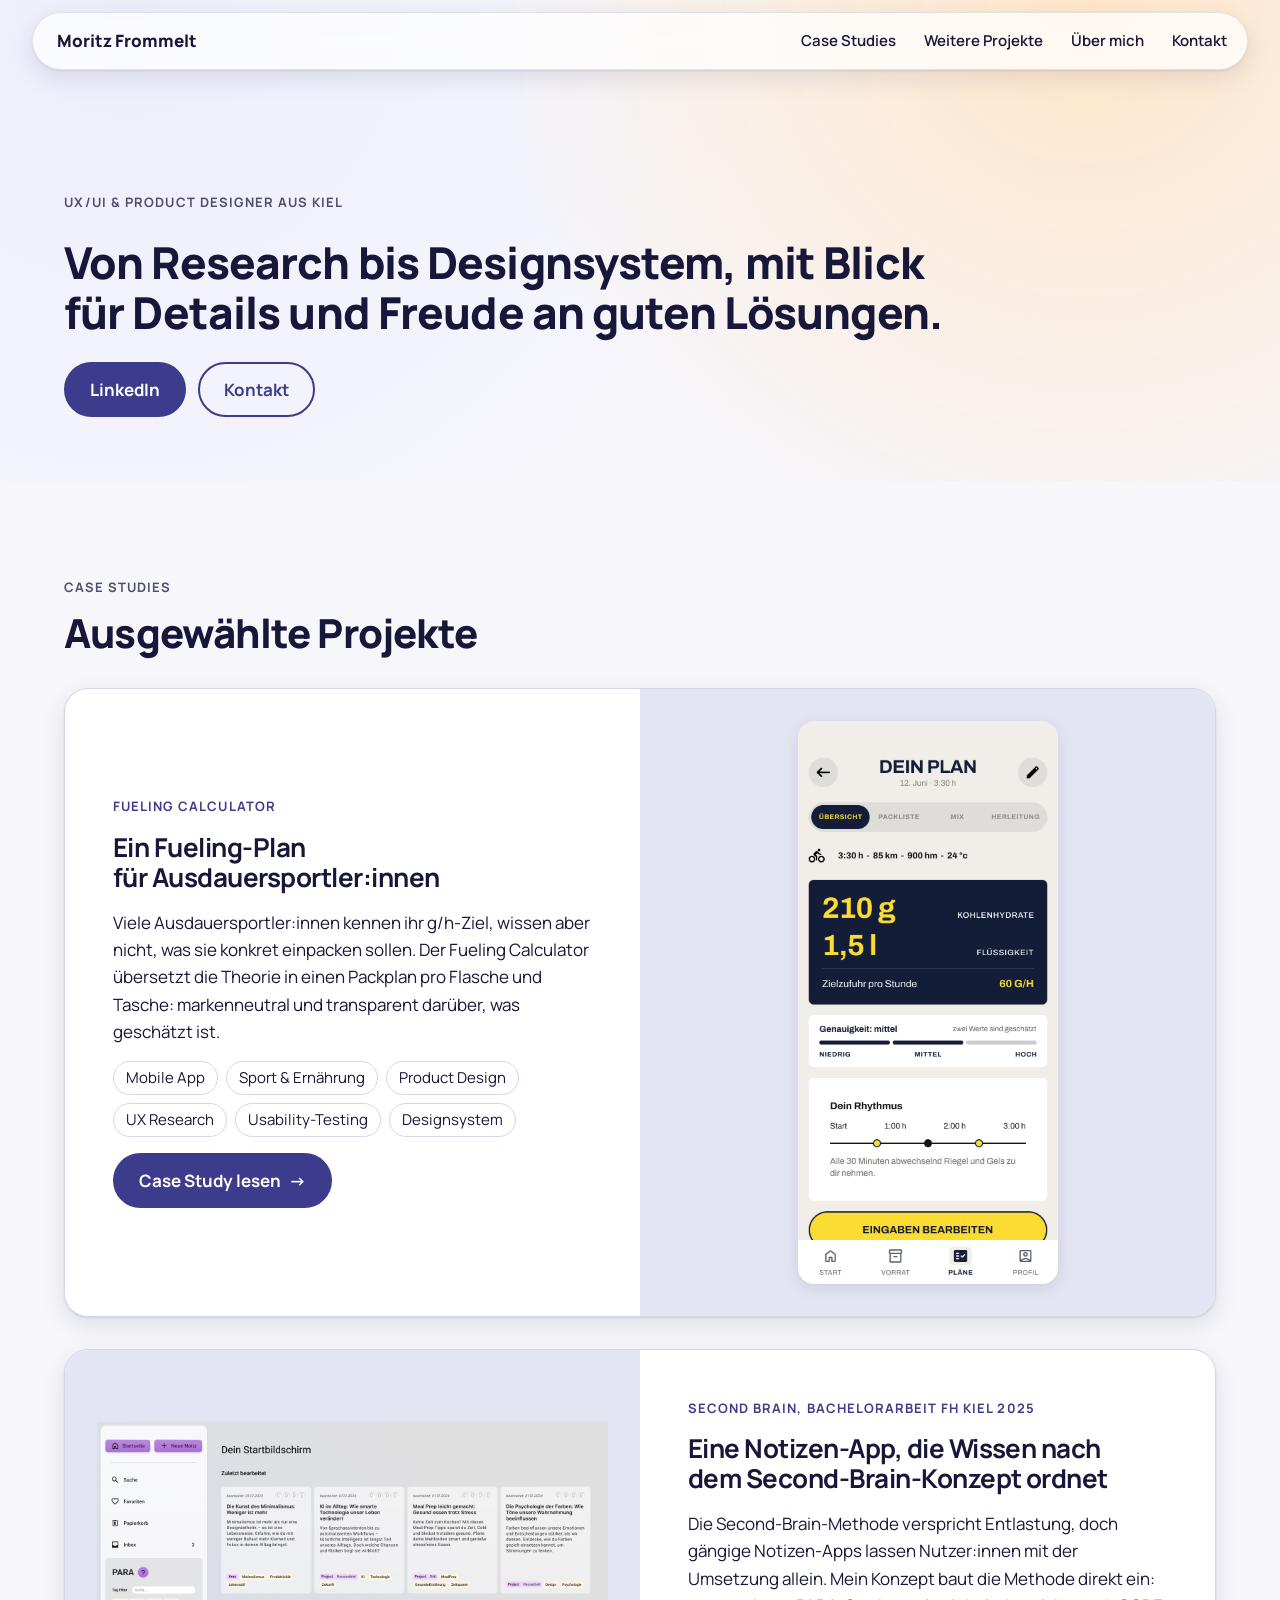
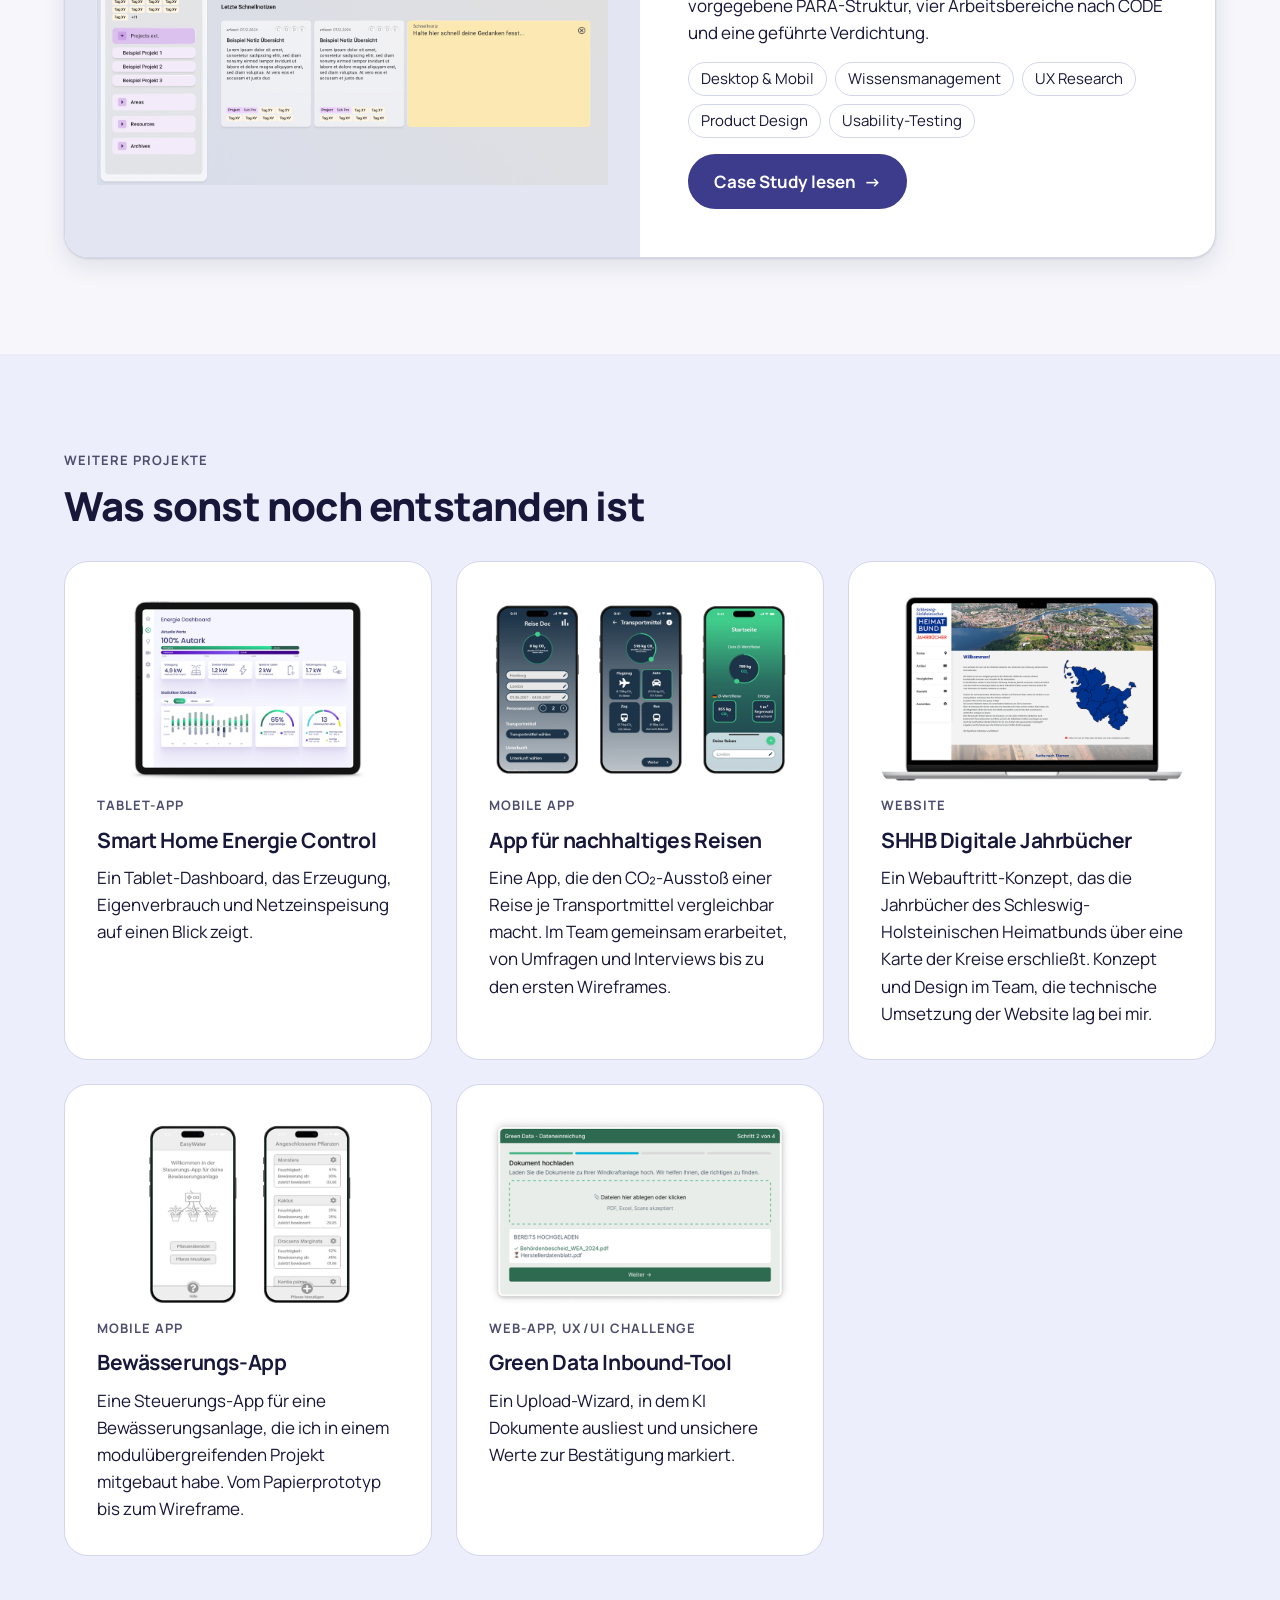
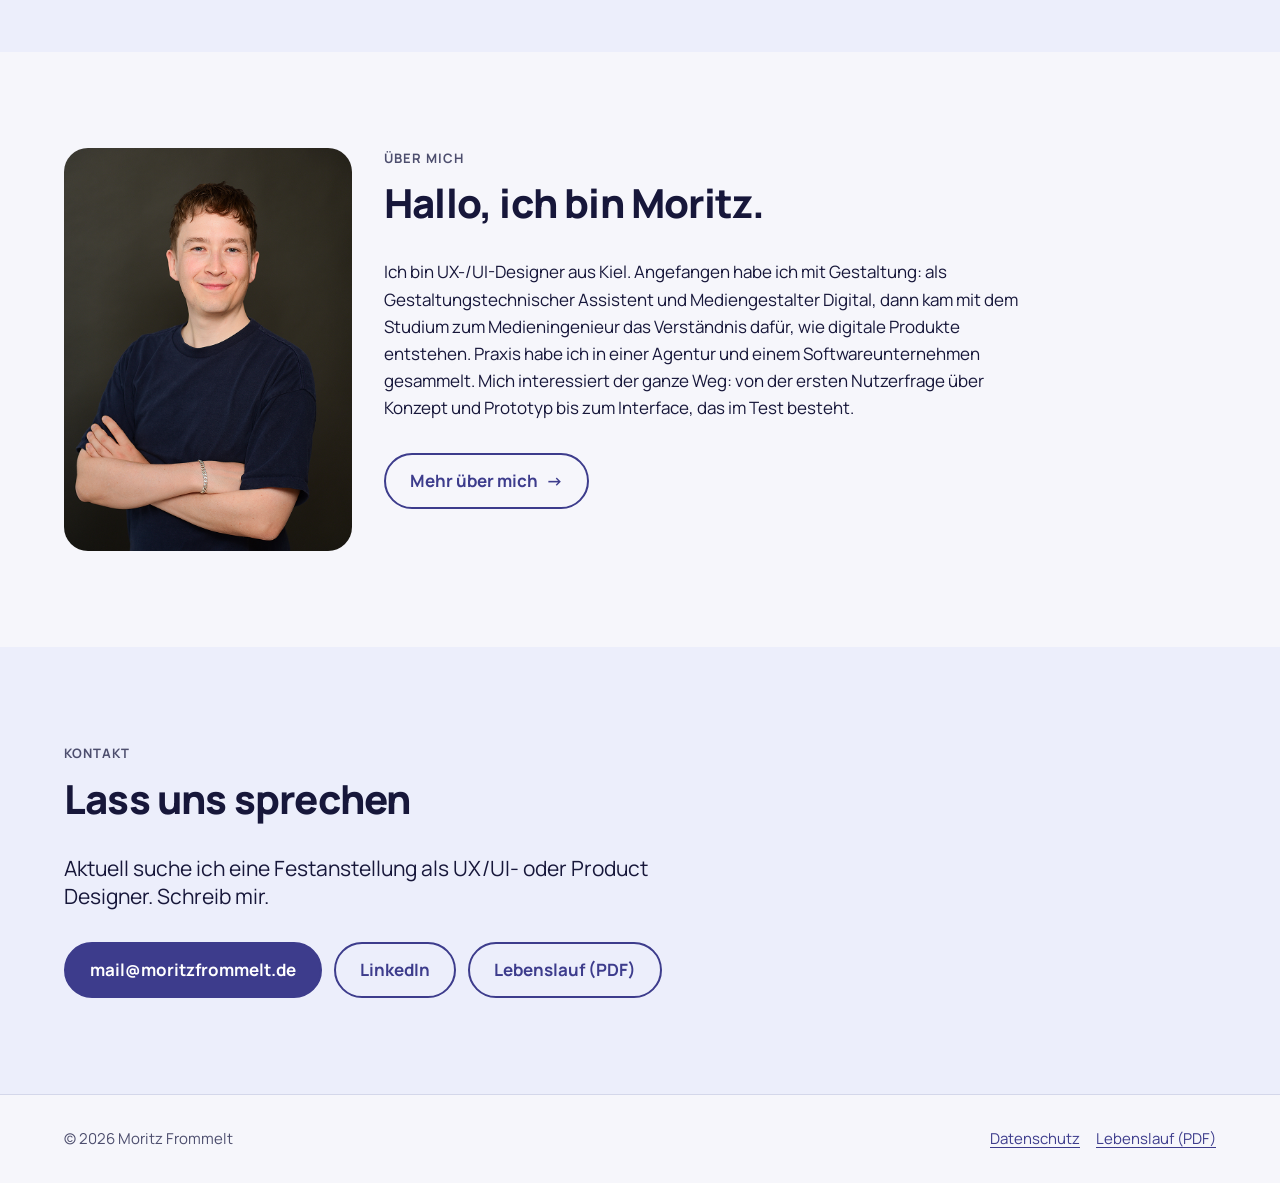
<file: index.html>
<!doctype html>
<html lang="de">
<head>
  <meta charset="utf-8">
  <meta name="viewport" content="width=device-width, initial-scale=1">
  <meta name="robots" content="noindex, nofollow">
  <title>UX/UI & Product Designer aus Kiel</title>
  <meta name="description" content="Portfolio von Moritz Frommelt, UX/UI- und Product Designer aus Kiel: Case Study Fueling Calculator, Bachelorarbeit Second Brain und weitere Arbeiten.">
  <link rel="stylesheet" href="style.css">
</head>
<body id="top">
  <a class="skip-link" href="#inhalt">Zum Inhalt springen</a>

  <!-- S1 · Kopfzeile -->
  <div class="hero-zone">
  <header class="site-header">
    <div class="site-header__bar">
      <a class="site-header__name" href="#top">Moritz Frommelt</a>
      <button class="site-nav-toggle" type="button" aria-expanded="false" aria-controls="hauptnavigation" hidden>
        <svg class="site-nav-toggle__open" viewBox="0 0 24 24" fill="none" stroke="currentColor" stroke-width="2" stroke-linecap="round" aria-hidden="true"><path d="M4 7h16M4 12h16M4 17h16"/></svg>
        <svg class="site-nav-toggle__close" viewBox="0 0 24 24" fill="none" stroke="currentColor" stroke-width="2" stroke-linecap="round" aria-hidden="true"><path d="M6 6l12 12M18 6L6 18"/></svg>
        Menü
      </button>
      <nav class="site-nav" id="hauptnavigation" aria-label="Hauptnavigation">
        <ul>
          <li><a href="#cases">Case Studies</a></li>
          <li><a href="#weitere-projekte">Weitere Projekte</a></li>
          <li><a href="ueber-mich.html">Über mich</a></li>
          <li><a href="#kontakt">Kontakt</a></li>
        </ul>
      </nav>
    </div>
  </header>

    <!-- S2 · Einstieg -->
    <section class="hero" aria-labelledby="hero-titel">
      <div class="container hero__inner">
        <span class="eyebrow">UX/UI &amp; Product Designer aus Kiel</span>
        <h1 id="hero-titel">Von Research bis Designsystem, mit Blick für Details und Freude an guten Lösungen.</h1>
        <div class="hero__actions">
          <a class="button button--primary" href="https://www.linkedin.com/in/moritzfrommelt" target="_blank" rel="noopener">LinkedIn</a>
          <a class="button button--secondary" href="#kontakt">Kontakt</a>
        </div>
      </div>
    </section>
  </div>

  <main id="inhalt">

    <!-- S3 · Case Studies -->
    <section class="section" id="cases" aria-labelledby="cases-titel">
      <div class="container">
        <div class="section__head">
          <span class="eyebrow">Case Studies</span>
          <h2 id="cases-titel">Ausgewählte Projekte</h2>
        </div>

        <div class="stack-lg">
          <article class="case-card">
            <div class="case-card__content">
              <span class="eyebrow eyebrow--accent">Fueling Calculator</span>
              <h3><a href="case-fueling-calculator.html">Ein Fueling-Plan für Ausdauersportler:innen</a></h3>
              <p>Viele Ausdauersportler:innen kennen ihr g/h-Ziel, wissen aber nicht, was
sie konkret einpacken sollen. Der Fueling Calculator übersetzt die Theorie
in einen Packplan pro Flasche und Tasche: markenneutral und transparent
darüber, was geschätzt ist.</p>
              <ul class="inline-list" aria-label="Merkmale">
                <li>Mobile App</li>
                <li>Sport &amp; Ernährung</li>
                <li>Product Design</li>
                <li>UX Research</li>
                <li>Usability-Testing</li>
                <li>Designsystem</li>
              </ul>
              <p><a class="button button--primary" href="case-fueling-calculator.html">Case Study lesen <span aria-hidden="true">→</span></a></p>
            </div>
            <div class="case-card__media">
              <img class="screen" src="media/aktuelle%20Screens/MF2%20–%20Plan%20–%20Übersicht.jpg" width="390" height="844" loading="lazy" decoding="async"
                   alt="Plan-Übersicht der App: 210 g Kohlenhydrate und 1,5 l Flüssigkeit für eine Tour von 3:30 Stunden und 85 km, Genauigkeit mittel">
            </div>
          </article>

          <article class="case-card case-card--reverse">
            <div class="case-card__content">
              <span class="eyebrow eyebrow--accent">Second Brain, Bachelorarbeit FH Kiel 2025</span>
              <h3><a href="case-second-brain.html">Eine Notizen-App, die Wissen nach dem Second-Brain-Konzept ordnet</a></h3>
              <p>Die Second-Brain-Methode verspricht Entlastung, doch gängige Notizen-Apps lassen Nutzer:innen mit der Umsetzung allein. Mein Konzept baut die Methode direkt ein: vorgegebene PARA-Struktur, vier Arbeitsbereiche nach CODE und eine geführte Verdichtung.</p>
              <ul class="inline-list" aria-label="Merkmale">
                <li>Desktop &amp; Mobil</li>
                <li>Wissensmanagement</li>
                <li>UX Research</li>
                <li>Product Design</li>
                <li>Usability-Testing</li>
              </ul>
              <p><a class="button button--primary" href="case-second-brain.html">Case Study lesen <span aria-hidden="true">→</span></a></p>
            </div>
            <div class="case-card__media">
              <img src="media/second-brain/startseite.jpg" width="1440" height="1024" loading="lazy" decoding="async"
                   alt="Startbildschirm der Notizen-App mit PARA-Seitenleiste, zuletzt bearbeiteten Notizen und einem Feld für Schnellnotizen">
            </div>
          </article>
        </div>
      </div>
    </section>

    <!-- S4 · Weitere Projekte -->
    <section class="section section--tint" id="weitere-projekte" aria-labelledby="arbeiten-titel">
      <div class="container">
        <div class="section__head">
          <span class="eyebrow">Weitere Projekte</span>
          <h2 id="arbeiten-titel">Was sonst noch entstanden ist</h2>
        </div>

        <div class="grid grid--3">
          <article class="card work-tile">
            <img src="media/tile-smart-home-energie.png" width="800" height="500" loading="lazy" decoding="async"
                 alt="Tablet-Dashboard „Energie Dashboard“: 100 % autark, mit Kacheln zu Erzeugung, Verbrauch, Speicher und Netzeinspeisung sowie einer Wochenstatistik">
            <span class="eyebrow">Tablet-App</span>
            <h3>Smart Home Energie Control</h3>
            <p>Ein Tablet-Dashboard, das Erzeugung, Eigenverbrauch und Netzeinspeisung auf einen Blick zeigt.</p>
          </article>

          <article class="card work-tile">
            <img src="media/tile-reise-app.png" width="800" height="500" loading="lazy" decoding="async"
                 alt="Drei Screens der Reise-App: CO₂-Rechner „Reise Doc“, Auswahl des Transportmittels und Startseite mit Reiseübersicht">
            <span class="eyebrow">Mobile App</span>
            <h3>App für nachhaltiges Reisen</h3>
            <p>Eine App, die den CO₂-Ausstoß einer Reise je Transportmittel vergleichbar macht. Im Team gemeinsam erarbeitet, von Umfragen und Interviews bis zu den ersten Wireframes.</p>
          </article>

          <article class="card work-tile">
            <img src="media/tile-shhb-jahrbuecher.png" width="800" height="500" loading="lazy" decoding="async"
                 alt="Startseite der SHHB-Jahrbücher-Website mit Luftbildbanner und einer klickbaren Karte der Kreise Schleswig-Holsteins">
            <span class="eyebrow">Website</span>
            <h3>SHHB Digitale Jahrbücher</h3>
            <p>Ein Webauftritt-Konzept, das die Jahrbücher des Schleswig-Holsteinischen Heimatbunds über eine Karte der Kreise erschließt. Konzept und Design im Team, die technische Umsetzung der Website lag bei mir.</p>
          </article>

          <article class="card work-tile">
            <img src="media/tile-bewaesserung-app.png" width="800" height="500" loading="lazy" decoding="async"
                 alt="Zwei Wireframe-Screens der App EasyWater: Startseite der Steuerungs-App und Liste der angeschlossenen Pflanzen mit Feuchtigkeitswerten">
            <span class="eyebrow">Mobile App</span>
            <h3>Bewässerungs-App</h3>
            <p>Eine Steuerungs-App für eine Bewässerungsanlage, die ich in einem modulübergreifenden Projekt mitgebaut habe. Vom Papierprototyp bis zum Wireframe.</p>
          </article>

          <article class="card work-tile">
            <img src="media/tile-green-data.png" width="800" height="500" loading="lazy" decoding="async"
                 alt="Upload-Wizard von Green Data, Schritt 2 von 4: Dokumente zur Windkraftanlage hochladen, zwei Dateien sind bereits hinterlegt">
            <span class="eyebrow">Web-App, UX/UI Challenge</span>
            <h3>Green Data Inbound-Tool</h3>
            <p>Ein Upload-Wizard, in dem KI Dokumente ausliest und unsichere Werte zur Bestätigung markiert.</p>
          </article>
        </div>
      </div>
    </section>

    <!-- S5 · Über mich -->
    <section class="section" id="ueber-mich" aria-labelledby="ueber-titel">
      <div class="container about">
        <img class="about__portrait" src="media/profil/pb_komprimiert_v3.jpg" width="412" height="577" loading="lazy" decoding="async"
             alt="Moritz Frommelt, lächelnd, mit verschränkten Armen vor dunklem Hintergrund">
        <div class="stack-lg">
          <div class="section__head">
            <span class="eyebrow">Über mich</span>
            <h2 id="ueber-titel">Hallo, ich bin Moritz.</h2>
          </div>
          <p>Ich bin UX-/UI-Designer aus Kiel. Angefangen habe ich mit Gestaltung: als Gestaltungstechnischer Assistent und Mediengestalter Digital, dann kam mit dem Studium zum Medieningenieur das Verständnis dafür, wie digitale Produkte entstehen. Praxis habe ich in einer Agentur und einem Softwareunternehmen gesammelt. Mich interessiert der ganze Weg: von der ersten Nutzerfrage über Konzept und Prototyp bis zum Interface, das im Test besteht.</p>
          <p><a class="button button--secondary" href="ueber-mich.html">Mehr über mich <span aria-hidden="true">→</span></a></p>
        </div>
      </div>
    </section>

    <!-- S7 · Kontakt -->
    <section class="section section--tint" id="kontakt" aria-labelledby="kontakt-titel">
      <div class="container contact stack-lg">
        <div class="section__head">
          <span class="eyebrow">Kontakt</span>
          <h2 id="kontakt-titel">Lass uns sprechen</h2>
        </div>
        <p class="lead">Aktuell suche ich eine Festanstellung als UX/UI- oder Product Designer. Schreib mir.</p>
        <div class="contact__links">
          <a class="button button--primary" href="mailto:mail@moritzfrommelt.de">mail@moritzfrommelt.de</a>
          <a class="button button--secondary" href="https://www.linkedin.com/in/moritzfrommelt" target="_blank" rel="noopener">LinkedIn</a>
          <a class="button button--secondary" href="unterlagen/Lebenslauf_Moritz-Frommelt_final.pdf" target="_blank" rel="noopener">Lebenslauf (PDF)</a>
        </div>
      </div>
    </section>
  </main>

  <!-- S8 · Fußzeile -->
  <footer class="site-footer">
    <div class="container site-footer__inner">
      <p>© 2026 Moritz Frommelt</p>
      <ul>
        <!-- <li><a href="impressum.html">Impressum</a></li> -->
        <li><a href="datenschutz.html">Datenschutz</a></li>
        <li><a href="unterlagen/Lebenslauf_Moritz-Frommelt_final.pdf" target="_blank" rel="noopener">Lebenslauf (PDF)</a></li>
      </ul>
    </div>
  </footer>

  <script>
    // Hauptmenü: unter 60 em aufklappbar, ohne Skript bleibt es sichtbar
    (function () {
      var header = document.querySelector('.site-header');
      var button = header && header.querySelector('.site-nav-toggle');
      if (!button) return;
      header.classList.add('site-header--js');
      button.hidden = false;
      function setOpen(open) {
        header.classList.toggle('is-open', open);
        button.setAttribute('aria-expanded', String(open));
      }
      button.addEventListener('click', function () { setOpen(!header.classList.contains('is-open')); });
      Array.prototype.forEach.call(header.querySelectorAll('.site-nav a'), function (link) {
        link.addEventListener('click', function () { setOpen(false); });
      });
      document.addEventListener('keydown', function (event) {
        if (event.key === 'Escape' && header.classList.contains('is-open')) { setOpen(false); button.focus(); }
      });
      window.matchMedia('(min-width: 60em)').addEventListener('change', function () { setOpen(false); });
    })();
  </script>
</body>
</html>
</file>
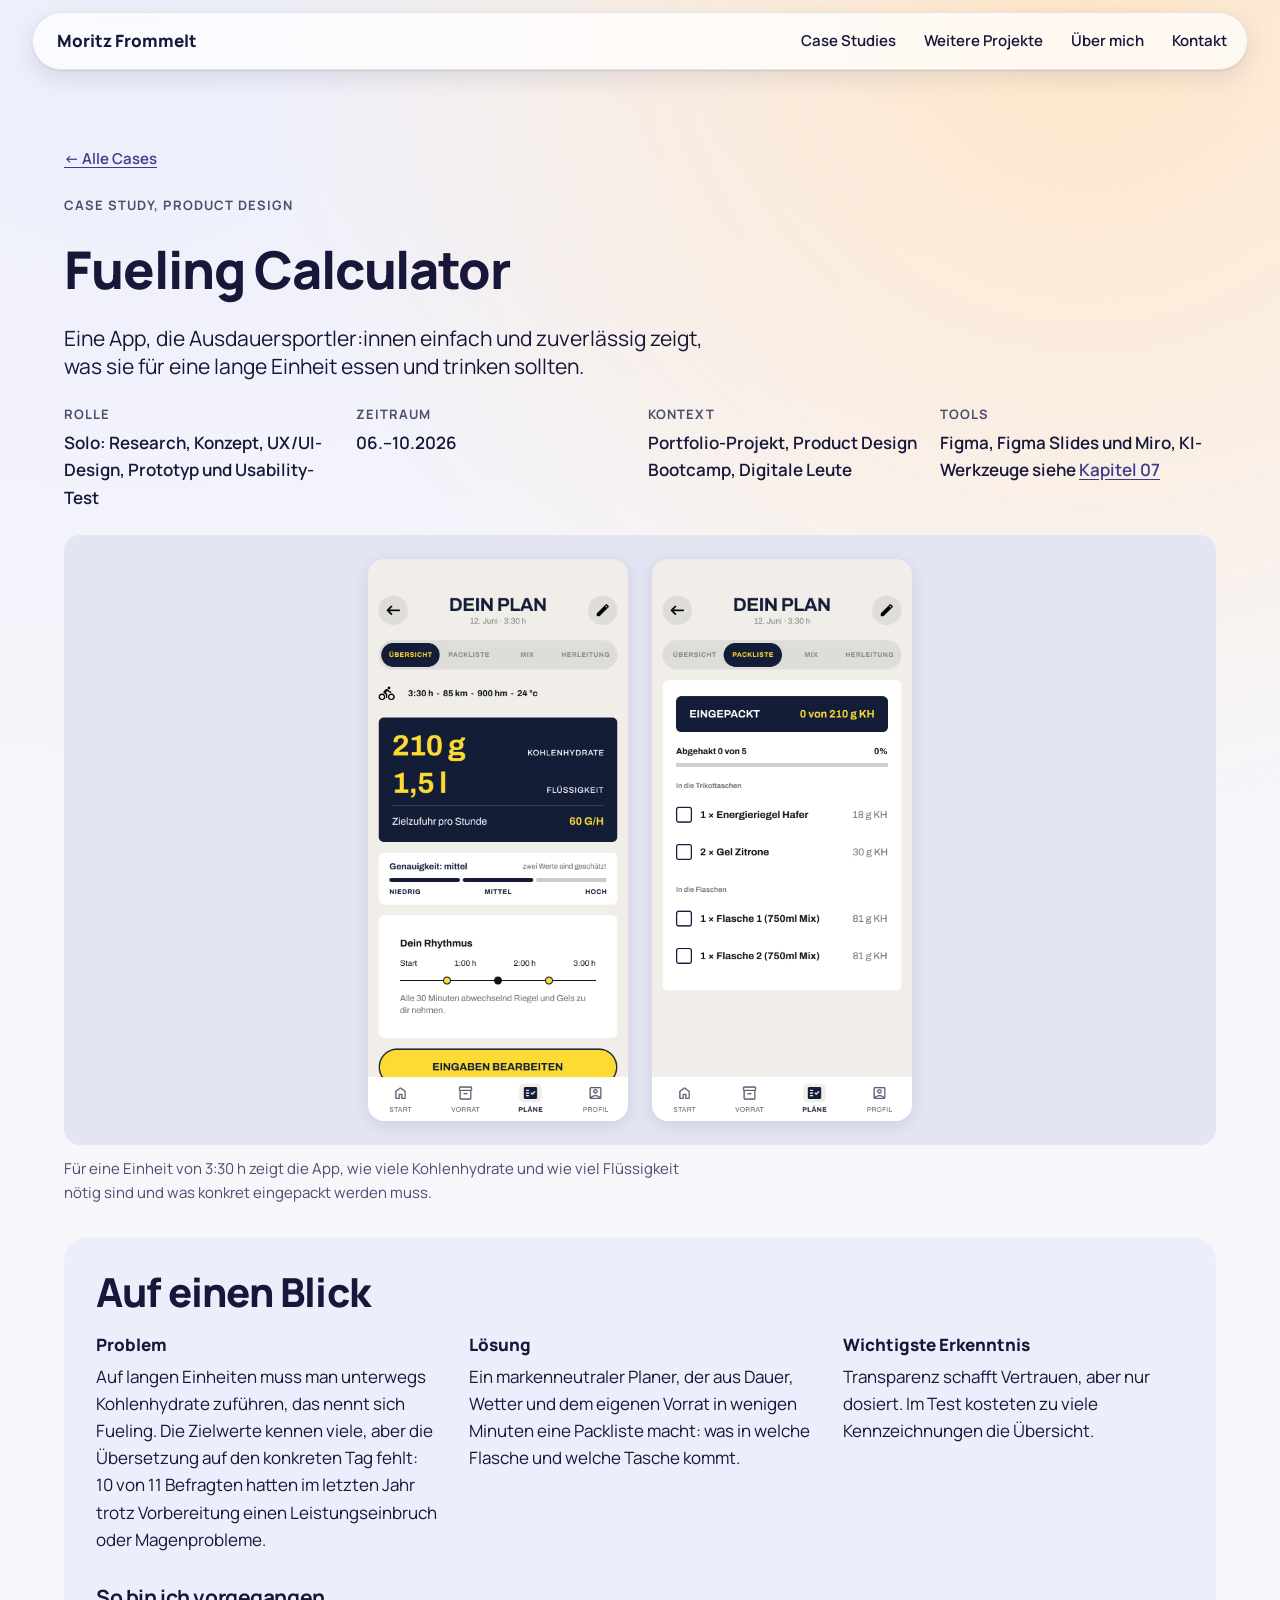
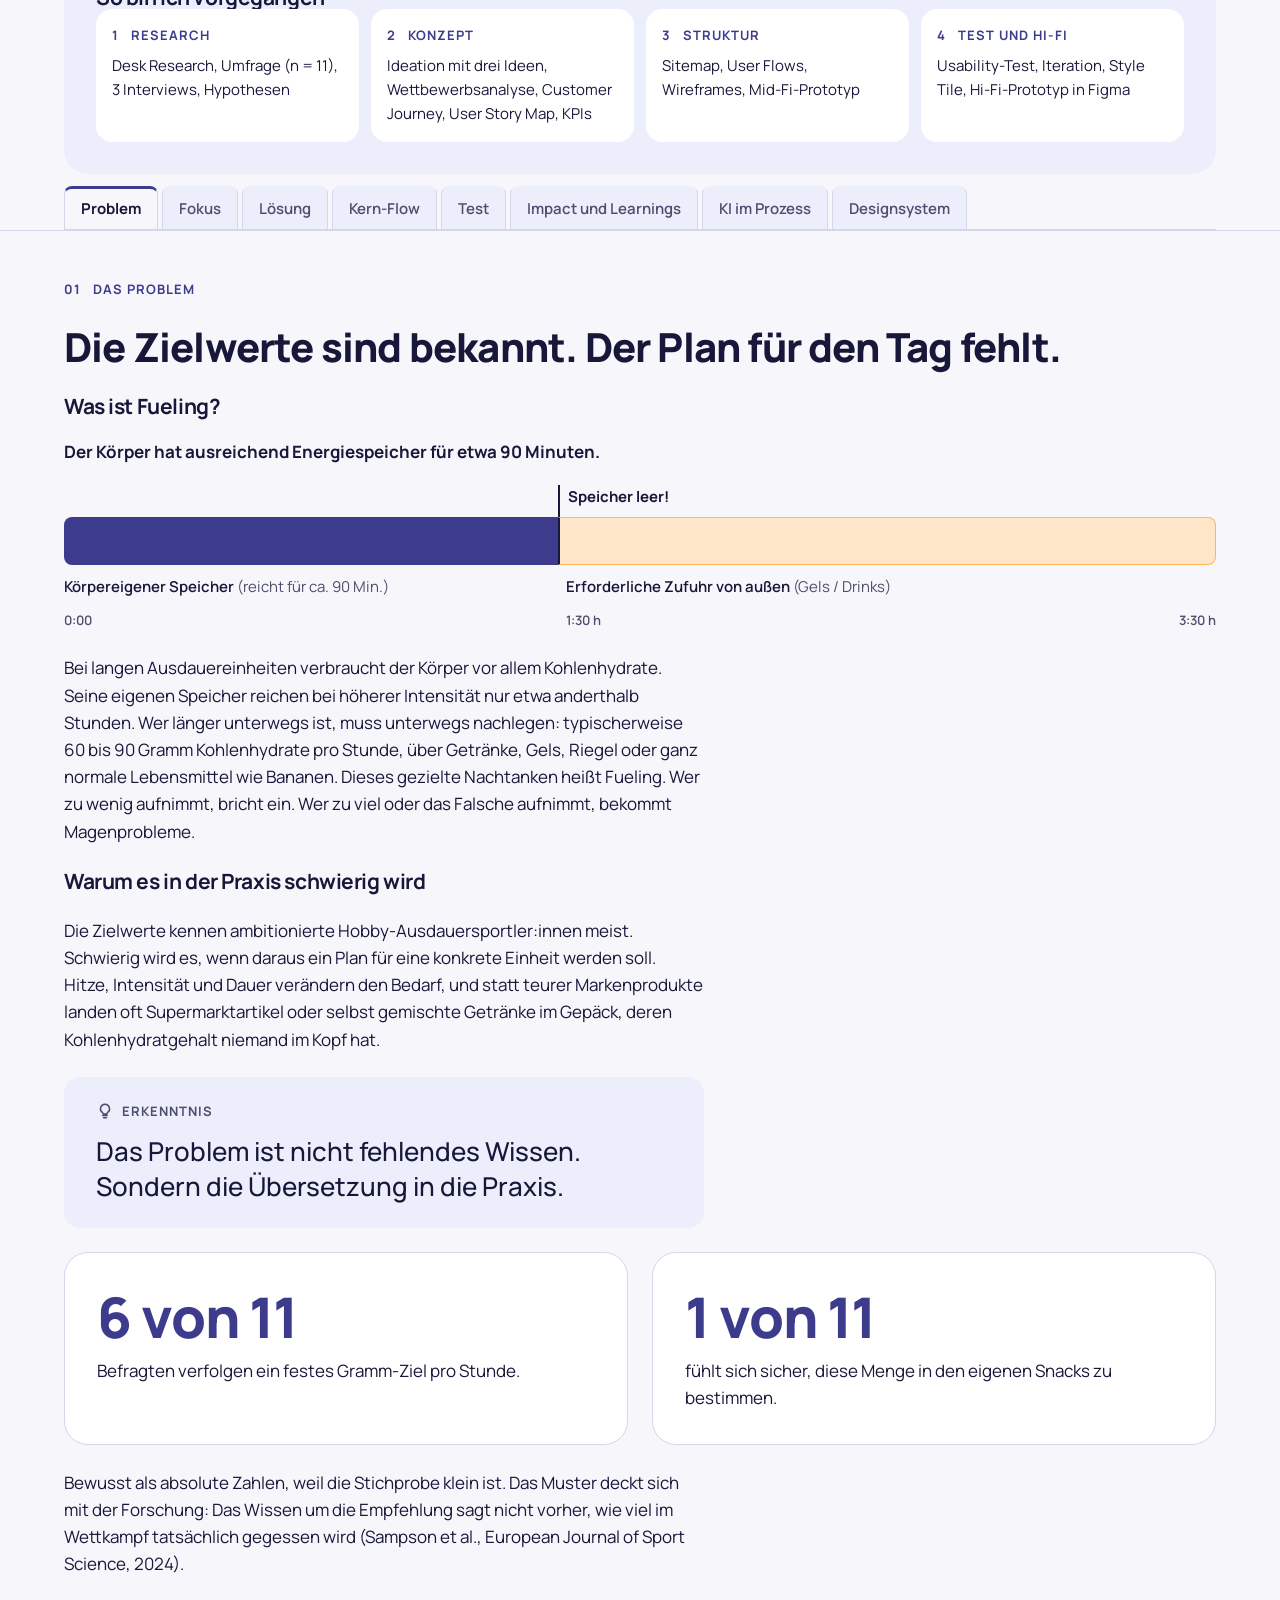
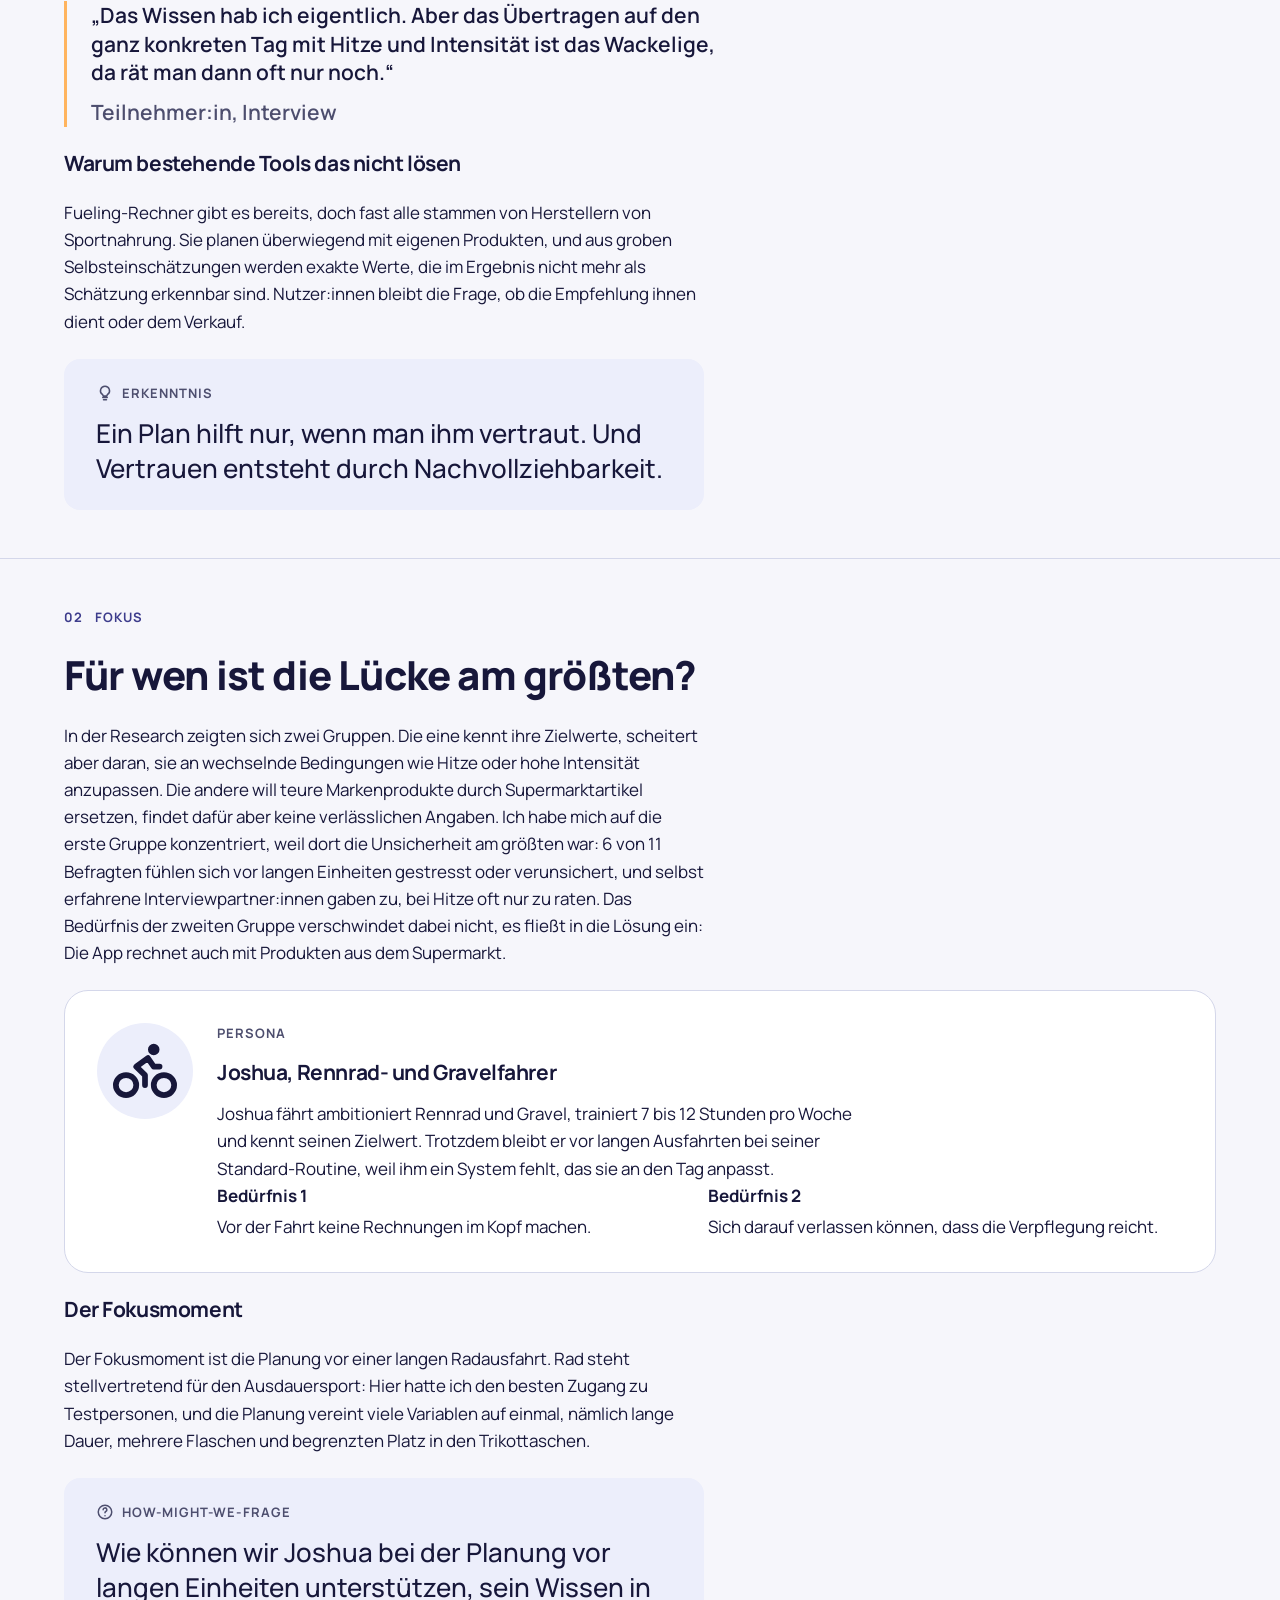
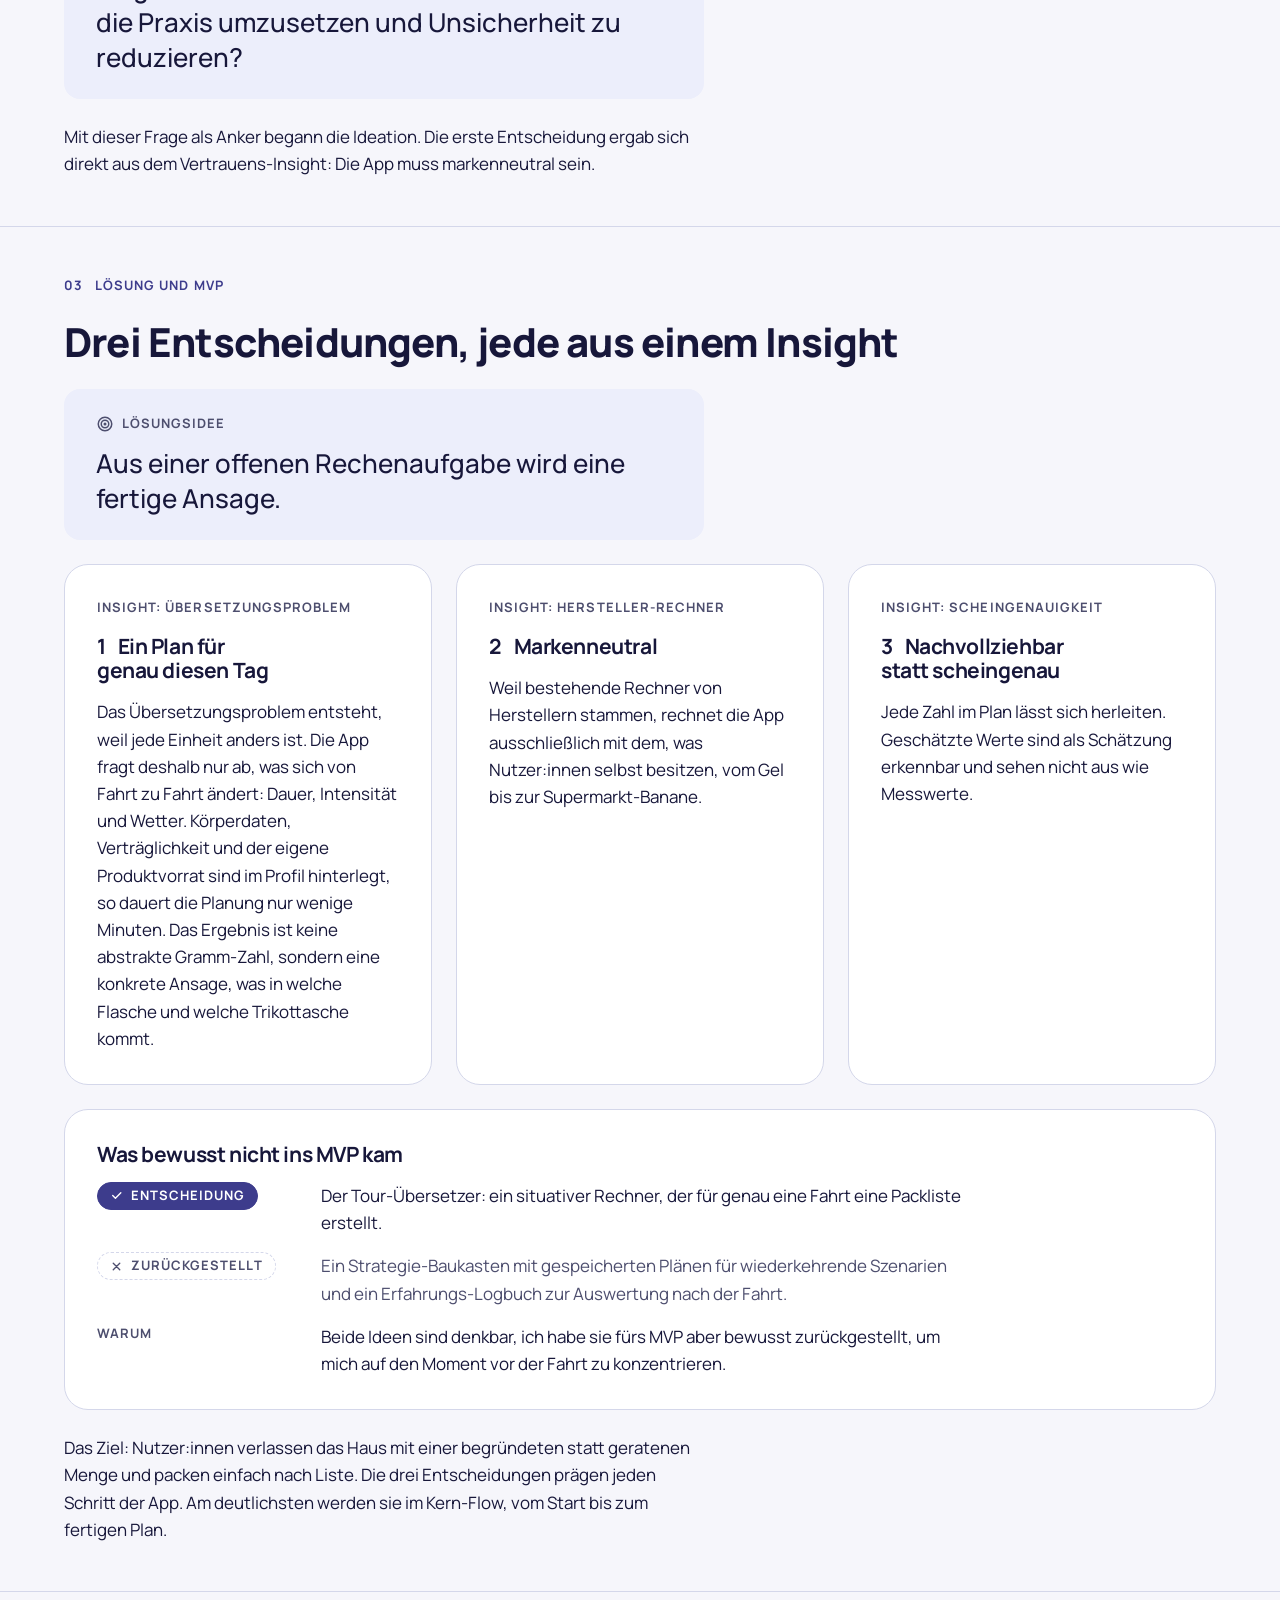
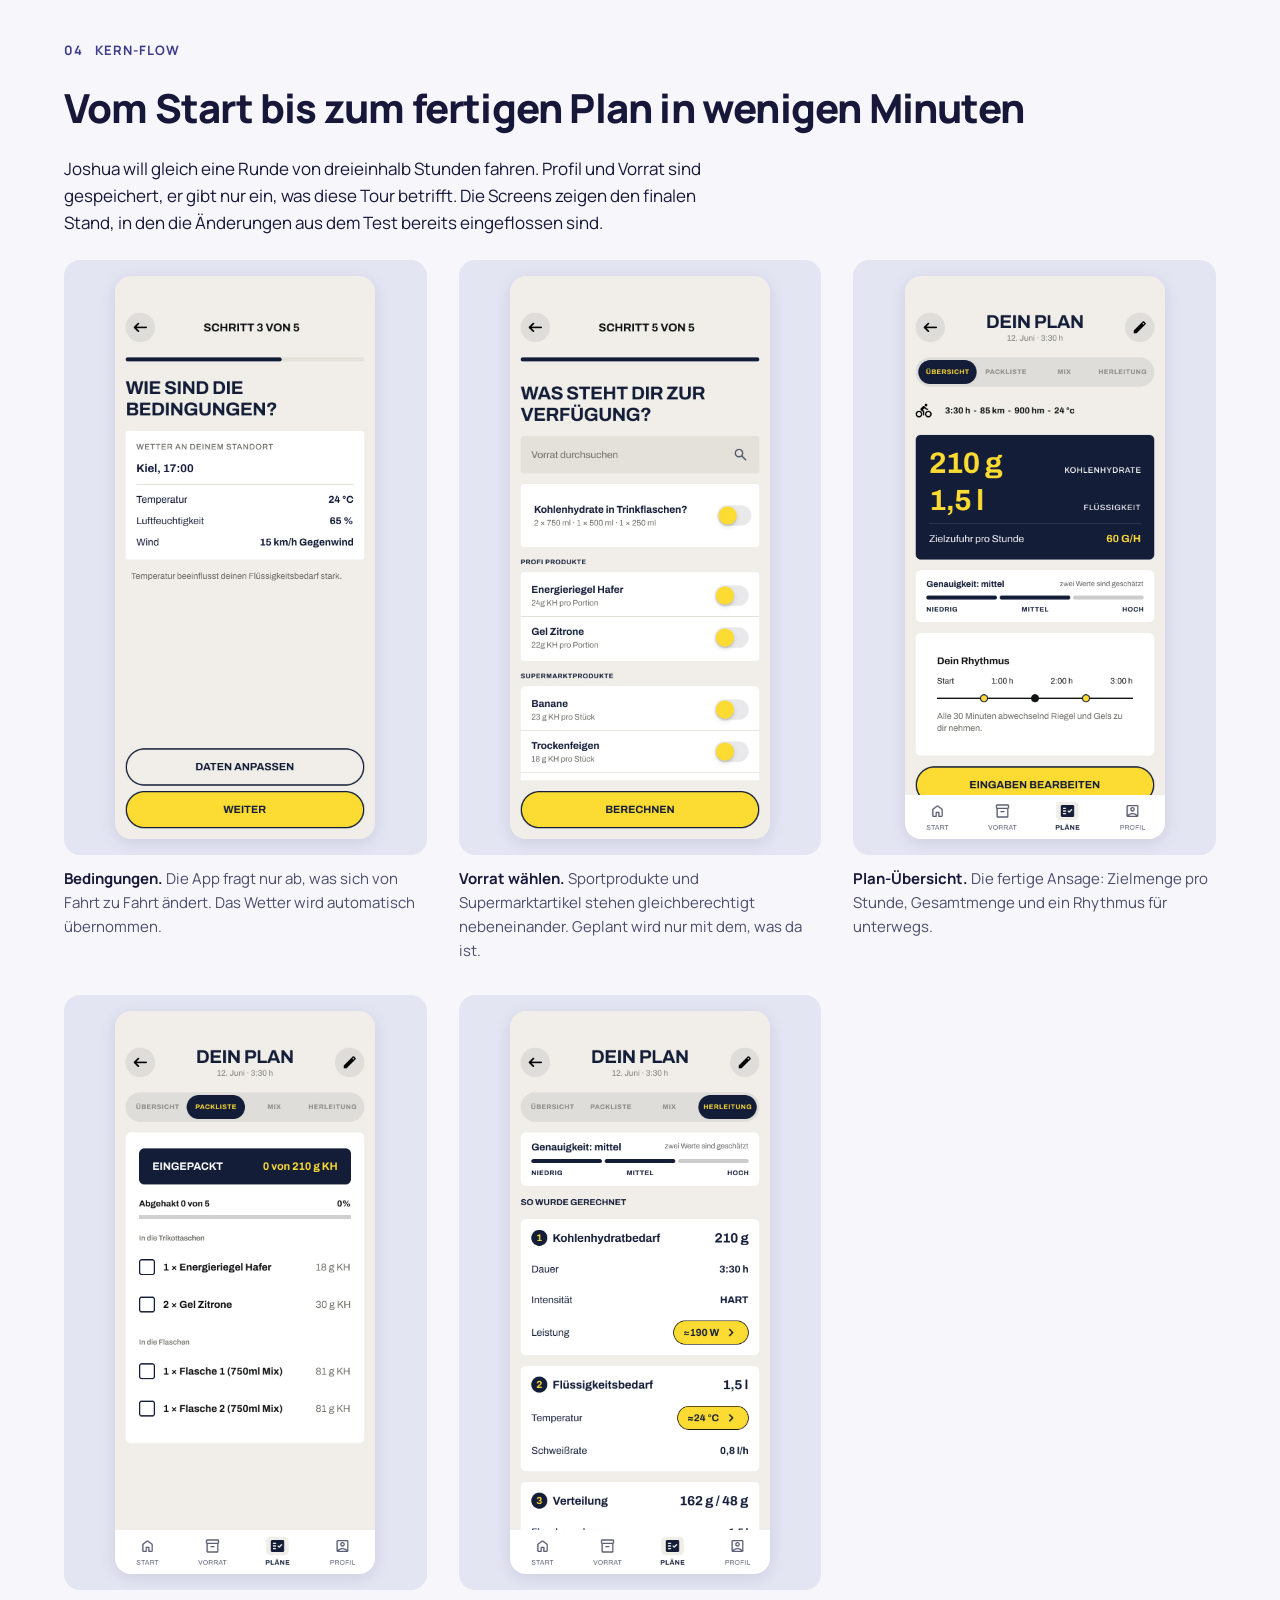
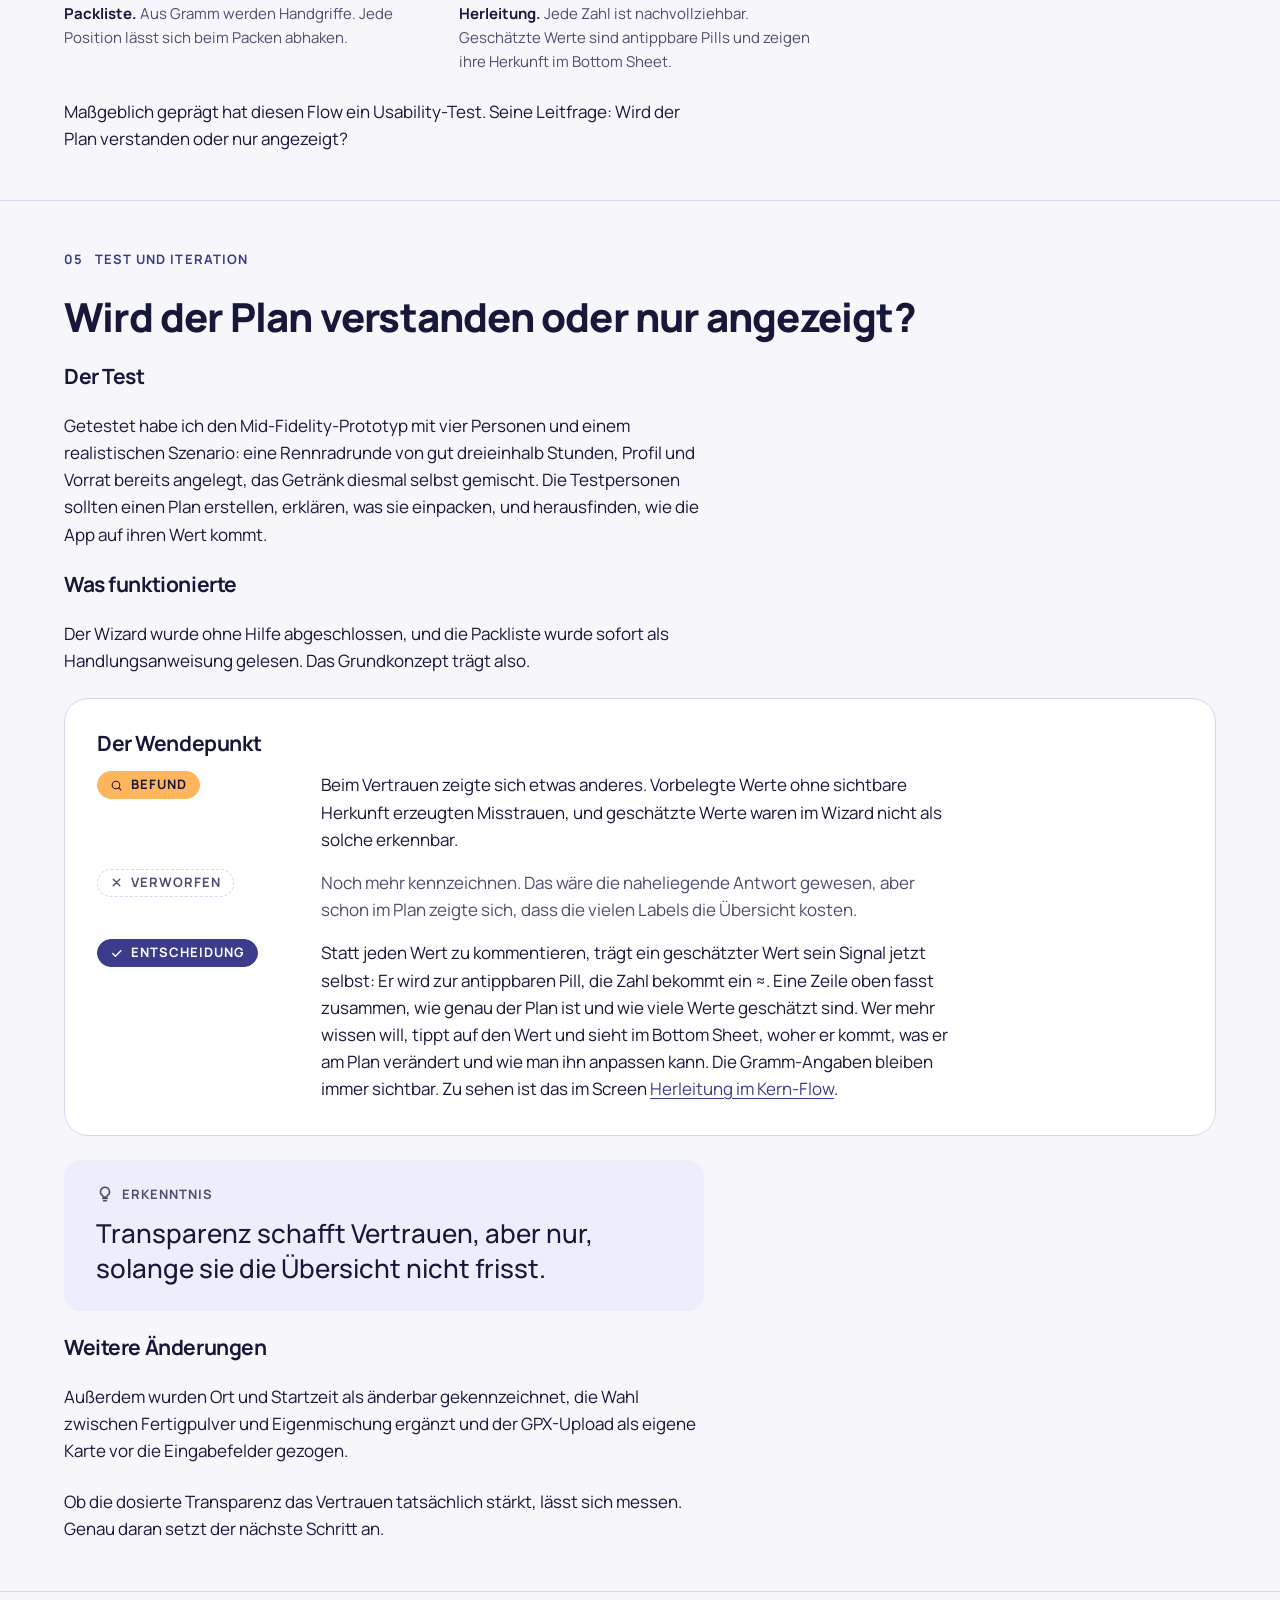
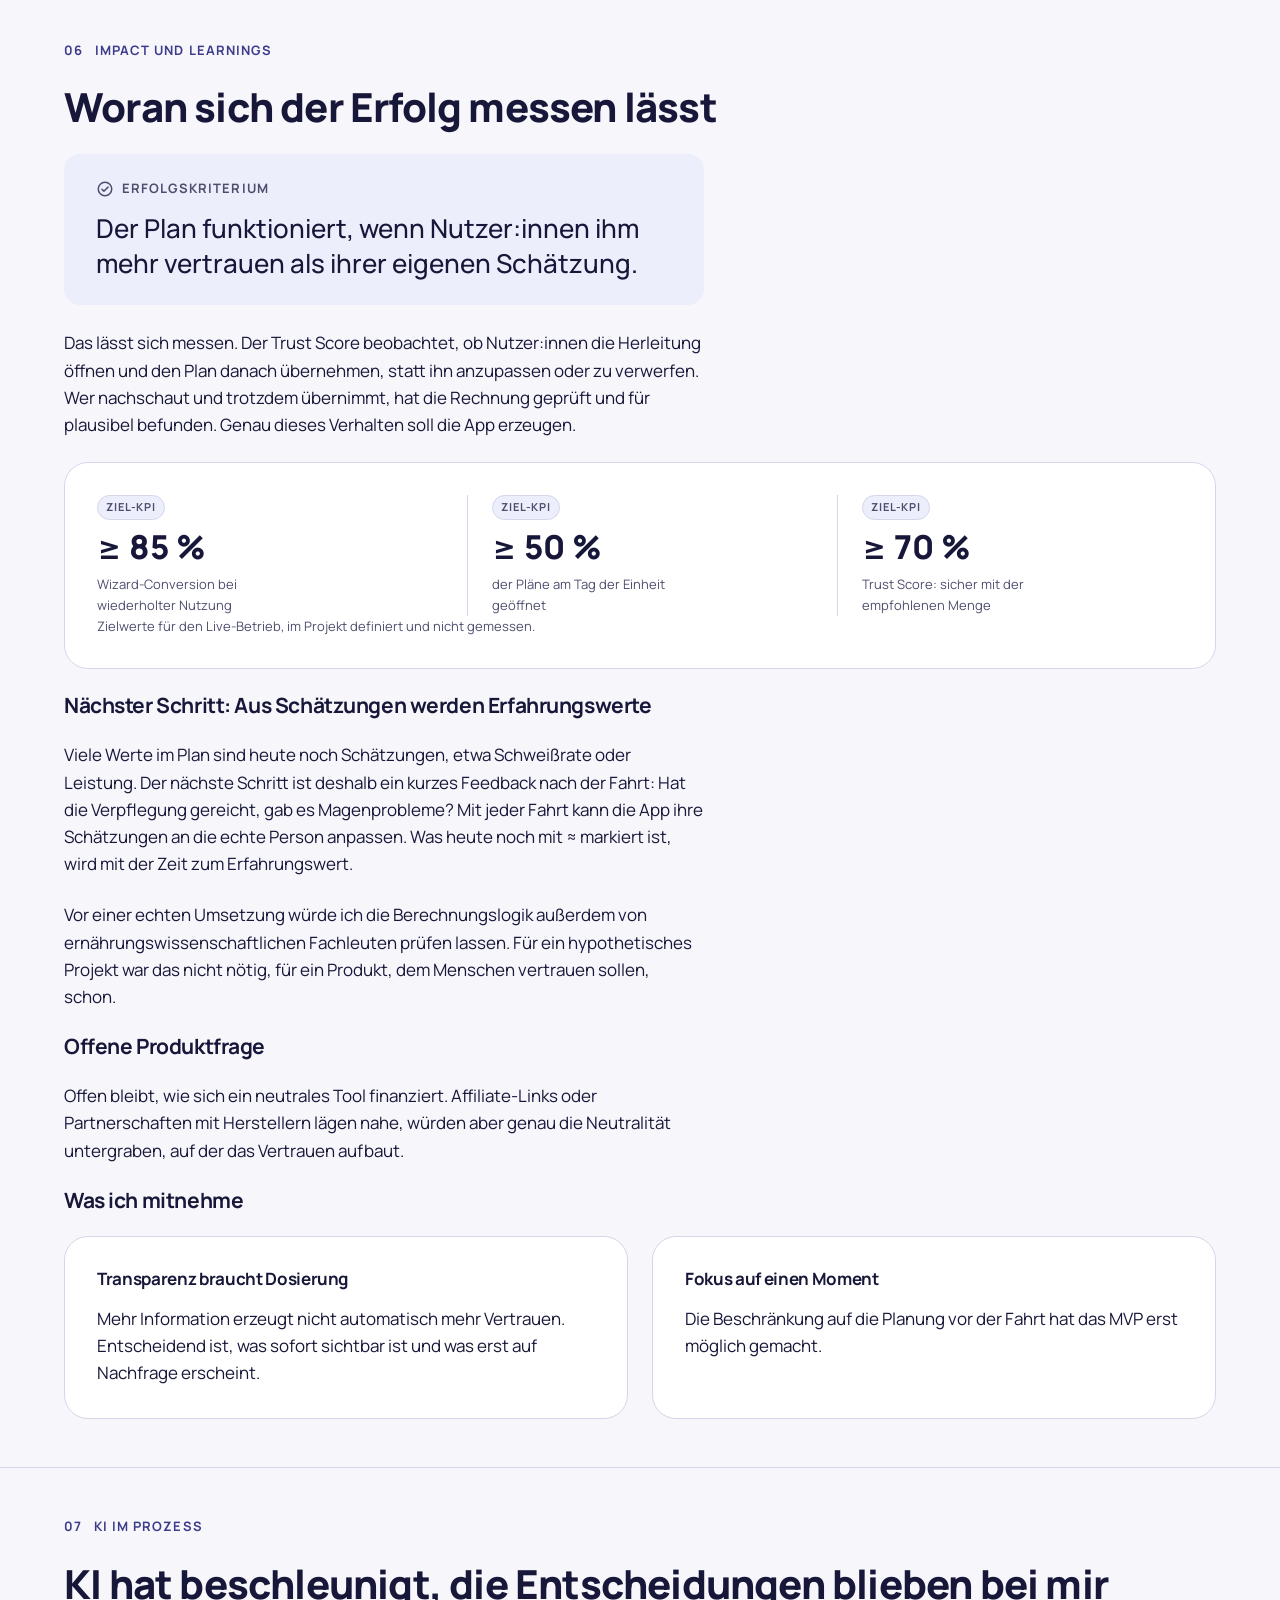
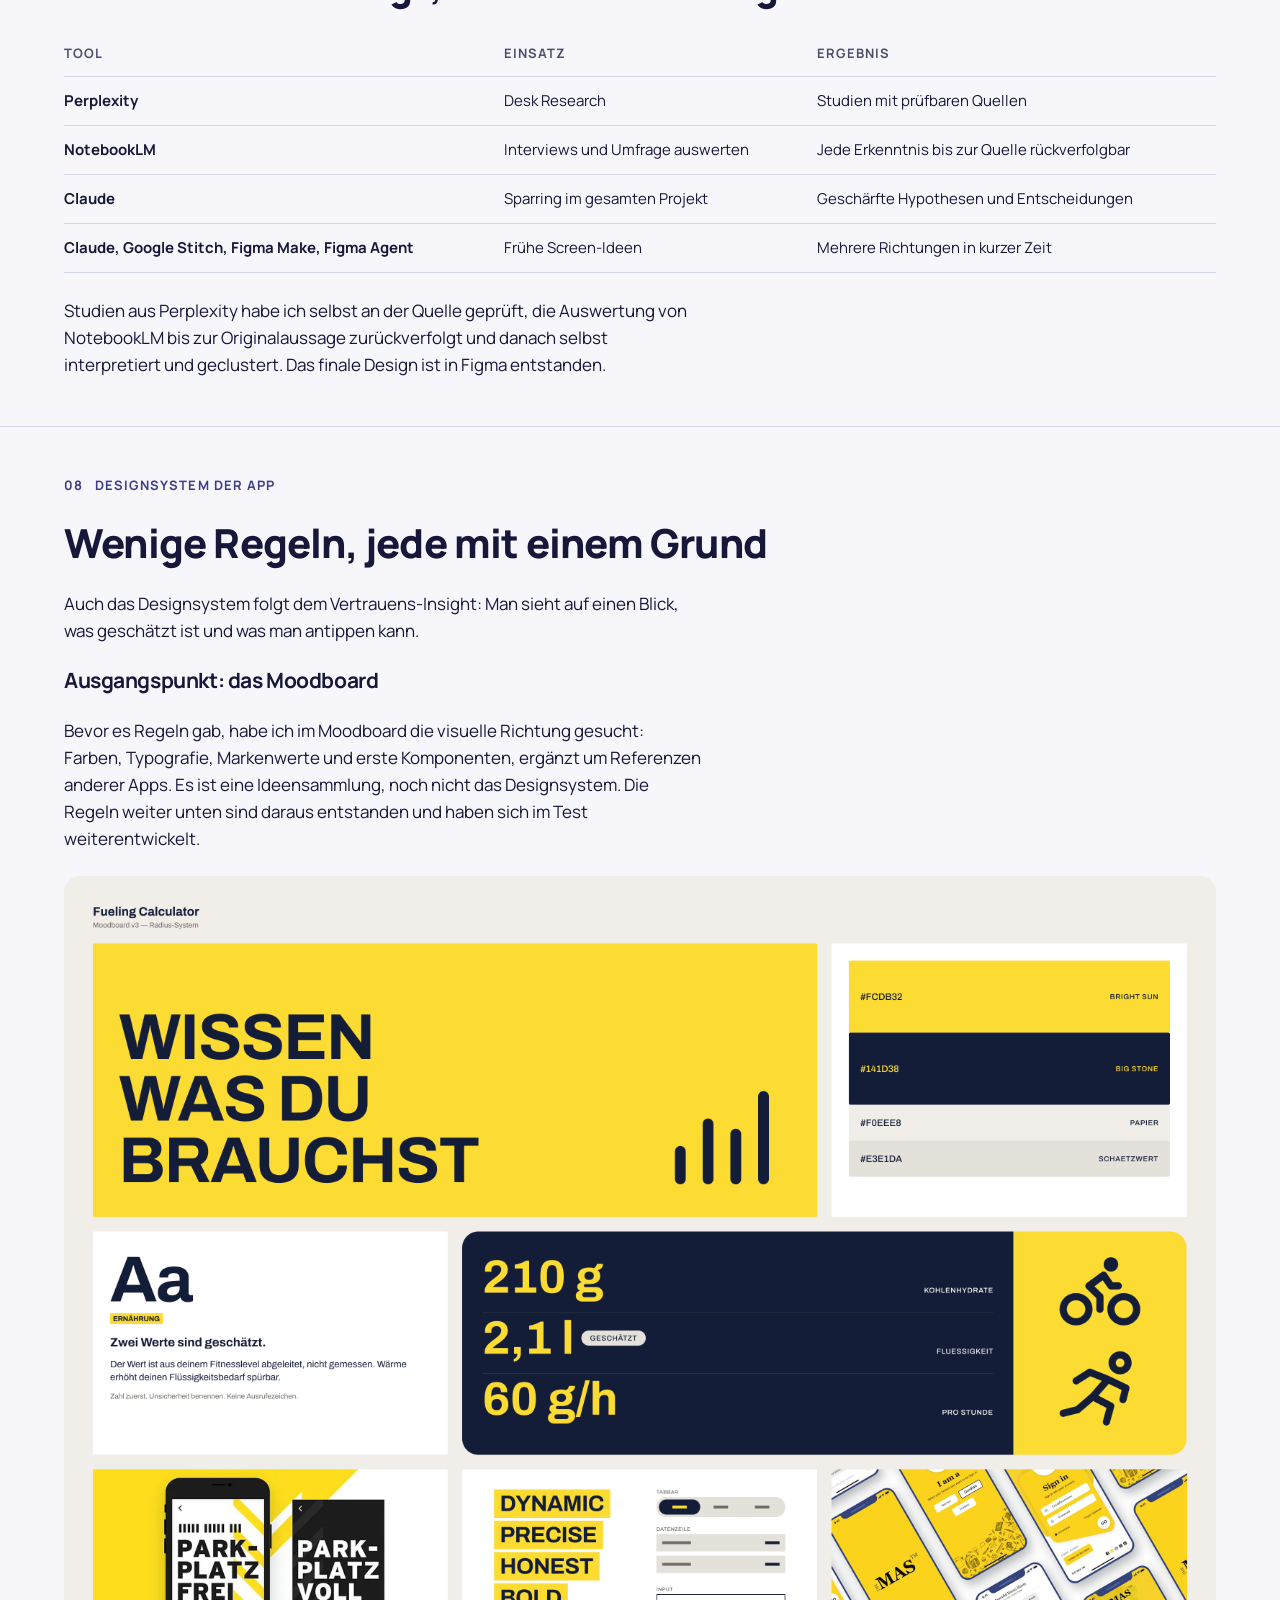
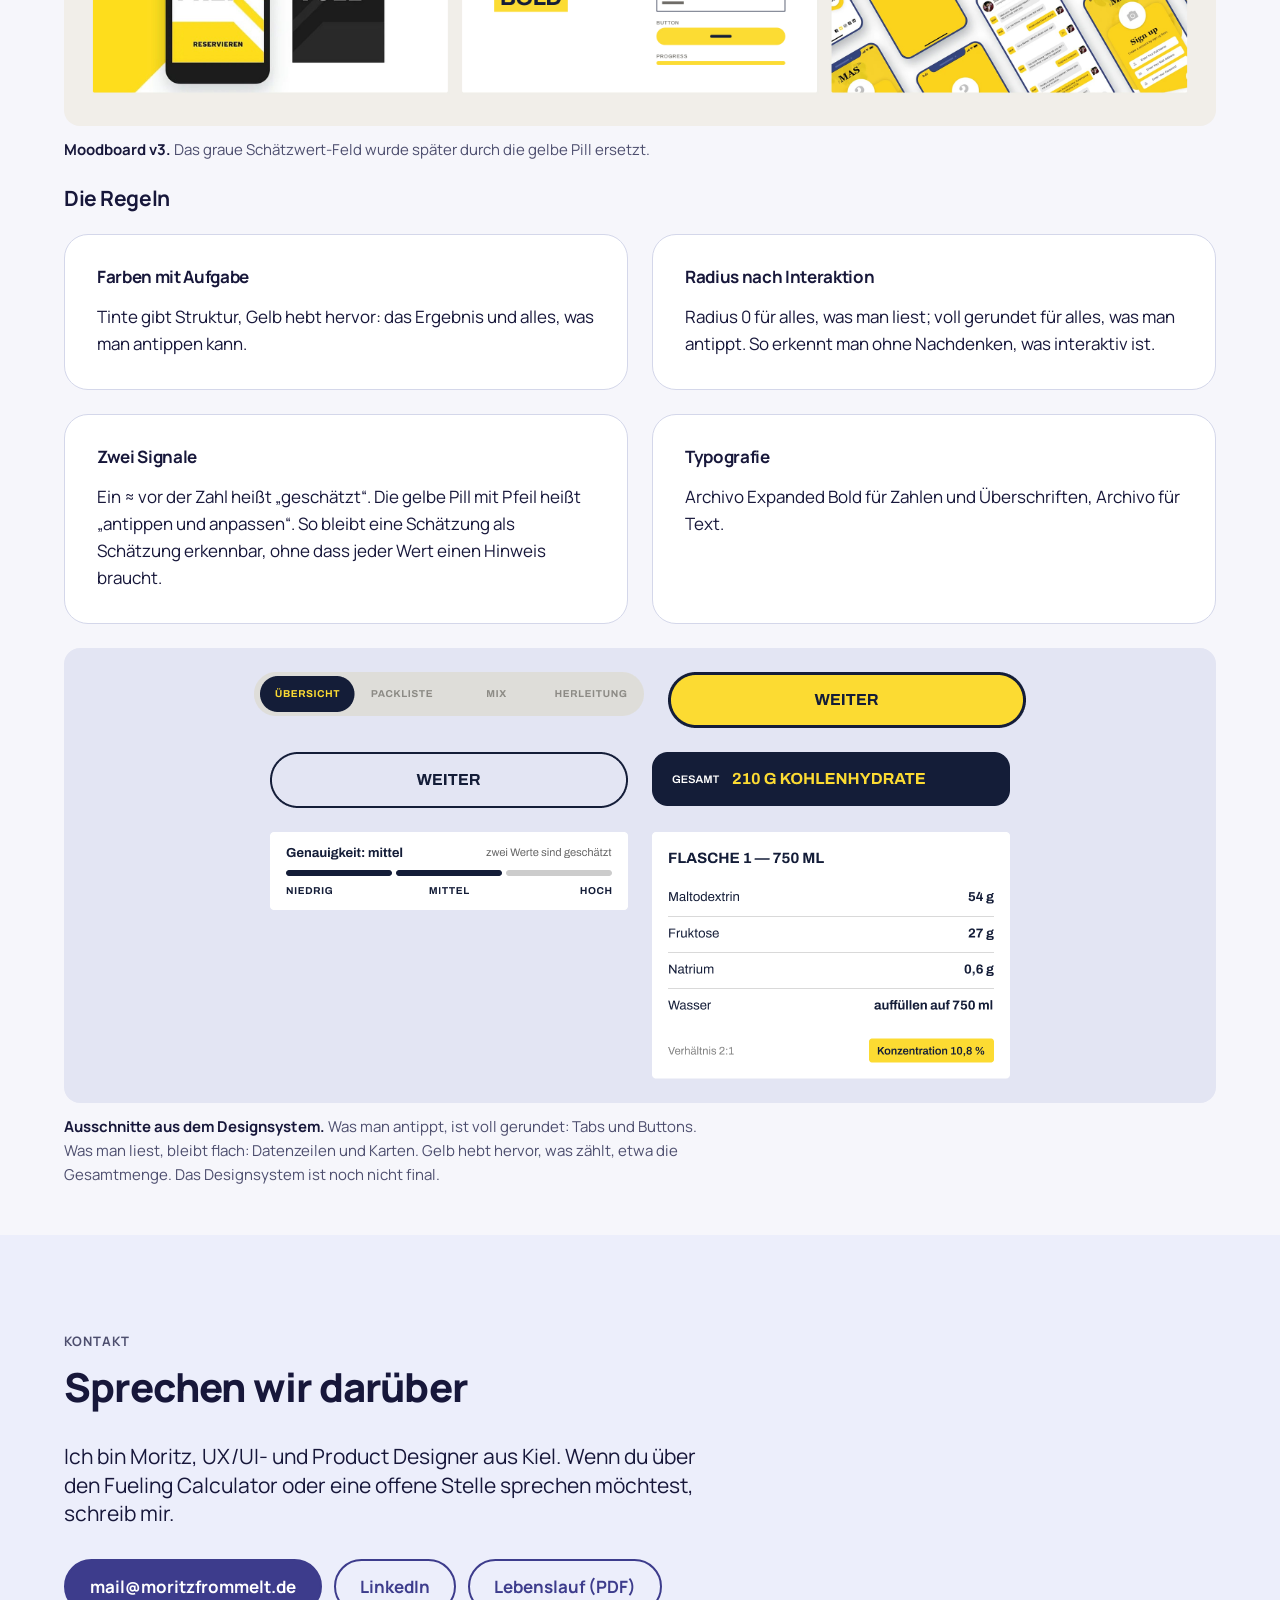
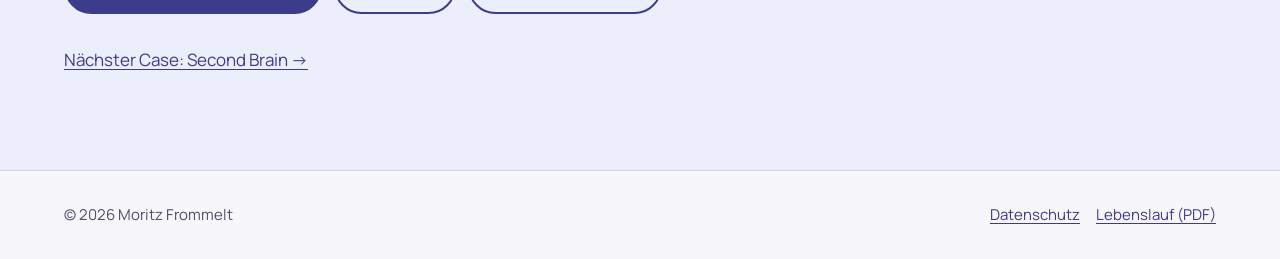
<file: case-fueling-calculator.html>
<!doctype html>
<html lang="de">
<head>
  <meta charset="utf-8">
  <meta name="viewport" content="width=device-width, initial-scale=1">
  <meta name="robots" content="noindex, nofollow">
  <title>Fueling Calculator: Case Study von Moritz Frommelt</title>
  <meta name="description" content="Case Study: eine markenneutrale App, die für lange Ausdauereinheiten plant, was in welche Flasche und Tasche kommt. Research, Konzept, UI und Test.">
  <link rel="stylesheet" href="style.css">
</head>
<body>
  <a class="skip-link" href="#inhalt">Zum Inhalt springen</a>

  <div class="hero-zone">
  <header class="site-header">
    <div class="site-header__bar">
      <a class="site-header__name" href="index.html">Moritz Frommelt</a>
      <button class="site-nav-toggle" type="button" aria-expanded="false" aria-controls="hauptnavigation" hidden>
        <svg class="site-nav-toggle__open" viewBox="0 0 24 24" fill="none" stroke="currentColor" stroke-width="2" stroke-linecap="round" aria-hidden="true"><path d="M4 7h16M4 12h16M4 17h16"/></svg>
        <svg class="site-nav-toggle__close" viewBox="0 0 24 24" fill="none" stroke="currentColor" stroke-width="2" stroke-linecap="round" aria-hidden="true"><path d="M6 6l12 12M18 6L6 18"/></svg>
        Menü
      </button>
      <nav class="site-nav" id="hauptnavigation" aria-label="Hauptnavigation">
        <ul>
          <li><a href="index.html#cases">Case Studies</a></li>
          <li><a href="index.html#weitere-projekte">Weitere Projekte</a></li>
          <li><a href="ueber-mich.html">Über mich</a></li>
          <li><a href="#kontakt">Kontakt</a></li>
        </ul>
      </nav>
    </div>
  </header>

    <!-- C1 · Hero -->
    <section class="case-hero hero" aria-labelledby="case-titel">
      <div class="container case-hero__inner">
        <a class="breadcrumb" href="index.html#cases"><span aria-hidden="true">←</span> Alle Cases</a>
        <span class="eyebrow">Case Study, Product Design</span>
        <h1 id="case-titel">Fueling Calculator</h1>
        <p class="lead">Eine App, die Ausdauersportler:innen einfach und zuverlässig zeigt, was sie für eine lange Einheit essen und trinken sollten.</p>
        <dl class="meta">
          <div><dt>Rolle</dt><dd>Solo: Research, Konzept, UX/UI-Design, Prototyp und Usability-Test</dd></div>
          <div><dt>Zeitraum</dt><dd>06.–10.2026</dd></div>
          <div><dt>Kontext</dt><dd>Portfolio-Projekt, Product Design Bootcamp, Digitale Leute</dd></div>
          <div><dt>Tools</dt><dd>Figma, Figma Slides und Miro, KI-Werkzeuge siehe <a href="#ki">Kapitel 07</a></dd></div>
        </dl>
        <figure class="figure">
          <div class="stage">
            <img class="screen" src="media/aktuelle%20Screens/MF2%20–%20Plan%20–%20Übersicht.jpg" width="390" height="844"
                 alt="Plan-Übersicht für 3:30 h, 85 km und 24 °C: 210 g Kohlenhydrate, 1,5 l Flüssigkeit, 60 g pro Stunde, Genauigkeit mittel, darunter der Rhythmus der Einnahme">
            <img class="screen" src="media/aktuelle%20Screens/MF2%20–%20Plan%20–%20Packliste.jpg" width="390" height="844"
                 alt="Packliste: ein Energieriegel und zwei Gels für die Trikottaschen, zwei Flaschen mit Mix, oben der Stand 0 von 210 g Kohlenhydraten eingepackt">
          </div>
          <figcaption class="figure__caption">Für eine Einheit von 3:30&nbsp;h zeigt die App, wie viele Kohlenhydrate und wie viel Flüssigkeit nötig sind und was konkret eingepackt werden muss.</figcaption>
        </figure>
      </div>
    </section>
  </div>

  <main id="inhalt">

    <!-- C1b · Auf einen Blick -->
    <section class="container stack-lg" aria-labelledby="blick-titel">
      <div class="glance stack-lg">
        <div>
          <h2 id="blick-titel">Auf einen Blick</h2>
          <dl>
            <div>
              <dt>Problem</dt>
              <dd>Auf langen Einheiten muss man unterwegs Kohlenhydrate zuführen, das nennt sich Fueling. Die Zielwerte kennen viele, aber die Übersetzung auf den konkreten Tag fehlt: 10 von 11 Befragten hatten im letzten Jahr trotz Vorbereitung einen Leistungseinbruch oder Magenprobleme.</dd>
            </div>
            <div>
              <dt>Lösung</dt>
              <dd>Ein markenneutraler Planer, der aus Dauer, Wetter und dem eigenen Vorrat in wenigen Minuten eine Packliste macht: was in welche Flasche und welche Tasche kommt.</dd>
            </div>
            <div>
              <dt>Wichtigste Erkenntnis</dt>
              <dd>Transparenz schafft Vertrauen, aber nur dosiert. Im Test kosteten zu viele Kennzeichnungen die Übersicht.</dd>
            </div>
          </dl>
        </div>

        <div class="stack">
          <h3>So bin ich vorgegangen</h3>
          <ol class="steps">
            <li class="steps__item">
              <span class="eyebrow eyebrow--accent"><span class="label-num">1</span>Research</span>
              <p>Desk Research, Umfrage (n = 11), 3 Interviews, Hypothesen</p>
            </li>
            <li class="steps__item">
              <span class="eyebrow eyebrow--accent"><span class="label-num">2</span>Konzept</span>
              <p>Ideation mit drei Ideen, Wettbewerbsanalyse, Customer Journey, User Story Map, KPIs</p>
            </li>
            <li class="steps__item">
              <span class="eyebrow eyebrow--accent"><span class="label-num">3</span>Struktur</span>
              <p>Sitemap, User Flows, Wireframes, Mid-Fi-Prototyp</p>
            </li>
            <li class="steps__item">
              <span class="eyebrow eyebrow--accent"><span class="label-num">4</span>Test und Hi-Fi</span>
              <p>Usability-Test, Iteration, Style Tile, Hi-Fi-Prototyp in Figma</p>
            </li>
          </ol>
        </div>
      </div>

    </section>

    <!-- Kapitel-Tabs: kleben unter der Kopfzeile, aktiver Tab per Skript am Seitenende -->
    <nav class="chapter-tabs" aria-label="Kapitel">
      <div class="container">
        <ol class="chapter-tabs__list">
          <li><a href="#problem">Problem</a></li>
          <li><a href="#fokus">Fokus</a></li>
          <li><a href="#loesung">Lösung</a></li>
          <li><a href="#kern-flow">Kern-Flow</a></li>
          <li><a href="#test">Test</a></li>
          <li><a href="#impact">Impact und Learnings</a></li>
          <li><a href="#ki">KI im Prozess</a></li>
          <li><a href="#designsystem">Designsystem</a></li>
        </ol>
      </div>
    </nav>

    <!-- C2 · Das Problem -->
    <section class="chapter" id="problem" aria-labelledby="problem-titel">
      <div class="container">
        <span class="eyebrow chapter__number"><span class="label-num">01</span>Das Problem</span>
        <h2 id="problem-titel">Die Zielwerte sind bekannt. Der Plan für den Tag fehlt.</h2>

        <h3>Was ist Fueling?</h3>
        <!-- Speicher-Grafik nach Moritz' Vorgabe (14.11.2026): Zeitstrahl 0–3:30 h, Zäsur bei 90 Min, Erklärung steht im Fließtext darunter. Spalten 3fr/4fr = 90/120 Minuten -->
        <figure class="figure">
          <div class="fuel">
            <p class="fuel__title">Der Körper hat ausreichend Energiespeicher für etwa 90&nbsp;Minuten.</p>
            <div class="fuel__timeline">
              <span class="fuel__cut">Speicher leer!</span>
              <div class="fuel__seg fuel__seg--store" aria-hidden="true"></div>
              <div class="fuel__seg fuel__seg--intake" aria-hidden="true"></div>
              <p class="fuel__seg-label">Körpereigener Speicher <span class="muted">(reicht für ca. 90&nbsp;Min.)</span></p>
              <p class="fuel__seg-label fuel__seg-label--intake">Erforderliche Zufuhr von außen <span class="muted">(Gels / Drinks)</span></p>
              <span class="fuel__time">0:00</span>
              <span class="fuel__time fuel__time--cut">1:30&nbsp;h</span>
              <span class="fuel__time fuel__time--end">3:30&nbsp;h</span>
            </div>
          </div>
        </figure>
        <p>Bei langen Ausdauereinheiten verbraucht der Körper vor allem Kohlenhydrate. Seine eigenen Speicher reichen bei höherer Intensität nur etwa anderthalb Stunden. Wer länger unterwegs ist, muss unterwegs nachlegen: typischerweise 60 bis 90 Gramm Kohlenhydrate pro Stunde, über Getränke, Gels, Riegel oder ganz normale Lebensmittel wie Bananen. Dieses gezielte Nachtanken heißt Fueling. Wer zu wenig aufnimmt, bricht ein. Wer zu viel oder das Falsche aufnimmt, bekommt Magenprobleme.</p>

        <h3>Warum es in der Praxis schwierig wird</h3>
        <p>Die Zielwerte kennen ambitionierte Hobby-Ausdauersportler:innen meist. Schwierig wird es, wenn daraus ein Plan für eine konkrete Einheit werden soll. Hitze, Intensität und Dauer verändern den Bedarf, und statt teurer Markenprodukte landen oft Supermarktartikel oder selbst gemischte Getränke im Gepäck, deren Kohlenhydratgehalt niemand im Kopf hat.</p>

        <div class="statement">
          <span class="statement__label"><svg viewBox="0 0 24 24" fill="none" stroke="currentColor" stroke-width="2" stroke-linecap="round" stroke-linejoin="round" aria-hidden="true"><path d="M9 18h6M10 21h4M12 3a6 6 0 0 0-3.5 10.9c.6.5 1 1.3 1 2.1h5c0-.8.4-1.6 1-2.1A6 6 0 0 0 12 3z"/></svg>Erkenntnis</span>
          <p>Das Problem ist nicht fehlendes Wissen. Sondern die Übersetzung in die Praxis.</p>
        </div>

        <div class="grid grid--2">
          <div class="card">
            <span class="stat__value">6 von 11</span>
            <span class="stat__label">Befragten verfolgen ein festes Gramm-Ziel pro Stunde.</span>
          </div>
          <div class="card">
            <span class="stat__value">1 von 11</span>
            <span class="stat__label">fühlt sich sicher, diese Menge in den eigenen Snacks zu bestimmen.</span>
          </div>
        </div>
        <p>Bewusst als absolute Zahlen, weil die Stichprobe klein ist. Das Muster deckt sich mit der Forschung: Das Wissen um die Empfehlung sagt nicht vorher, wie viel im Wettkampf tatsächlich gegessen wird (Sampson et al., European Journal of Sport Science, 2024).</p>
        <blockquote class="quote">
          <p>„Das Wissen hab ich eigentlich. Aber das Übertragen auf den ganz konkreten Tag mit Hitze und Intensität ist das Wackelige, da rät man dann oft nur noch.“</p>
          <footer class="muted">Teilnehmer:in, Interview</footer>
        </blockquote>

        <h3>Warum bestehende Tools das nicht lösen</h3>
        <p>Fueling-Rechner gibt es bereits, doch fast alle stammen von Herstellern von Sportnahrung. Sie planen überwiegend mit eigenen Produkten, und aus groben Selbsteinschätzungen werden exakte Werte, die im Ergebnis nicht mehr als Schätzung erkennbar sind. Nutzer:innen bleibt die Frage, ob die Empfehlung ihnen dient oder dem Verkauf.</p>

        <div class="statement">
          <span class="statement__label"><svg viewBox="0 0 24 24" fill="none" stroke="currentColor" stroke-width="2" stroke-linecap="round" stroke-linejoin="round" aria-hidden="true"><path d="M9 18h6M10 21h4M12 3a6 6 0 0 0-3.5 10.9c.6.5 1 1.3 1 2.1h5c0-.8.4-1.6 1-2.1A6 6 0 0 0 12 3z"/></svg>Erkenntnis</span>
          <p>Ein Plan hilft nur, wenn man ihm vertraut. Und Vertrauen entsteht durch Nachvollziehbarkeit.</p>
        </div>
      </div>
    </section>

    <!-- C3 · Fokus -->
    <section class="chapter" id="fokus" aria-labelledby="fokus-titel">
      <div class="container">
        <span class="eyebrow chapter__number"><span class="label-num">02</span>Fokus</span>
        <h2 id="fokus-titel">Für wen ist die Lücke am größten?</h2>
        <p>In der Research zeigten sich zwei Gruppen. Die eine kennt ihre Zielwerte, scheitert aber daran, sie an wechselnde Bedingungen wie Hitze oder hohe Intensität anzupassen. Die andere will teure Markenprodukte durch Supermarktartikel ersetzen, findet dafür aber keine verlässlichen Angaben. Ich habe mich auf die erste Gruppe konzentriert, weil dort die Unsicherheit am größten war: 6 von 11 Befragten fühlen sich vor langen Einheiten gestresst oder verunsichert, und selbst erfahrene Interviewpartner:innen gaben zu, bei Hitze oft nur zu raten. Das Bedürfnis der zweiten Gruppe verschwindet dabei nicht, es fließt in die Lösung ein: Die App rechnet auch mit Produkten aus dem Supermarkt.</p>

        <!-- Persona: bewusst Illustration statt Foto (keine Bildrechte) -->
        <article class="card persona">
          <div class="persona__avatar">
            <svg viewBox="0 0 224 190" fill="none" aria-hidden="true"><path d="M112 144.376V109.538L81.4 79.6765L122.2 49.8151L142.6 79.6765H163M214 144.376C214 163.617 198.017 179.214 178.3 179.214C158.583 179.214 142.6 163.617 142.6 144.376C142.6 125.135 158.583 109.538 178.3 109.538C198.017 109.538 214 125.135 214 144.376ZM81.4 144.376C81.4 163.617 65.4166 179.214 45.7 179.214C25.9834 179.214 10 163.617 10 144.376C10 125.135 25.9834 109.538 45.7 109.538C65.4166 109.538 81.4 125.135 81.4 144.376ZM152.8 19.9538C152.8 25.4511 148.233 29.9076 142.6 29.9076C136.967 29.9076 132.4 25.4511 132.4 19.9538C132.4 14.4565 136.967 10 142.6 10C148.233 10 152.8 14.4565 152.8 19.9538Z" stroke="currentColor" stroke-width="20" stroke-linecap="round" stroke-linejoin="round"/></svg>
          </div>
          <div class="stack">
            <span class="eyebrow">Persona</span>
            <h3>Joshua, Rennrad- und Gravelfahrer</h3>
            <p>Joshua fährt ambitioniert Rennrad und Gravel, trainiert 7 bis 12 Stunden pro Woche und kennt seinen Zielwert. Trotzdem bleibt er vor langen Ausfahrten bei seiner Standard-Routine, weil ihm ein System fehlt, das sie an den Tag anpasst.</p>
            <dl>
              <div><dt>Bedürfnis 1</dt><dd>Vor der Fahrt keine Rechnungen im Kopf machen.</dd></div>
              <div><dt>Bedürfnis 2</dt><dd>Sich darauf verlassen können, dass die Verpflegung reicht.</dd></div>
            </dl>
          </div>
        </article>

        <h3>Der Fokusmoment</h3>
        <p>Der Fokusmoment ist die Planung vor einer langen Radausfahrt. Rad steht stellvertretend für den Ausdauersport: Hier hatte ich den besten Zugang zu Testpersonen, und die Planung vereint viele Variablen auf einmal, nämlich lange Dauer, mehrere Flaschen und begrenzten Platz in den Trikottaschen.</p>

        <div class="statement">
          <span class="statement__label"><svg viewBox="0 0 24 24" fill="none" stroke="currentColor" stroke-width="2" stroke-linecap="round" stroke-linejoin="round" aria-hidden="true"><circle cx="12" cy="12" r="9"/><path d="M9.5 9a2.5 2.5 0 1 1 3.5 2.3c-.6.3-1 .9-1 1.7M12 17h.01"/></svg>How-might-we-Frage</span>
          <p>Wie können wir Joshua bei der Planung vor langen Einheiten unterstützen, sein Wissen in die Praxis umzusetzen und Unsicherheit zu reduzieren?</p>
        </div>

        <p>Mit dieser Frage als Anker begann die Ideation. Die erste Entscheidung ergab sich direkt aus dem Vertrauens-Insight: Die App muss markenneutral sein.</p>
      </div>
    </section>

    <!-- C4 · Lösung & MVP -->
    <section class="chapter" id="loesung" aria-labelledby="loesung-titel">
      <div class="container">
        <span class="eyebrow chapter__number"><span class="label-num">03</span>Lösung und MVP</span>
        <h2 id="loesung-titel">Drei Entscheidungen, jede aus einem Insight</h2>

        <div class="statement">
          <span class="statement__label"><svg viewBox="0 0 24 24" fill="none" stroke="currentColor" stroke-width="2" stroke-linecap="round" stroke-linejoin="round" aria-hidden="true"><circle cx="12" cy="12" r="9"/><circle cx="12" cy="12" r="5"/><circle cx="12" cy="12" r="1"/></svg>Lösungsidee</span>
          <p>Aus einer offenen Rechenaufgabe wird eine fertige Ansage.</p>
        </div>

        <div class="grid grid--3">
          <article class="card stack">
            <span class="eyebrow">Insight: Übersetzungsproblem</span>
            <h3><span class="label-num">1</span>Ein Plan für genau diesen Tag</h3>
            <p>Das Übersetzungsproblem entsteht, weil jede Einheit anders ist. Die App fragt deshalb nur ab, was sich von Fahrt zu Fahrt ändert: Dauer, Intensität und Wetter. Körperdaten, Verträglichkeit und der eigene Produktvorrat sind im Profil hinterlegt, so dauert die Planung nur wenige Minuten. Das Ergebnis ist keine abstrakte Gramm-Zahl, sondern eine konkrete Ansage, was in welche Flasche und welche Trikottasche kommt.</p>
          </article>
          <article class="card stack">
            <span class="eyebrow">Insight: Hersteller-Rechner</span>
            <h3><span class="label-num">2</span>Markenneutral</h3>
            <p>Weil bestehende Rechner von Herstellern stammen, rechnet die App ausschließlich mit dem, was Nutzer:innen selbst besitzen, vom Gel bis zur Supermarkt-Banane.</p>
          </article>
          <article class="card stack">
            <span class="eyebrow">Insight: Scheingenauigkeit</span>
            <h3><span class="label-num">3</span>Nachvollziehbar statt scheingenau</h3>
            <p>Jede Zahl im Plan lässt sich herleiten. Geschätzte Werte sind als Schätzung erkennbar und sehen nicht aus wie Messwerte.</p>
          </article>
        </div>

        <!-- Ideenwahl aus Modul 2 (Quelle: case-study-fueling-calculator.md) -->
        <article class="turn">
          <h3>Was bewusst nicht ins MVP kam</h3>
          <div class="turn__row">
            <span><span class="tag tag--decision"><svg viewBox="0 0 24 24" fill="none" stroke="currentColor" stroke-width="2.5" stroke-linecap="round" stroke-linejoin="round" aria-hidden="true"><path d="M5 12l5 5L20 7"/></svg>Entscheidung</span></span>
            <p>Der Tour-Übersetzer: ein situativer Rechner, der für genau eine Fahrt eine Packliste erstellt.</p>
          </div>
          <div class="turn__row turn__rejected">
            <span><span class="tag tag--rejected"><svg viewBox="0 0 24 24" fill="none" stroke="currentColor" stroke-width="2.5" stroke-linecap="round" aria-hidden="true"><path d="M6 6l12 12M18 6L6 18"/></svg>Zurückgestellt</span></span>
            <p>Ein Strategie-Baukasten mit gespeicherten Plänen für wiederkehrende Szenarien und ein Erfahrungs-Logbuch zur Auswertung nach der Fahrt.</p>
          </div>
          <div class="turn__row">
            <span class="eyebrow">Warum</span>
            <p>Beide Ideen sind denkbar, ich habe sie fürs MVP aber bewusst zurückgestellt, um mich auf den Moment vor der Fahrt zu konzentrieren.</p>
          </div>
        </article>

        <p>Das Ziel: Nutzer:innen verlassen das Haus mit einer begründeten statt geratenen Menge und packen einfach nach Liste. Die drei Entscheidungen prägen jeden Schritt der App. Am deutlichsten werden sie im Kern-Flow, vom Start bis zum fertigen Plan.</p>
      </div>
    </section>

    <!-- C5 · Kern-Flow -->
    <section class="chapter" id="kern-flow" aria-labelledby="flow-titel">
      <div class="container">
        <span class="eyebrow chapter__number"><span class="label-num">04</span>Kern-Flow</span>
        <h2 id="flow-titel">Vom Start bis zum fertigen Plan in wenigen Minuten</h2>
        <p>Joshua will gleich eine Runde von dreieinhalb Stunden fahren. Profil und Vorrat sind gespeichert, er gibt nur ein, was diese Tour betrifft. Die Screens zeigen den finalen Stand, in den die Änderungen aus dem Test bereits eingeflossen sind.</p>

        <div class="screens">
          <figure class="figure">
            <div class="stage"><img class="screen" src="media/aktuelle%20Screens/MF2%20–%20Wizard%20–%20Bedingungen.jpg" width="390" height="844" loading="lazy" decoding="async"
                 alt="Wizard Schritt 3 von 5, Bedingungen: Wetter am Standort Kiel um 17 Uhr mit 24 °C, 15 km/h Gegenwind und 65 % Luftfeuchtigkeit, darunter Daten anpassen"></div>
            <figcaption class="figure__caption"><strong>Bedingungen.</strong> Die App fragt nur ab, was sich von Fahrt zu Fahrt ändert. Das Wetter wird automatisch übernommen.</figcaption>
          </figure>
          <figure class="figure">
            <div class="stage"><img class="screen" src="media/aktuelle%20Screens/MF2%20–%20Wizard%20–%20Produkte%20wählen.jpg" width="390" height="844" loading="lazy" decoding="async"
                 alt="Wizard Schritt 5 von 5: Vorrat durchsuchen, Kohlenhydrate in Trinkflaschen, darunter Profi-Produkte wie Energieriegel und Gel und Supermarktprodukte wie Banane und Trockenfeigen"></div>
            <figcaption class="figure__caption"><strong>Vorrat wählen.</strong> Sportprodukte und Supermarktartikel stehen gleichberechtigt nebeneinander. Geplant wird nur mit dem, was da ist.</figcaption>
          </figure>
          <figure class="figure">
            <div class="stage"><img class="screen" src="media/aktuelle%20Screens/MF2%20–%20Plan%20–%20Übersicht.jpg" width="390" height="844" loading="lazy" decoding="async"
                 alt="Plan-Übersicht für 3:30 h, 85 km und 24 °C: 210 g Kohlenhydrate, 1,5 l Flüssigkeit, 60 g pro Stunde, Genauigkeit mittel, darunter der Rhythmus der Einnahme"></div>
            <figcaption class="figure__caption"><strong>Plan-Übersicht.</strong> Die fertige Ansage: Zielmenge pro Stunde, Gesamtmenge und ein Rhythmus für unterwegs.</figcaption>
          </figure>
          <figure class="figure">
            <div class="stage"><img class="screen" src="media/aktuelle%20Screens/MF2%20–%20Plan%20–%20Packliste.jpg" width="390" height="844" loading="lazy" decoding="async"
                 alt="Packliste: ein Energieriegel und zwei Gels für die Trikottaschen, zwei Flaschen mit Mix, jede Position mit Kästchen zum Abhaken"></div>
            <figcaption class="figure__caption"><strong>Packliste.</strong> Aus Gramm werden Handgriffe. Jede Position lässt sich beim Packen abhaken.</figcaption>
          </figure>
          <figure class="figure">
            <div class="stage"><img class="screen" src="media/aktuelle%20Screens/MF2%20–%20Plan%20–%20Herleitung.jpg" width="390" height="844" loading="lazy" decoding="async"
                 alt="Tab Herleitung: Rechenweg für 210 g Kohlenhydrate und 1,5 l Flüssigkeit, die geschätzten Werte Leistung (≈ 190 W) und Temperatur (24 °C) sind antippbare Pills"></div>
            <figcaption class="figure__caption"><strong>Herleitung.</strong> Jede Zahl ist nachvollziehbar. Geschätzte Werte sind antippbare Pills und zeigen ihre Herkunft im Bottom Sheet.</figcaption>
          </figure>
        </div>

        <p>Maßgeblich geprägt hat diesen Flow ein Usability-Test. Seine Leitfrage: Wird der Plan verstanden oder nur angezeigt?</p>
      </div>
    </section>

    <!-- C6 · Testing & Iteration -->
    <section class="chapter" id="test" aria-labelledby="test-titel">
      <div class="container">
        <span class="eyebrow chapter__number"><span class="label-num">05</span>Test und Iteration</span>
        <h2 id="test-titel">Wird der Plan verstanden oder nur angezeigt?</h2>

        <h3>Der Test</h3>
        <p>Getestet habe ich den Mid-Fidelity-Prototyp mit vier Personen und einem realistischen Szenario: eine Rennradrunde von gut dreieinhalb Stunden, Profil und Vorrat bereits angelegt, das Getränk diesmal selbst gemischt. Die Testpersonen sollten einen Plan erstellen, erklären, was sie einpacken, und herausfinden, wie die App auf ihren Wert kommt.</p>

        <h3>Was funktionierte</h3>
        <p>Der Wizard wurde ohne Hilfe abgeschlossen, und die Packliste wurde sofort als Handlungsanweisung gelesen. Das Grundkonzept trägt also.</p>

        <article class="turn">
          <h3>Der Wendepunkt</h3>
          <div class="turn__row">
            <span><span class="tag tag--finding"><svg viewBox="0 0 24 24" fill="none" stroke="currentColor" stroke-width="2" stroke-linecap="round" aria-hidden="true"><circle cx="11" cy="11" r="7"/><path d="M20 20l-4-4"/></svg>Befund</span></span>
            <p>Beim Vertrauen zeigte sich etwas anderes. Vorbelegte Werte ohne sichtbare Herkunft erzeugten Misstrauen, und geschätzte Werte waren im Wizard nicht als solche erkennbar.</p>
          </div>
          <div class="turn__row turn__rejected">
            <span><span class="tag tag--rejected"><svg viewBox="0 0 24 24" fill="none" stroke="currentColor" stroke-width="2.5" stroke-linecap="round" aria-hidden="true"><path d="M6 6l12 12M18 6L6 18"/></svg>Verworfen</span></span>
            <p>Noch mehr kennzeichnen. Das wäre die naheliegende Antwort gewesen, aber schon im Plan zeigte sich, dass die vielen Labels die Übersicht kosten.</p>
          </div>
          <div class="turn__row">
            <span><span class="tag tag--decision"><svg viewBox="0 0 24 24" fill="none" stroke="currentColor" stroke-width="2.5" stroke-linecap="round" stroke-linejoin="round" aria-hidden="true"><path d="M5 12l5 5L20 7"/></svg>Entscheidung</span></span>
            <p>Statt jeden Wert zu kommentieren, trägt ein geschätzter Wert sein Signal jetzt selbst: Er wird zur antippbaren Pill, die Zahl bekommt ein ≈. Eine Zeile oben fasst zusammen, wie genau der Plan ist und wie viele Werte geschätzt sind. Wer mehr wissen will, tippt auf den Wert und sieht im Bottom Sheet, woher er kommt, was er am Plan verändert und wie man ihn anpassen kann. Die Gramm-Angaben bleiben immer sichtbar. Zu sehen ist das im Screen <a href="#kern-flow">Herleitung im Kern-Flow</a>.</p>
          </div>
        </article>

        <div class="statement">
          <span class="statement__label"><svg viewBox="0 0 24 24" fill="none" stroke="currentColor" stroke-width="2" stroke-linecap="round" stroke-linejoin="round" aria-hidden="true"><path d="M9 18h6M10 21h4M12 3a6 6 0 0 0-3.5 10.9c.6.5 1 1.3 1 2.1h5c0-.8.4-1.6 1-2.1A6 6 0 0 0 12 3z"/></svg>Erkenntnis</span>
          <p>Transparenz schafft Vertrauen, aber nur, solange sie die Übersicht nicht frisst.</p>
        </div>

        <!-- AUSGEBLENDET (hidden) auf Wunsch, bis passende Vorher/Nachher-Screens ausgewählt sind. Zum Einblenden "hidden" entfernen. -->
        <figure class="figure" hidden>
          <div class="stage">
            <img class="screen" src="media/MF2%20–%20Plan%20–%20Herleitung.jpg" width="451" height="848" loading="lazy" decoding="async"
                 alt="Vorher: Tab Herleitung im getesteten Stand, Leistung, Temperatur und Schweißrate tragen jeweils ein Label „GESCHÄTZT“">
            <img class="screen" src="media/aktuelle%20Screens/MF2%20–%20Plan%20–%20Herleitung.jpg" width="390" height="844" loading="lazy" decoding="async"
                 alt="Nachher: Tab Herleitung, die geschätzten Werte Leistung und Temperatur sind antippbare Pills">
            <img class="screen" src="media/aktuelle%20Screens/Sheet.png" width="390" height="651" loading="lazy" decoding="async"
                 alt="Bottom Sheet zum Wert Temperatur 24 °C: Woher der Wert kommt, Einfluss auf deinen Plan mit 1,2 l bei 18 °C bis 2 l bei 30 °C, Buttons Wert anpassen und Schließen">
          </div>
          <figcaption class="figure__caption"><strong>Vorher und nachher.</strong> Links der getestete Stand mit einem Label an jedem geschätzten Wert. In der Mitte trägt der Wert sein Signal selbst als antippbare Pill. Rechts das Bottom Sheet: woher der Wert kommt, was er am Plan verändert und wie man ihn anpasst.</figcaption>
        </figure>

        <h3>Weitere Änderungen</h3>
        <p>Außerdem wurden Ort und Startzeit als änderbar gekennzeichnet, die Wahl zwischen Fertigpulver und Eigenmischung ergänzt und der GPX-Upload als eigene Karte vor die Eingabefelder gezogen.</p>

        <p>Ob die dosierte Transparenz das Vertrauen tatsächlich stärkt, lässt sich messen. Genau daran setzt der nächste Schritt an.</p>
      </div>
    </section>

    <!-- C7 · Impact, Next Step & Learnings -->
    <section class="chapter" id="impact" aria-labelledby="impact-titel">
      <div class="container">
        <span class="eyebrow chapter__number"><span class="label-num">06</span>Impact und Learnings</span>
        <h2 id="impact-titel">Woran sich der Erfolg messen lässt</h2>

        <div class="statement">
          <span class="statement__label"><svg viewBox="0 0 24 24" fill="none" stroke="currentColor" stroke-width="2" stroke-linecap="round" stroke-linejoin="round" aria-hidden="true"><circle cx="12" cy="12" r="9"/><path d="M8 12.5l2.5 2.5L16 9.5"/></svg>Erfolgskriterium</span>
          <p>Der Plan funktioniert, wenn Nutzer:innen ihm mehr vertrauen als ihrer eigenen Schätzung.</p>
        </div>
        <p>Das lässt sich messen. Der Trust Score beobachtet, ob Nutzer:innen die Herleitung öffnen und den Plan danach übernehmen, statt ihn anzupassen oder zu verwerfen. Wer nachschaut und trotzdem übernimmt, hat die Rechnung geprüft und für plausibel befunden. Genau dieses Verhalten soll die App erzeugen.</p>

        <div class="card stack">
          <dl class="case-stats">
            <div class="case-stats__item">
              <span class="tag tag--kpi">Ziel-KPI</span>
              <dt>≥&nbsp;85&nbsp;%</dt>
              <dd>Wizard-Conversion bei wiederholter Nutzung</dd>
            </div>
            <div class="case-stats__item">
              <span class="tag tag--kpi">Ziel-KPI</span>
              <dt>≥&nbsp;50&nbsp;%</dt>
              <dd>der Pläne am Tag der Einheit geöffnet</dd>
            </div>
            <div class="case-stats__item">
              <span class="tag tag--kpi">Ziel-KPI</span>
              <dt>≥&nbsp;70&nbsp;%</dt>
              <dd>Trust Score: sicher mit der empfohlenen Menge</dd>
            </div>
          </dl>
          <p class="case-stats__note">Zielwerte für den Live-Betrieb, im Projekt definiert und nicht gemessen.</p>
        </div>

        <h3>Nächster Schritt: Aus Schätzungen werden Erfahrungswerte</h3>
        <p>Viele Werte im Plan sind heute noch Schätzungen, etwa Schweißrate oder Leistung. Der nächste Schritt ist deshalb ein kurzes Feedback nach der Fahrt: Hat die Verpflegung gereicht, gab es Magenprobleme? Mit jeder Fahrt kann die App ihre Schätzungen an die echte Person anpassen. Was heute noch mit ≈ markiert ist, wird mit der Zeit zum Erfahrungswert.</p>
        <p>Vor einer echten Umsetzung würde ich die Berechnungslogik außerdem von ernährungswissenschaftlichen Fachleuten prüfen lassen. Für ein hypothetisches Projekt war das nicht nötig, für ein Produkt, dem Menschen vertrauen sollen, schon.</p>

        <h3>Offene Produktfrage</h3>
        <p>Offen bleibt, wie sich ein neutrales Tool finanziert. Affiliate-Links oder Partnerschaften mit Herstellern lägen nahe, würden aber genau die Neutralität untergraben, auf der das Vertrauen aufbaut.</p>

        <h3>Was ich mitnehme</h3>
        <div class="grid grid--2">
          <div class="card stack">
            <h4>Transparenz braucht Dosierung</h4>
            <p>Mehr Information erzeugt nicht automatisch mehr Vertrauen. Entscheidend ist, was sofort sichtbar ist und was erst auf Nachfrage erscheint.</p>
          </div>
          <div class="card stack">
            <h4>Fokus auf einen Moment</h4>
            <p>Die Beschränkung auf die Planung vor der Fahrt hat das MVP erst möglich gemacht.</p>
          </div>
        </div>

      </div>
    </section>

    <!-- C8 · KI im Prozess -->
    <section class="chapter" id="ki" aria-labelledby="ki-titel">
      <div class="container">
        <span class="eyebrow chapter__number"><span class="label-num">07</span>KI im Prozess</span>
        <h2 id="ki-titel">KI hat beschleunigt, die Entscheidungen blieben bei mir</h2>
        <div class="table-scroll">
          <table class="data-table">
            <thead>
              <tr><th scope="col">Tool</th><th scope="col">Einsatz</th><th scope="col">Ergebnis</th></tr>
            </thead>
            <tbody>
              <tr><th scope="row">Perplexity</th><td>Desk Research</td><td>Studien mit prüfbaren Quellen</td></tr>
              <tr><th scope="row">NotebookLM</th><td>Interviews und Umfrage auswerten</td><td>Jede Erkenntnis bis zur Quelle rückverfolgbar</td></tr>
              <tr><th scope="row">Claude</th><td>Sparring im gesamten Projekt</td><td>Geschärfte Hypothesen und Entscheidungen</td></tr>
              <tr><th scope="row">Claude, Google Stitch, Figma Make, Figma Agent</th><td>Frühe Screen-Ideen</td><td>Mehrere Richtungen in kurzer Zeit</td></tr>
            </tbody>
          </table>
        </div>
        <p>Studien aus Perplexity habe ich selbst an der Quelle geprüft, die Auswertung von NotebookLM bis zur Originalaussage zurückverfolgt und danach selbst interpretiert und geclustert. Das finale Design ist in Figma entstanden.</p>
      </div>
    </section>

    <!-- C9 · Designsystem (nur Webseite, Quelle: case-study-fueling-calculator.md) -->
    <section class="chapter" id="designsystem" aria-labelledby="ds-titel">
      <div class="container">
        <span class="eyebrow chapter__number"><span class="label-num">08</span>Designsystem der App</span>
        <h2 id="ds-titel">Wenige Regeln, jede mit einem Grund</h2>
        <p>Auch das Designsystem folgt dem Vertrauens-Insight: Man sieht auf einen Blick, was geschätzt ist und was man antippen kann.</p>
        <h3>Ausgangspunkt: das Moodboard</h3>
        <p>Bevor es Regeln gab, habe ich im Moodboard die visuelle Richtung gesucht: Farben, Typografie, Markenwerte und erste Komponenten, ergänzt um Referenzen anderer Apps. Es ist eine Ideensammlung, noch nicht das Designsystem. Die Regeln weiter unten sind daraus entstanden und haben sich im Test weiterentwickelt.</p>
        <!-- Moodboard enthält unten zwei fremde Arbeiten; auf Wunsch so eingebunden, Nutzungsrecht vor Veröffentlichung klären (offene-punkte A20) -->
        <figure class="figure">
          <img src="media/Moodboard.jpg" width="3200" height="2360" loading="lazy" decoding="async"
               alt="Moodboard v3 zum Radius-System: Claim „Wissen was du brauchst“ auf Gelb, Farbpalette mit Bright Sun, Big Stone, Papier und Schätzwert-Grau, Typografie-Beispiel, Ergebnis-Karte mit 210 g, 2,1 l und 60 g/h, Markenwerte Dynamic, Precise, Honest, Bold, Komponenten wie Tabbar, Datenzeilen, Eingabefeld, Button und Fortschrittsbalken sowie zwei Referenzbilder anderer Apps">
          <figcaption class="figure__caption"><strong>Moodboard v3.</strong> Das graue Schätzwert-Feld wurde später durch die gelbe Pill ersetzt.</figcaption>
        </figure>

        <h3>Die Regeln</h3>
        <div class="grid grid--2">
          <div class="card stack"><h4>Farben mit Aufgabe</h4><p>Tinte gibt Struktur, Gelb hebt hervor: das Ergebnis und alles, was man antippen kann.</p></div>
          <div class="card stack"><h4>Radius nach Interaktion</h4><p>Radius 0 für alles, was man liest; voll gerundet für alles, was man antippt. So erkennt man ohne Nachdenken, was interaktiv ist.</p></div>
          <div class="card stack"><h4>Zwei Signale</h4><p>Ein ≈ vor der Zahl heißt „geschätzt“. Die gelbe Pill mit Pfeil heißt „antippen und anpassen“. So bleibt eine Schätzung als Schätzung erkennbar, ohne dass jeder Wert einen Hinweis braucht.</p></div>
          <div class="card stack"><h4>Typografie</h4><p>Archivo Expanded Bold für Zahlen und Überschriften, Archivo für Text.</p></div>
        </div>
        <!-- Ausschnitte aus Figma, Seite „Designsystem“ (noch nicht final). TODO: Pill-Komponente ergänzen, sobald sie im Designsystem liegt -->
        <figure class="figure">
          <div class="stage stage--light">
            <img class="component-shot" src="media/designsystem/segmented-control.png" width="390" height="44" loading="lazy" decoding="async"
                 alt="Tab-Leiste als Pill mit Übersicht aktiv, daneben Packliste, Mix und Herleitung">
            <img class="component-shot" src="media/designsystem/button-primaer.png" width="358" height="56" loading="lazy" decoding="async"
                 alt="Primärer Button „Weiter“, gelb und voll gerundet">
            <img class="component-shot" src="media/designsystem/button-sekundaer.png" width="358" height="56" loading="lazy" decoding="async"
                 alt="Sekundärer Button „Weiter“ mit Rahmen, voll gerundet">
            <img class="component-shot" src="media/designsystem/summary-bar.png" width="358" height="54" loading="lazy" decoding="async"
                 alt="Zusammenfassung: Gesamt 210 g Kohlenhydrate in Gelb auf dunklem Grund">
            <img class="component-shot" src="media/designsystem/genauigkeits-meter.png" width="358" height="78" loading="lazy" decoding="async"
                 alt="Genauigkeits-Anzeige: Genauigkeit mittel, zwei Werte sind geschätzt, Skala niedrig, mittel, hoch">
            <img class="component-shot" src="media/designsystem/flasche-card.png" width="358" height="247" loading="lazy" decoding="async"
                 alt="Karte Flasche 1 mit 750 ml: Datenzeilen für Maltodextrin, Fruktose, Natrium und Wasser, unten Konzentration 10,8 Prozent">
          </div>
          <figcaption class="figure__caption"><strong>Ausschnitte aus dem Designsystem.</strong> Was man antippt, ist voll gerundet: Tabs und Buttons. Was man liest, bleibt flach: Datenzeilen und Karten. Gelb hebt hervor, was zählt, etwa die Gesamtmenge. Das Designsystem ist noch nicht final.</figcaption>
        </figure>
      </div>
    </section>

    <!-- C10 · Abschluss -->
    <section class="section section--tint" id="kontakt" aria-labelledby="abschluss-titel">
      <div class="container stack-lg">
        <div class="section__head">
          <span class="eyebrow">Kontakt</span>
          <h2 id="abschluss-titel">Sprechen wir darüber</h2>
        </div>
        <p class="lead">Ich bin Moritz, UX/UI- und Product Designer aus Kiel. Wenn du über den Fueling Calculator oder eine offene Stelle sprechen möchtest, schreib mir.</p>
        <div class="contact__links">
          <a class="button button--primary" href="mailto:mail@moritzfrommelt.de">mail@moritzfrommelt.de</a>
          <a class="button button--secondary" href="https://www.linkedin.com/in/moritzfrommelt" target="_blank" rel="noopener">LinkedIn</a>
          <a class="button button--secondary" href="unterlagen/Lebenslauf_Moritz-Frommelt_final.pdf" target="_blank" rel="noopener">Lebenslauf (PDF)</a>
        </div>
        <p><a href="case-second-brain.html">Nächster Case: Second Brain <span aria-hidden="true">→</span></a></p>
      </div>
    </section>
  </main>

  <footer class="site-footer">
    <div class="container site-footer__inner">
      <p>© 2026 Moritz Frommelt</p>
      <ul>
        <!-- <li><a href="impressum.html">Impressum</a></li> -->
        <li><a href="datenschutz.html">Datenschutz</a></li>
        <li><a href="unterlagen/Lebenslauf_Moritz-Frommelt_final.pdf" target="_blank" rel="noopener">Lebenslauf (PDF)</a></li>
      </ul>
    </div>
  </footer>

  <script>
    // Kapitel-Tabs: markiert beim Scrollen das Kapitel, in dem man gerade liest
    (function () {
      var nav = document.querySelector('.chapter-tabs');
      if (!nav) return;
      var list = nav.querySelector('.chapter-tabs__list');
      var links = Array.prototype.slice.call(nav.querySelectorAll('a'));
      var sections = links.map(function (a) { return document.querySelector(a.getAttribute('href')); });
      var current = null;
      function update() {
        var line = nav.getBoundingClientRect().bottom + 32; // Toleranz, damit ein angesprungenes Kapitel sicher aktiv ist
        var active = null;
        sections.forEach(function (section, i) {
          if (section && section.getBoundingClientRect().top <= line) active = links[i];
        });
        if (active === current) return;
        if (current) current.removeAttribute('aria-current');
        current = active;
        if (!current) return;
        current.setAttribute('aria-current', 'location');
        var left = current.offsetLeft - list.offsetLeft;
        if (left < list.scrollLeft || left + current.offsetWidth > list.scrollLeft + list.clientWidth) {
          list.scrollLeft = left - (list.clientWidth - current.offsetWidth) / 2;
        }
      }
      var ticking = false;
      window.addEventListener('scroll', function () {
        if (ticking) return;
        ticking = true;
        window.requestAnimationFrame(function () { update(); ticking = false; });
      }, { passive: true });
      window.addEventListener('resize', update);
      update();
    })();
  </script>
  <script>
    // Hauptmenü: unter 60 em aufklappbar, ohne Skript bleibt es sichtbar
    (function () {
      var header = document.querySelector('.site-header');
      var button = header && header.querySelector('.site-nav-toggle');
      if (!button) return;
      header.classList.add('site-header--js');
      button.hidden = false;
      function setOpen(open) {
        header.classList.toggle('is-open', open);
        button.setAttribute('aria-expanded', String(open));
      }
      button.addEventListener('click', function () { setOpen(!header.classList.contains('is-open')); });
      Array.prototype.forEach.call(header.querySelectorAll('.site-nav a'), function (link) {
        link.addEventListener('click', function () { setOpen(false); });
      });
      document.addEventListener('keydown', function (event) {
        if (event.key === 'Escape' && header.classList.contains('is-open')) { setOpen(false); button.focus(); }
      });
      window.matchMedia('(min-width: 60em)').addEventListener('change', function () { setOpen(false); });
    })();
  </script>
</body>
</html>
</file>
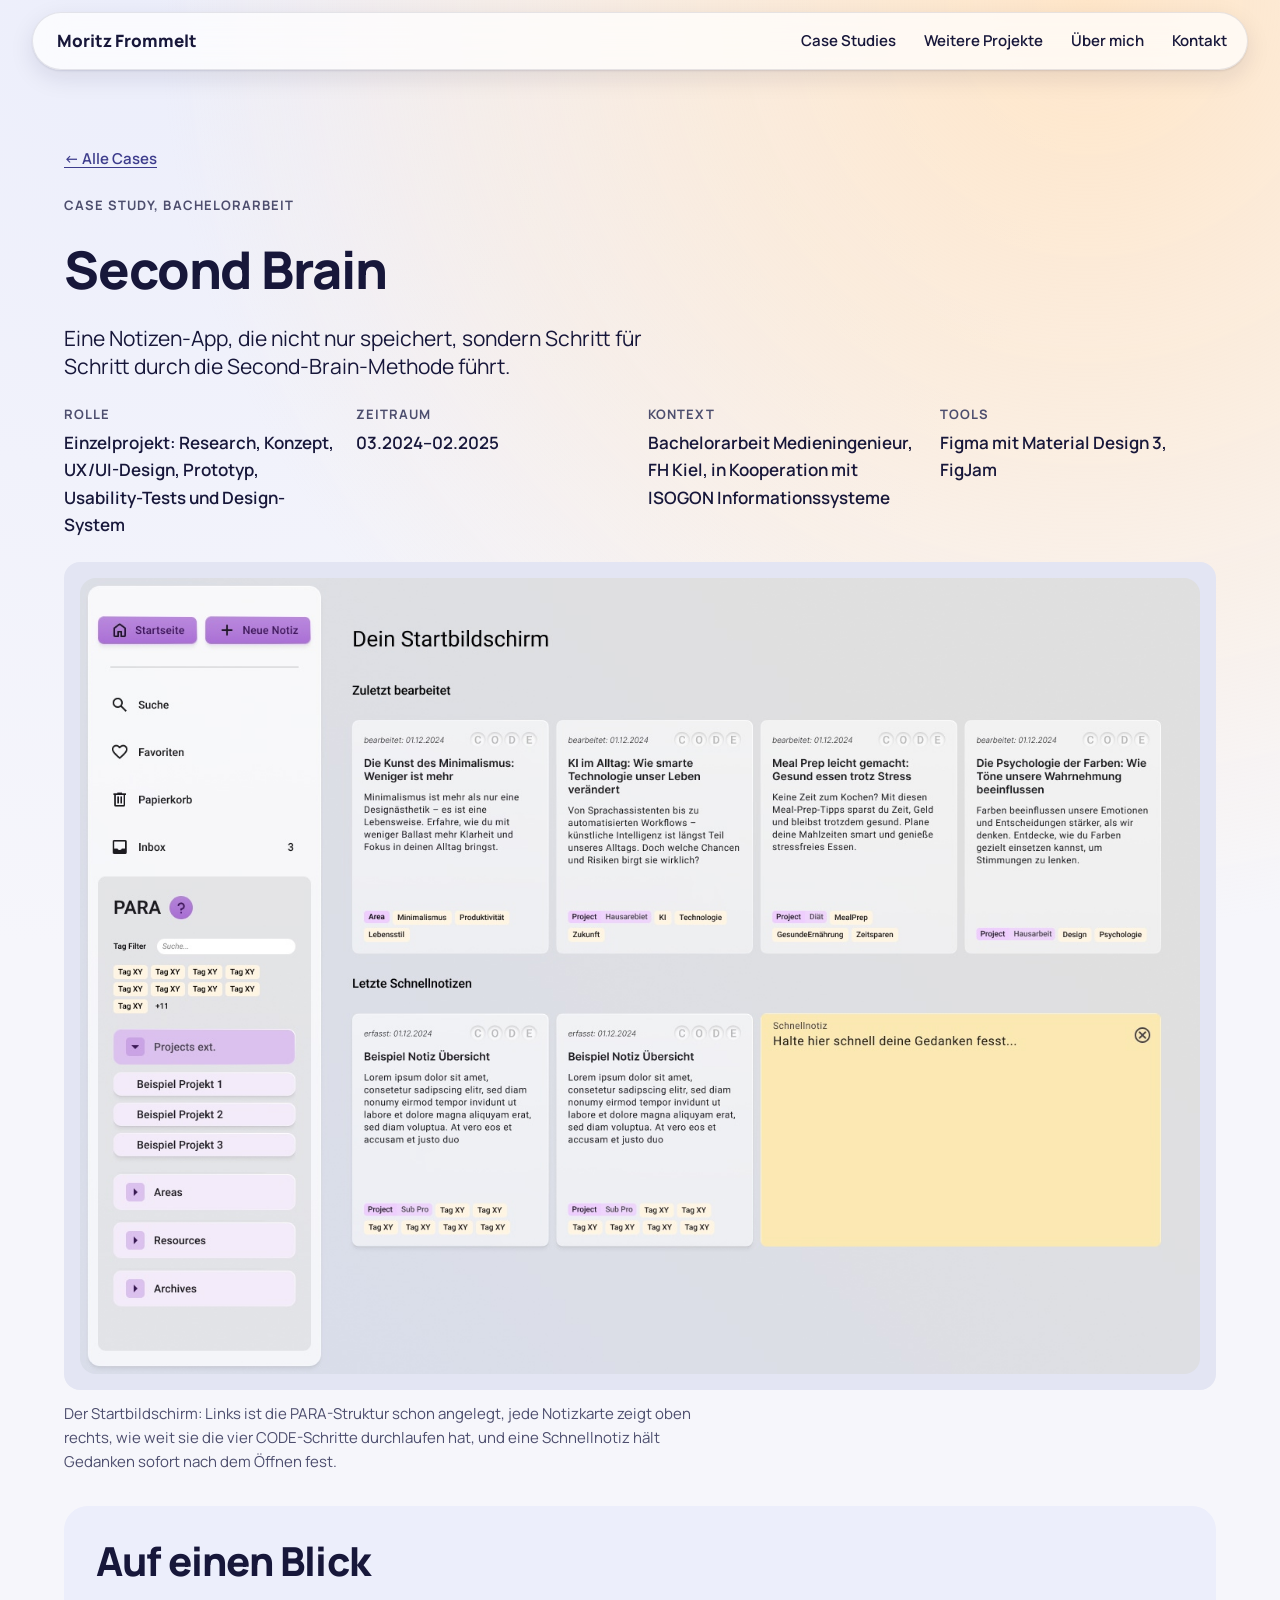
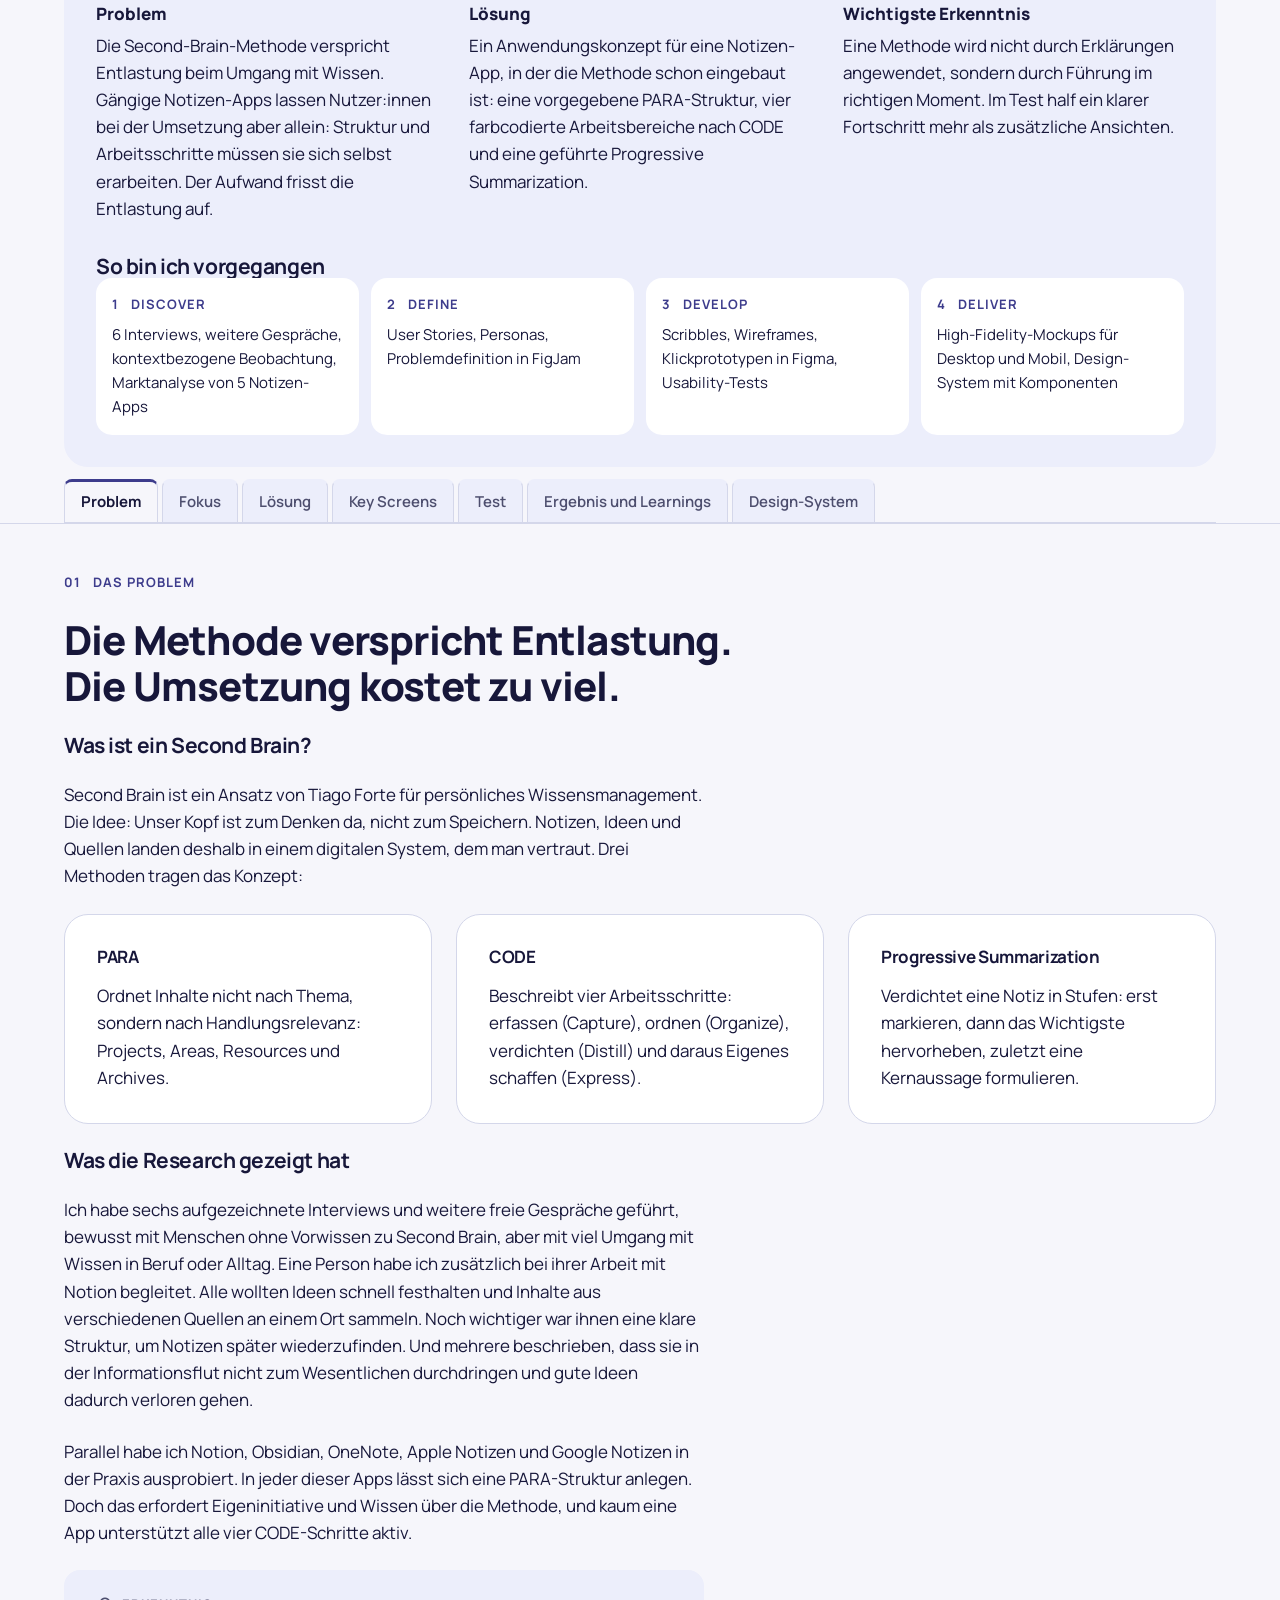
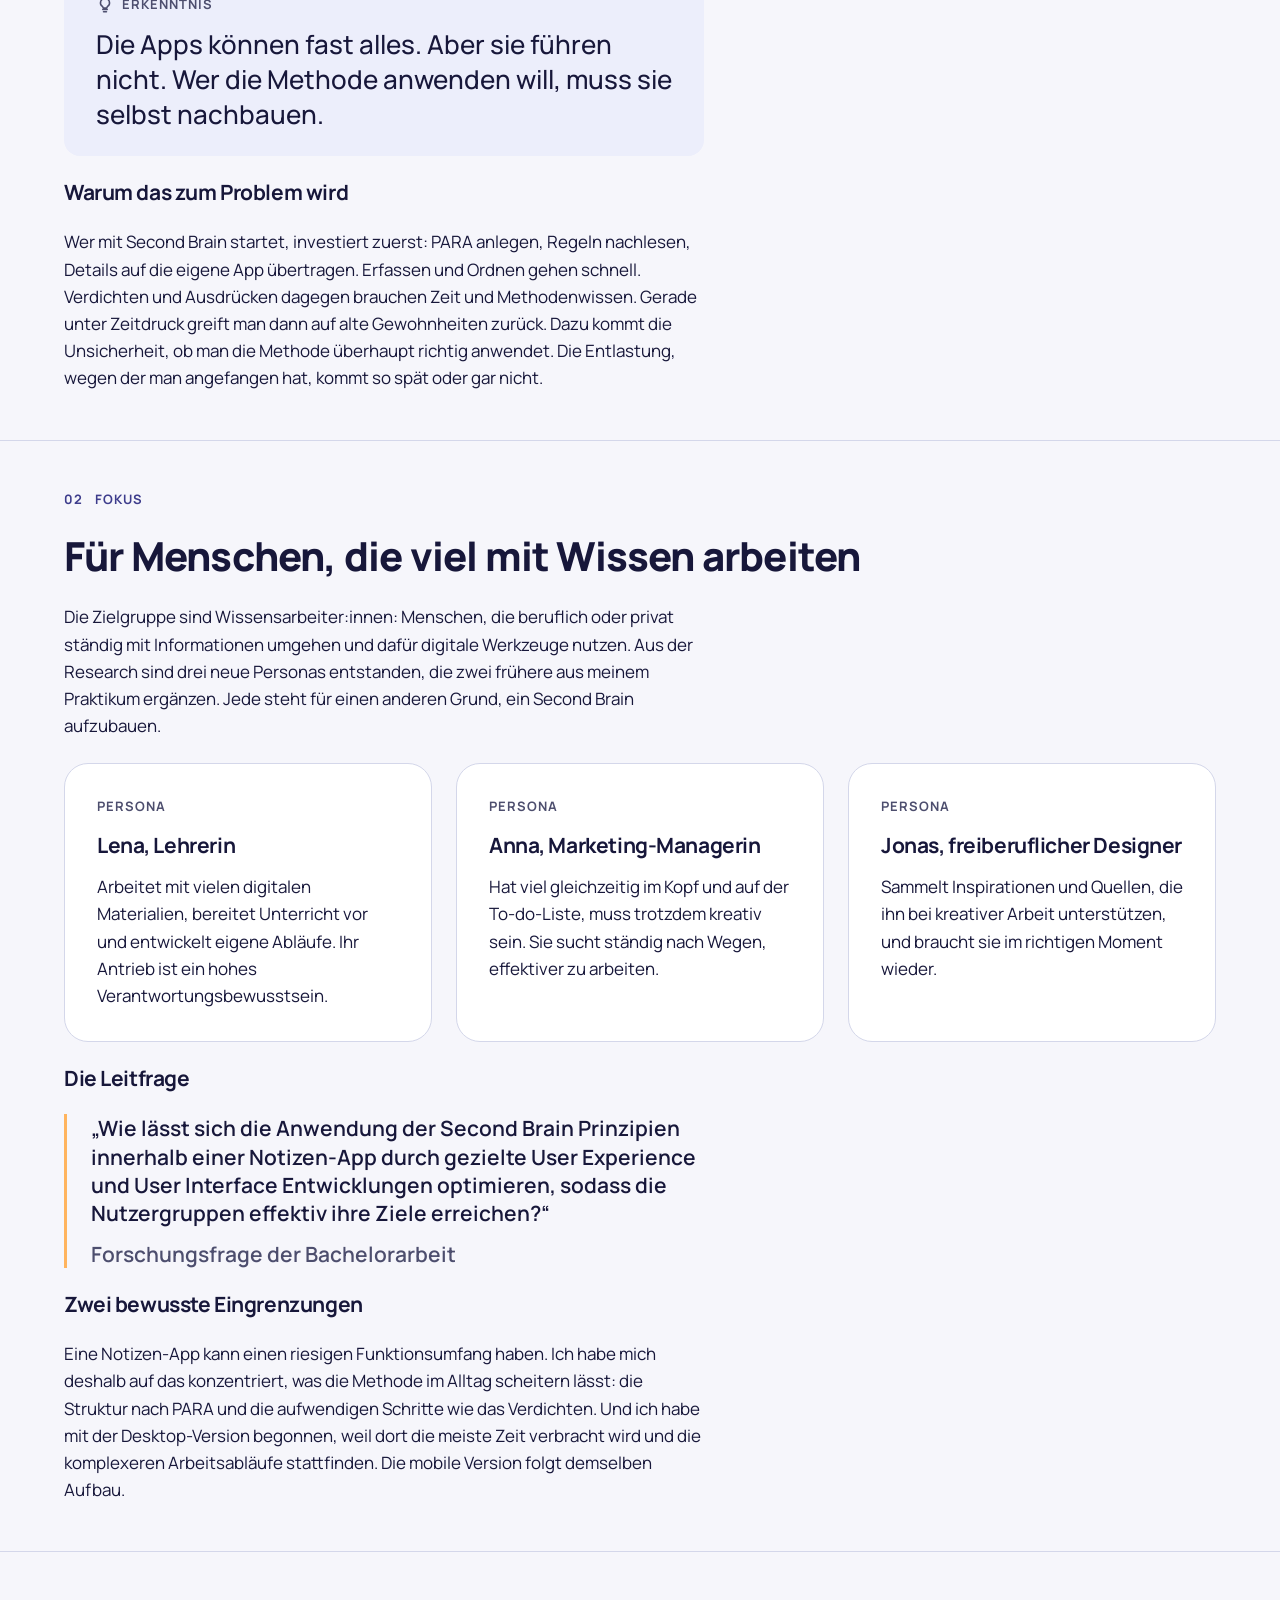
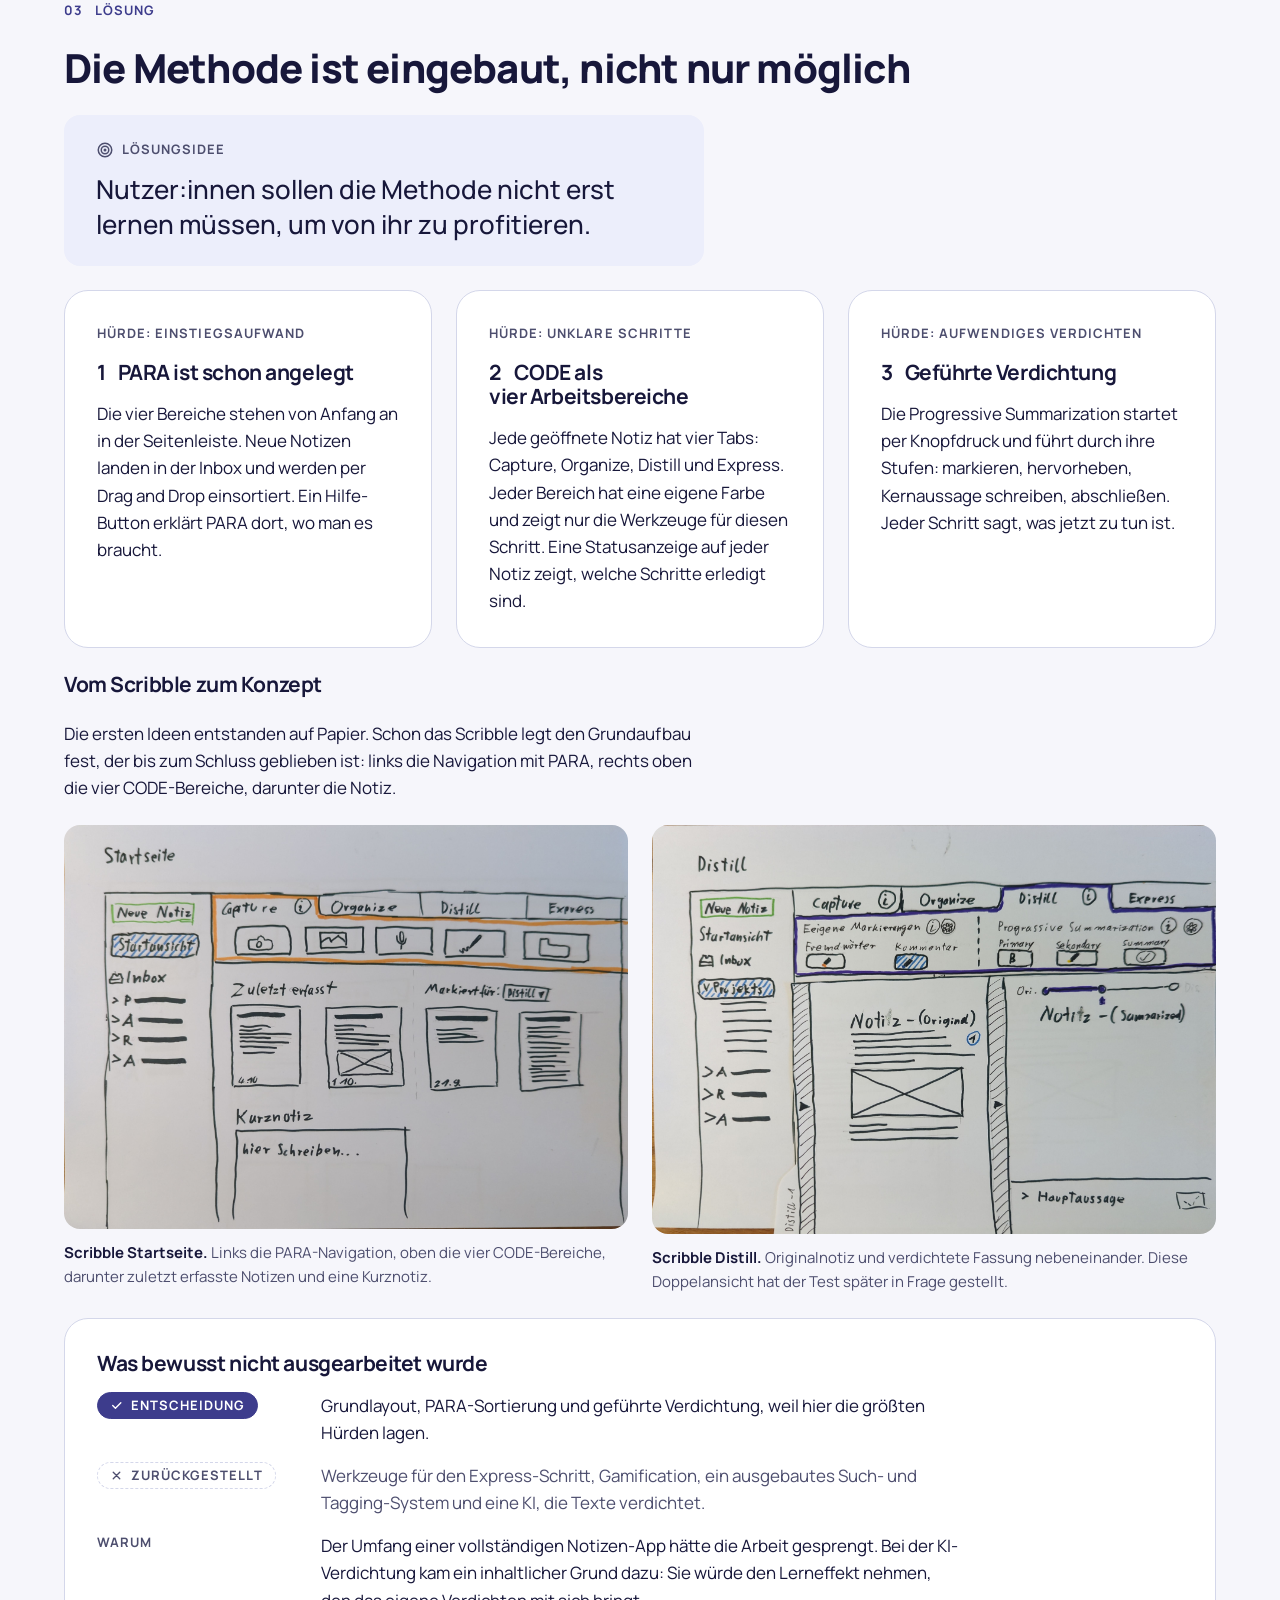
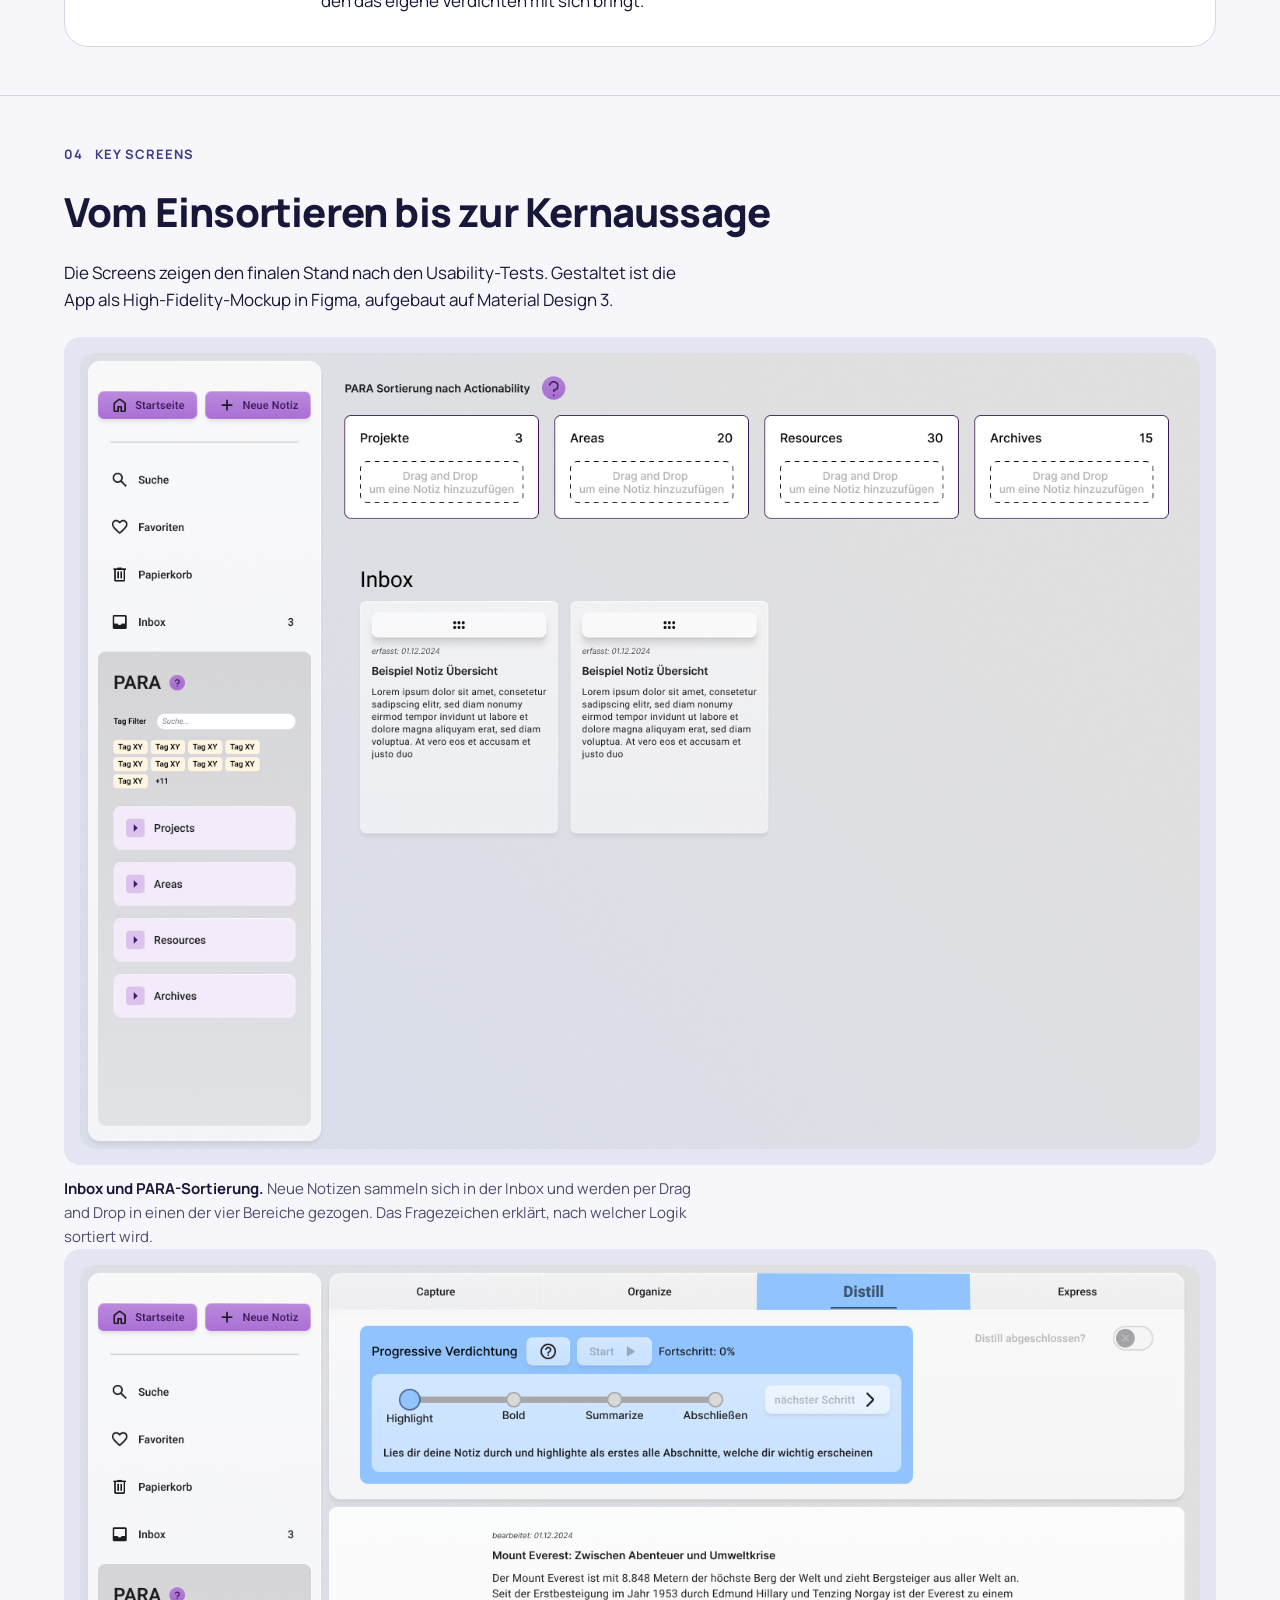
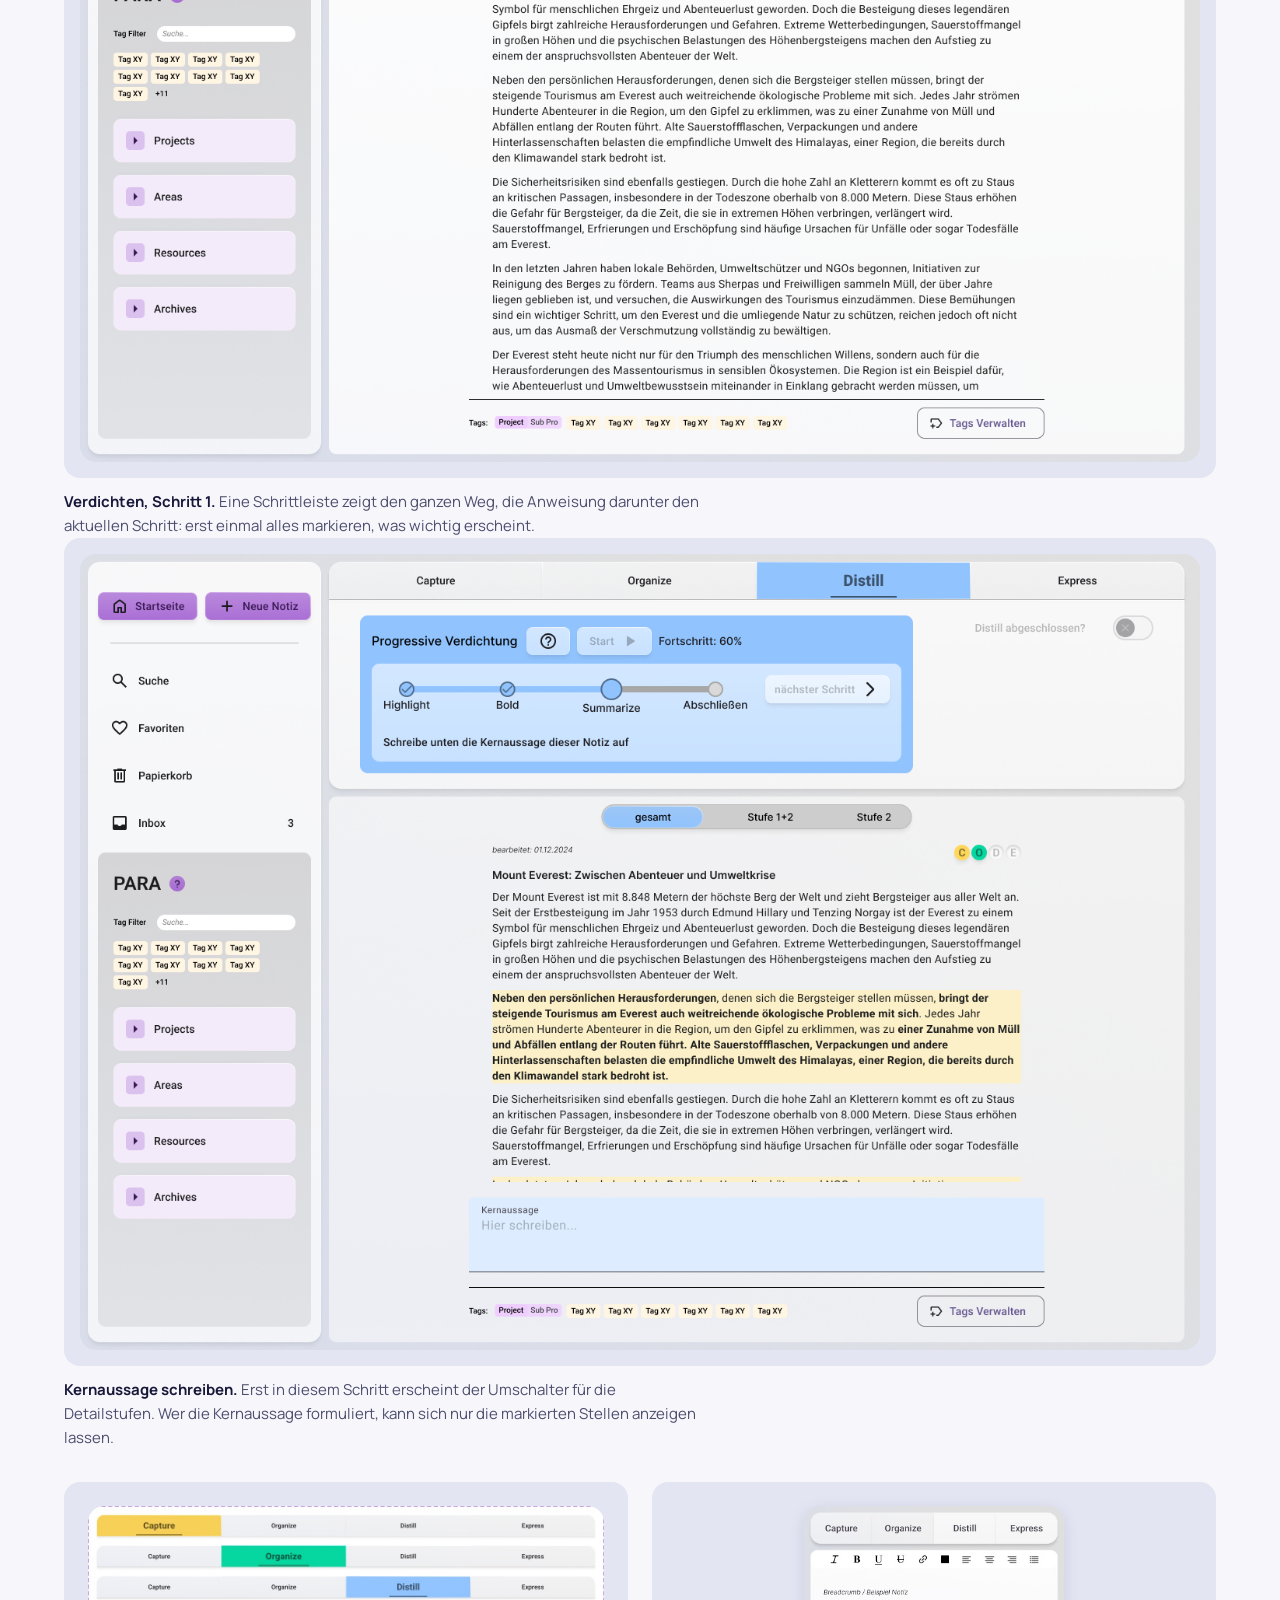
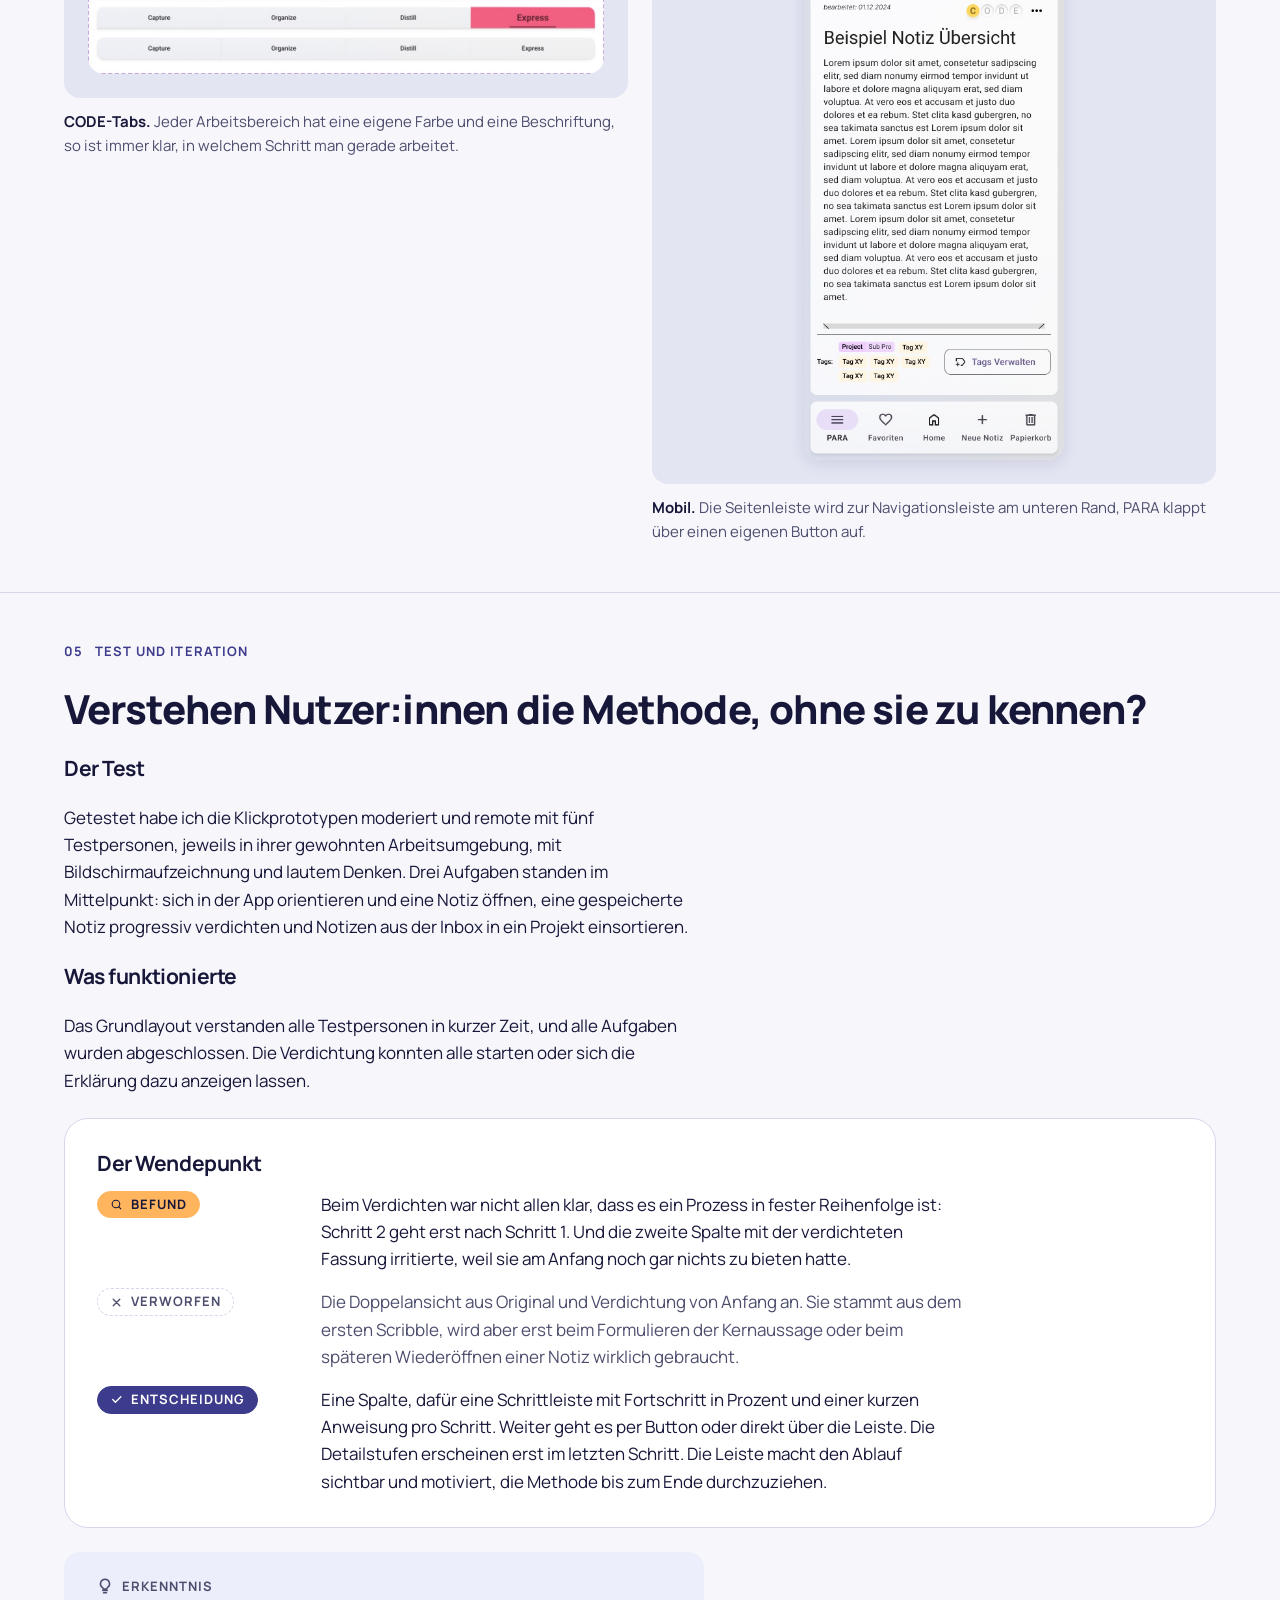
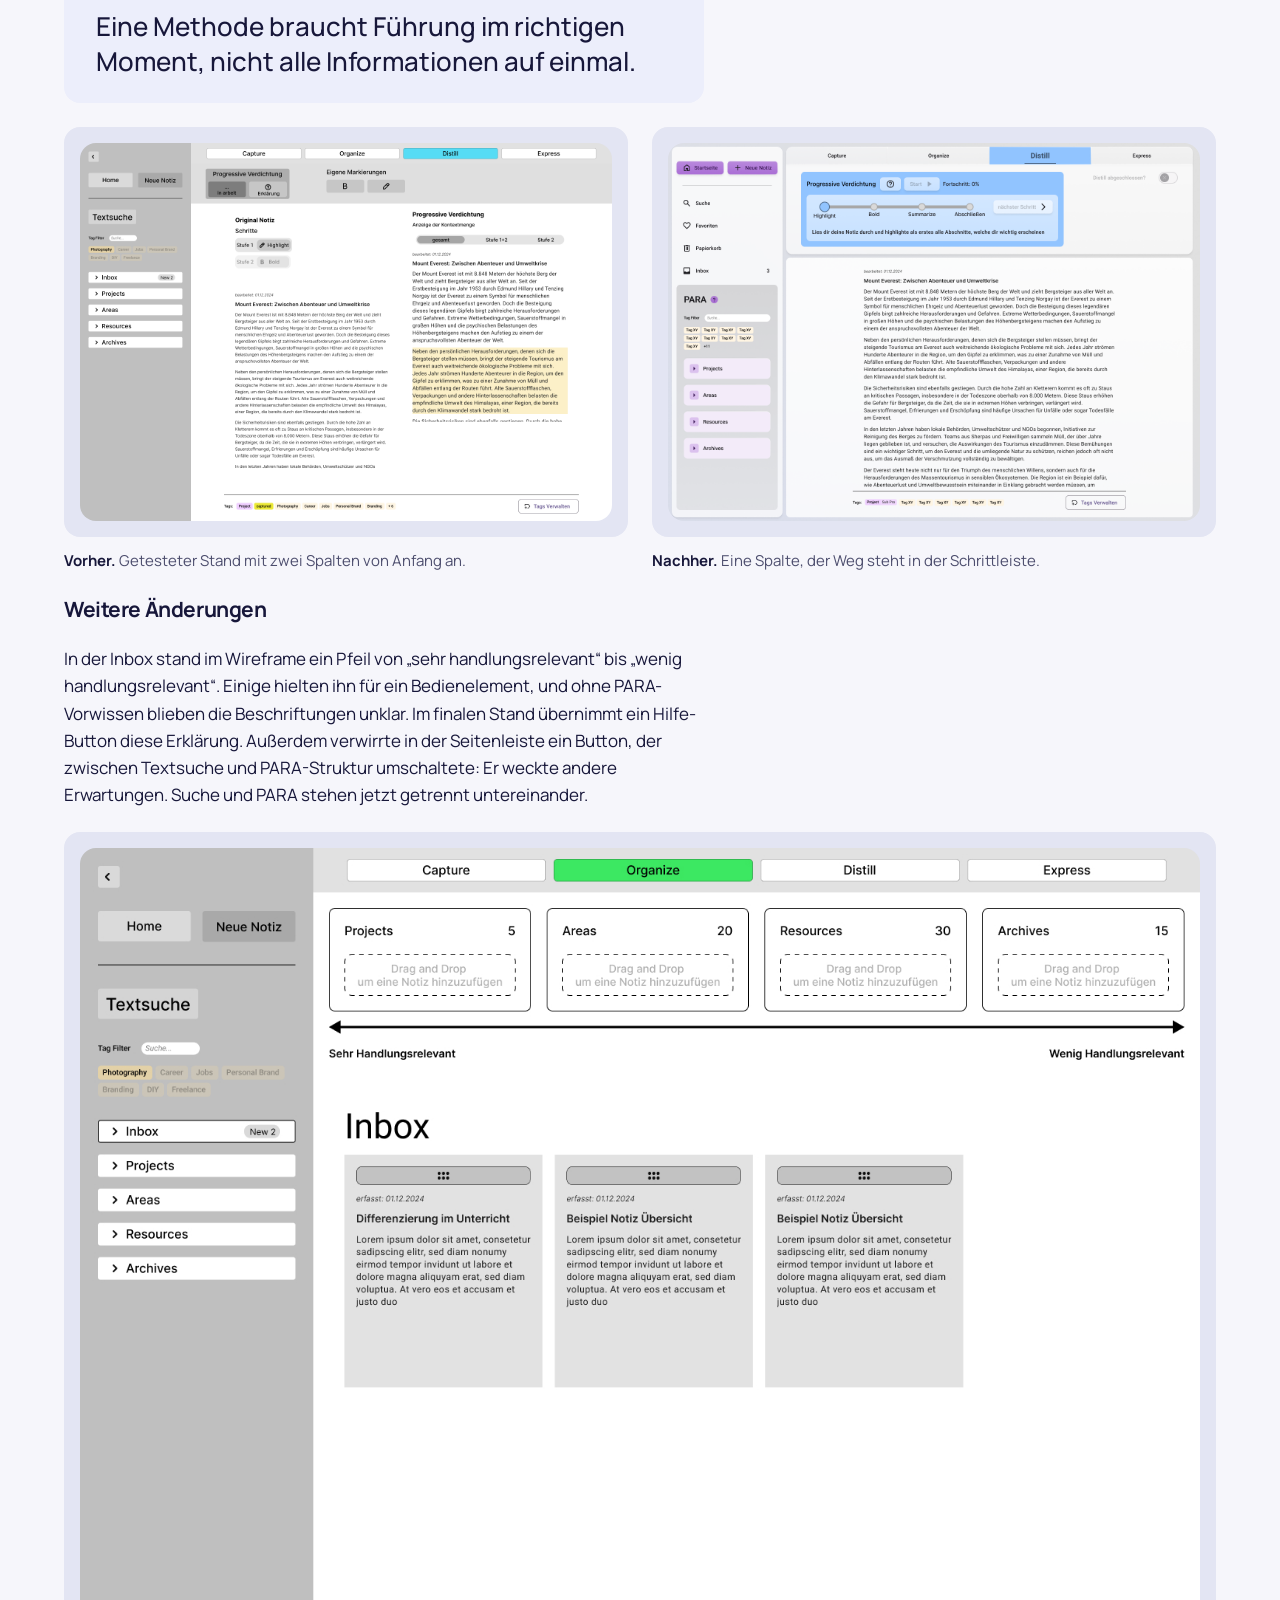
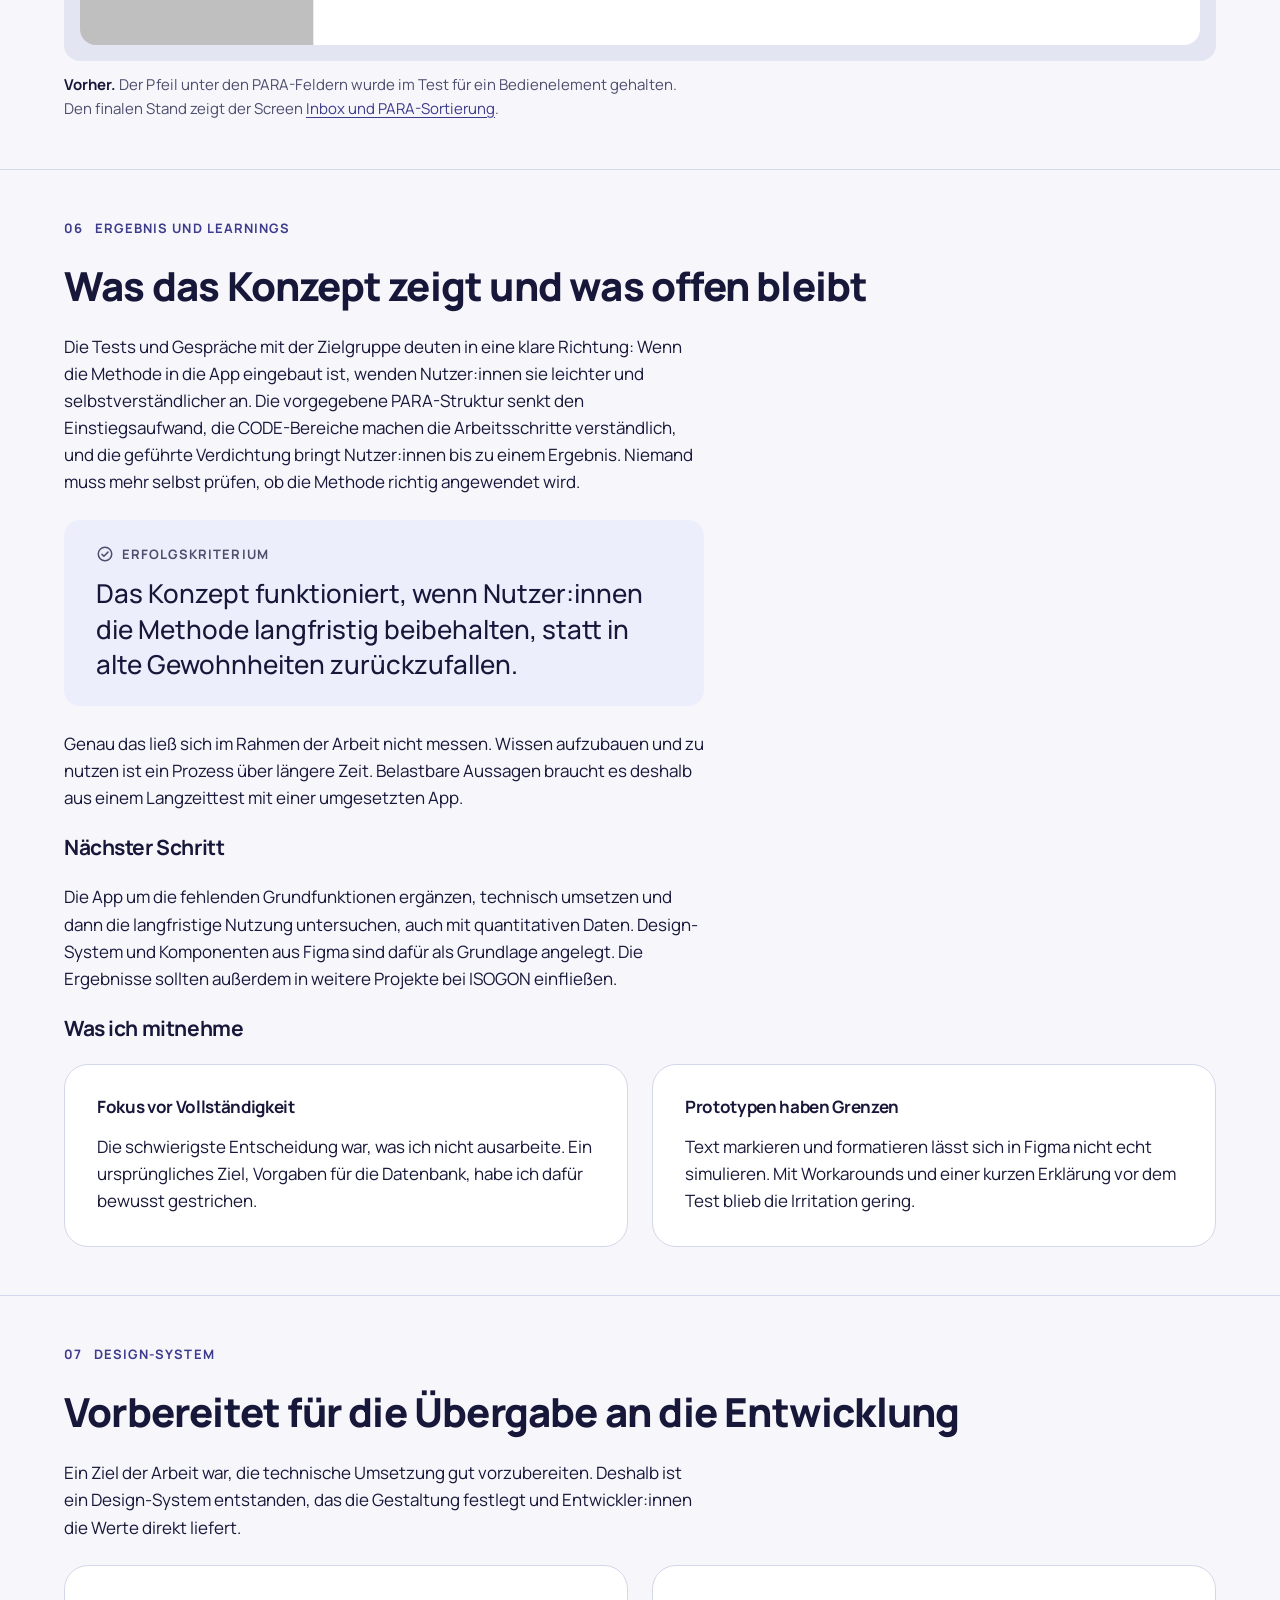
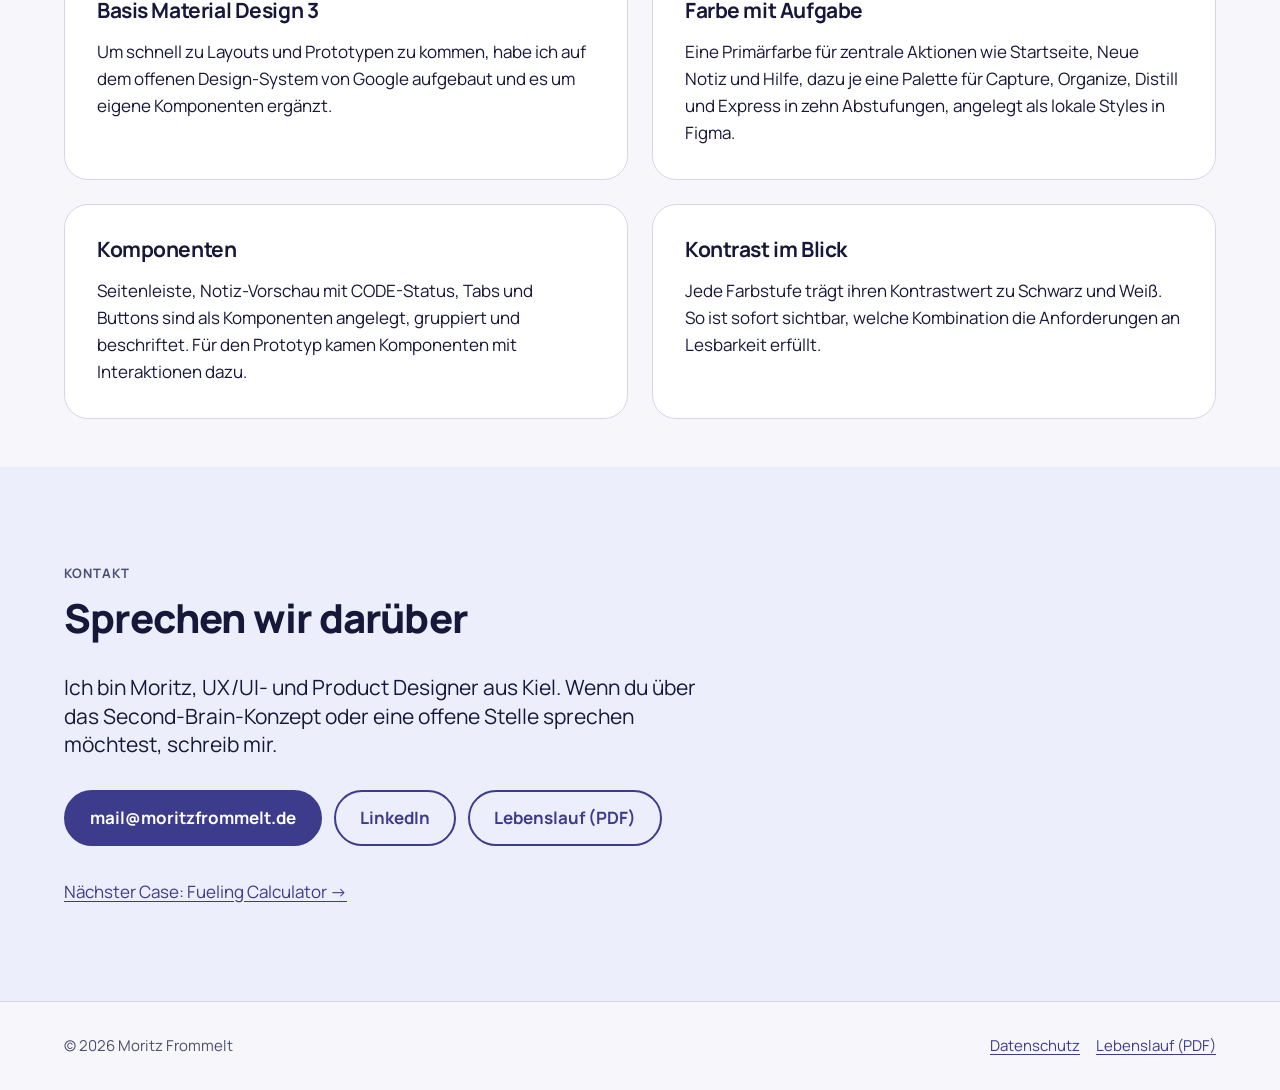
<file: case-second-brain.html>
<!doctype html>
<html lang="de">
<head>
  <meta charset="utf-8">
  <meta name="viewport" content="width=device-width, initial-scale=1">
  <meta name="robots" content="noindex, nofollow">
  <title>Second Brain: Case Study von Moritz Frommelt</title>
  <meta name="description" content="Case Study zur Bachelorarbeit: eine Notizen-App, die durch die Second-Brain-Methode führt. Research, Konzept, Prototyp, Usability-Tests und Design-System.">
  <link rel="stylesheet" href="style.css">
</head>
<body>
  <a class="skip-link" href="#inhalt">Zum Inhalt springen</a>

  <!-- Quelle aller Inhalte: Bachelorarbeit (F:\SB-Projekt\Bachelorarbeit_Moritz_Frommelt_24022025.pdf), Bilder aus F:\SB-Projekt\Anhang. Erste Fassung 16.11.2026, von Moritz noch nicht bestätigt -->
  <div class="hero-zone">
  <header class="site-header">
    <div class="site-header__bar">
      <a class="site-header__name" href="index.html">Moritz Frommelt</a>
      <button class="site-nav-toggle" type="button" aria-expanded="false" aria-controls="hauptnavigation" hidden>
        <svg class="site-nav-toggle__open" viewBox="0 0 24 24" fill="none" stroke="currentColor" stroke-width="2" stroke-linecap="round" aria-hidden="true"><path d="M4 7h16M4 12h16M4 17h16"/></svg>
        <svg class="site-nav-toggle__close" viewBox="0 0 24 24" fill="none" stroke="currentColor" stroke-width="2" stroke-linecap="round" aria-hidden="true"><path d="M6 6l12 12M18 6L6 18"/></svg>
        Menü
      </button>
      <nav class="site-nav" id="hauptnavigation" aria-label="Hauptnavigation">
        <ul>
          <li><a href="index.html#cases">Case Studies</a></li>
          <li><a href="index.html#weitere-projekte">Weitere Projekte</a></li>
          <li><a href="ueber-mich.html">Über mich</a></li>
          <li><a href="#kontakt">Kontakt</a></li>
        </ul>
      </nav>
    </div>
  </header>

    <!-- Hero -->
    <section class="case-hero hero" aria-labelledby="case-titel">
      <div class="container case-hero__inner">
        <a class="breadcrumb" href="index.html#cases"><span aria-hidden="true">←</span> Alle Cases</a>
        <span class="eyebrow">Case Study, Bachelorarbeit</span>
        <h1 id="case-titel">Second Brain</h1>
        <p class="lead">Eine Notizen-App, die nicht nur speichert, sondern Schritt für Schritt durch die Second-Brain-Methode führt.</p>
        <dl class="meta">
          <div><dt>Rolle</dt><dd>Einzelprojekt: Research, Konzept, UX/UI-Design, Prototyp, Usability-Tests und Design-System</dd></div>
          <!-- TODO: Startmonat der Arbeit von Moritz bestätigen lassen (offene-punkte) -->
          <div><dt>Zeitraum</dt><dd>03.2024–02.2025</dd></div>
          <div><dt>Kontext</dt><dd>Bachelorarbeit Medieningenieur, FH Kiel, in Kooperation mit ISOGON Informationssysteme</dd></div>
          <div><dt>Tools</dt><dd>Figma mit Material Design 3, FigJam</dd></div>
        </dl>
        <figure class="figure">
          <div class="stage stage--wide">
            <img src="media/second-brain/startseite.jpg" width="1440" height="1024"
                 alt="Startbildschirm der Desktop-App: links die Seitenleiste mit Startseite, Neue Notiz, Suche, Favoriten, Papierkorb, Inbox mit drei Notizen und dem PARA-Bereich mit Projects, Areas, Resources und Archives; rechts zuletzt bearbeitete Notizen als Karten mit CODE-Status und Tags sowie ein gelbes Feld für eine Schnellnotiz">
          </div>
          <figcaption class="figure__caption">Der Startbildschirm: Links ist die PARA-Struktur schon angelegt, jede Notizkarte zeigt oben rechts, wie weit sie die vier CODE-Schritte durchlaufen hat, und eine Schnellnotiz hält Gedanken sofort nach dem Öffnen fest.</figcaption>
        </figure>
      </div>
    </section>
  </div>

  <main id="inhalt">

    <!-- Auf einen Blick -->
    <section class="container stack-lg" aria-labelledby="blick-titel">
      <div class="glance stack-lg">
        <div>
          <h2 id="blick-titel">Auf einen Blick</h2>
          <dl>
            <div>
              <dt>Problem</dt>
              <dd>Die Second-Brain-Methode verspricht Entlastung beim Umgang mit Wissen. Gängige Notizen-Apps lassen Nutzer:innen bei der Umsetzung aber allein: Struktur und Arbeitsschritte müssen sie sich selbst erarbeiten. Der Aufwand frisst die Entlastung auf.</dd>
            </div>
            <div>
              <dt>Lösung</dt>
              <dd>Ein Anwendungskonzept für eine Notizen-App, in der die Methode schon eingebaut ist: eine vorgegebene PARA-Struktur, vier farbcodierte Arbeitsbereiche nach CODE und eine geführte Progressive Summarization.</dd>
            </div>
            <div>
              <dt>Wichtigste Erkenntnis</dt>
              <dd>Eine Methode wird nicht durch Erklärungen angewendet, sondern durch Führung im richtigen Moment. Im Test half ein klarer Fortschritt mehr als zusätzliche Ansichten.</dd>
            </div>
          </dl>
        </div>

        <div class="stack">
          <h3>So bin ich vorgegangen</h3>
          <ol class="steps">
            <li class="steps__item">
              <span class="eyebrow eyebrow--accent"><span class="label-num">1</span>Discover</span>
              <p>6 Interviews, weitere Gespräche, kontextbezogene Beobachtung, Marktanalyse von 5 Notizen-Apps</p>
            </li>
            <li class="steps__item">
              <span class="eyebrow eyebrow--accent"><span class="label-num">2</span>Define</span>
              <p>User Stories, Personas, Problemdefinition in FigJam</p>
            </li>
            <li class="steps__item">
              <span class="eyebrow eyebrow--accent"><span class="label-num">3</span>Develop</span>
              <p>Scribbles, Wireframes, Klickprototypen in Figma, Usability-Tests</p>
            </li>
            <li class="steps__item">
              <span class="eyebrow eyebrow--accent"><span class="label-num">4</span>Deliver</span>
              <p>High-Fidelity-Mockups für Desktop und Mobil, Design-System mit Komponenten</p>
            </li>
          </ol>
        </div>
      </div>
    </section>

    <!-- Kapitel-Tabs: kleben unter der Kopfzeile, aktiver Tab per Skript am Seitenende -->
    <nav class="chapter-tabs" aria-label="Kapitel">
      <div class="container">
        <ol class="chapter-tabs__list">
          <li><a href="#problem">Problem</a></li>
          <li><a href="#fokus">Fokus</a></li>
          <li><a href="#loesung">Lösung</a></li>
          <li><a href="#screens">Key Screens</a></li>
          <li><a href="#test">Test</a></li>
          <li><a href="#ergebnis">Ergebnis und Learnings</a></li>
          <li><a href="#designsystem">Design-System</a></li>
        </ol>
      </div>
    </nav>

    <!-- 01 · Problem -->
    <section class="chapter" id="problem" aria-labelledby="problem-titel">
      <div class="container">
        <span class="eyebrow chapter__number"><span class="label-num">01</span>Das Problem</span>
        <h2 id="problem-titel">Die Methode verspricht Entlastung. Die Umsetzung kostet zu viel.</h2>

        <h3>Was ist ein Second Brain?</h3>
        <p>Second Brain ist ein Ansatz von Tiago Forte für persönliches Wissensmanagement. Die Idee: Unser Kopf ist zum Denken da, nicht zum Speichern. Notizen, Ideen und Quellen landen deshalb in einem digitalen System, dem man vertraut. Drei Methoden tragen das Konzept:</p>
        <div class="grid grid--3">
          <div class="card stack">
            <h4>PARA</h4>
            <p>Ordnet Inhalte nicht nach Thema, sondern nach Handlungsrelevanz: Projects, Areas, Resources und Archives.</p>
          </div>
          <div class="card stack">
            <h4>CODE</h4>
            <p>Beschreibt vier Arbeitsschritte: erfassen (Capture), ordnen (Organize), verdichten (Distill) und daraus Eigenes schaffen (Express).</p>
          </div>
          <div class="card stack">
            <h4>Progressive Summarization</h4>
            <p>Verdichtet eine Notiz in Stufen: erst markieren, dann das Wichtigste hervorheben, zuletzt eine Kernaussage formulieren.</p>
          </div>
        </div>

        <h3>Was die Research gezeigt hat</h3>
        <p>Ich habe sechs aufgezeichnete Interviews und weitere freie Gespräche geführt, bewusst mit Menschen ohne Vorwissen zu Second Brain, aber mit viel Umgang mit Wissen in Beruf oder Alltag. Eine Person habe ich zusätzlich bei ihrer Arbeit mit Notion begleitet. Alle wollten Ideen schnell festhalten und Inhalte aus verschiedenen Quellen an einem Ort sammeln. Noch wichtiger war ihnen eine klare Struktur, um Notizen später wiederzufinden. Und mehrere beschrieben, dass sie in der Informationsflut nicht zum Wesentlichen durchdringen und gute Ideen dadurch verloren gehen.</p>
        <p>Parallel habe ich Notion, Obsidian, OneNote, Apple Notizen und Google Notizen in der Praxis ausprobiert. In jeder dieser Apps lässt sich eine PARA-Struktur anlegen. Doch das erfordert Eigeninitiative und Wissen über die Methode, und kaum eine App unterstützt alle vier CODE-Schritte aktiv.</p>

        <div class="statement">
          <span class="statement__label"><svg viewBox="0 0 24 24" fill="none" stroke="currentColor" stroke-width="2" stroke-linecap="round" stroke-linejoin="round" aria-hidden="true"><path d="M9 18h6M10 21h4M12 3a6 6 0 0 0-3.5 10.9c.6.5 1 1.3 1 2.1h5c0-.8.4-1.6 1-2.1A6 6 0 0 0 12 3z"/></svg>Erkenntnis</span>
          <p>Die Apps können fast alles. Aber sie führen nicht. Wer die Methode anwenden will, muss sie selbst nachbauen.</p>
        </div>

        <h3>Warum das zum Problem wird</h3>
        <p>Wer mit Second Brain startet, investiert zuerst: PARA anlegen, Regeln nachlesen, Details auf die eigene App übertragen. Erfassen und Ordnen gehen schnell. Verdichten und Ausdrücken dagegen brauchen Zeit und Methodenwissen. Gerade unter Zeitdruck greift man dann auf alte Gewohnheiten zurück. Dazu kommt die Unsicherheit, ob man die Methode überhaupt richtig anwendet. Die Entlastung, wegen der man angefangen hat, kommt so spät oder gar nicht.</p>
      </div>
    </section>

    <!-- 02 · Fokus -->
    <section class="chapter" id="fokus" aria-labelledby="fokus-titel">
      <div class="container">
        <span class="eyebrow chapter__number"><span class="label-num">02</span>Fokus</span>
        <h2 id="fokus-titel">Für Menschen, die viel mit Wissen arbeiten</h2>
        <p>Die Zielgruppe sind Wissensarbeiter:innen: Menschen, die beruflich oder privat ständig mit Informationen umgehen und dafür digitale Werkzeuge nutzen. Aus der Research sind drei neue Personas entstanden, die zwei frühere aus meinem Praktikum ergänzen. Jede steht für einen anderen Grund, ein Second Brain aufzubauen.</p>

        <!-- Personas ohne Fotos: Die Persona-Grafiken im Anhang enthalten Bilder ohne geklärtes Nutzungsrecht -->
        <div class="grid grid--3">
          <article class="card stack">
            <span class="eyebrow">Persona</span>
            <h3>Lena, Lehrerin</h3>
            <p>Arbeitet mit vielen digitalen Materialien, bereitet Unterricht vor und entwickelt eigene Abläufe. Ihr Antrieb ist ein hohes Verantwortungsbewusstsein.</p>
          </article>
          <article class="card stack">
            <span class="eyebrow">Persona</span>
            <h3>Anna, Marketing-Managerin</h3>
            <p>Hat viel gleichzeitig im Kopf und auf der To-do-Liste, muss trotzdem kreativ sein. Sie sucht ständig nach Wegen, effektiver zu arbeiten.</p>
          </article>
          <article class="card stack">
            <span class="eyebrow">Persona</span>
            <h3>Jonas, freiberuflicher Designer</h3>
            <p>Sammelt Inspirationen und Quellen, die ihn bei kreativer Arbeit unterstützen, und braucht sie im richtigen Moment wieder.</p>
          </article>
        </div>

        <h3>Die Leitfrage</h3>
        <blockquote class="quote">
          <p>„Wie lässt sich die Anwendung der Second Brain Prinzipien innerhalb einer Notizen-App durch gezielte User Experience und User Interface Entwicklungen optimieren, sodass die Nutzergruppen effektiv ihre Ziele erreichen?“</p>
          <footer class="muted">Forschungsfrage der Bachelorarbeit</footer>
        </blockquote>

        <h3>Zwei bewusste Eingrenzungen</h3>
        <p>Eine Notizen-App kann einen riesigen Funktionsumfang haben. Ich habe mich deshalb auf das konzentriert, was die Methode im Alltag scheitern lässt: die Struktur nach PARA und die aufwendigen Schritte wie das Verdichten. Und ich habe mit der Desktop-Version begonnen, weil dort die meiste Zeit verbracht wird und die komplexeren Arbeitsabläufe stattfinden. Die mobile Version folgt demselben Aufbau.</p>
      </div>
    </section>

    <!-- 03 · Lösung -->
    <section class="chapter" id="loesung" aria-labelledby="loesung-titel">
      <div class="container">
        <span class="eyebrow chapter__number"><span class="label-num">03</span>Lösung</span>
        <h2 id="loesung-titel">Die Methode ist eingebaut, nicht nur möglich</h2>

        <div class="statement">
          <span class="statement__label"><svg viewBox="0 0 24 24" fill="none" stroke="currentColor" stroke-width="2" stroke-linecap="round" stroke-linejoin="round" aria-hidden="true"><circle cx="12" cy="12" r="9"/><circle cx="12" cy="12" r="5"/><circle cx="12" cy="12" r="1"/></svg>Lösungsidee</span>
          <p>Nutzer:innen sollen die Methode nicht erst lernen müssen, um von ihr zu profitieren.</p>
        </div>

        <div class="grid grid--3">
          <article class="card stack">
            <span class="eyebrow">Hürde: Einstiegsaufwand</span>
            <h3><span class="label-num">1</span>PARA ist schon angelegt</h3>
            <p>Die vier Bereiche stehen von Anfang an in der Seitenleiste. Neue Notizen landen in der Inbox und werden per Drag and Drop einsortiert. Ein Hilfe-Button erklärt PARA dort, wo man es braucht.</p>
          </article>
          <article class="card stack">
            <span class="eyebrow">Hürde: Unklare Schritte</span>
            <h3><span class="label-num">2</span>CODE als vier Arbeitsbereiche</h3>
            <p>Jede geöffnete Notiz hat vier Tabs: Capture, Organize, Distill und Express. Jeder Bereich hat eine eigene Farbe und zeigt nur die Werkzeuge für diesen Schritt. Eine Statusanzeige auf jeder Notiz zeigt, welche Schritte erledigt sind.</p>
          </article>
          <article class="card stack">
            <span class="eyebrow">Hürde: Aufwendiges Verdichten</span>
            <h3><span class="label-num">3</span>Geführte Verdichtung</h3>
            <p>Die Progressive Summarization startet per Knopfdruck und führt durch ihre Stufen: markieren, hervorheben, Kernaussage schreiben, abschließen. Jeder Schritt sagt, was jetzt zu tun ist.</p>
          </article>
        </div>

        <h3>Vom Scribble zum Konzept</h3>
        <p>Die ersten Ideen entstanden auf Papier. Schon das Scribble legt den Grundaufbau fest, der bis zum Schluss geblieben ist: links die Navigation mit PARA, rechts oben die vier CODE-Bereiche, darunter die Notiz.</p>
        <div class="grid grid--2">
          <figure class="figure">
            <img src="media/second-brain/scribble-startseite.jpg" width="3785" height="2712" loading="lazy" decoding="async"
                 alt="Handgezeichnetes Scribble der Startseite: links Neue Notiz, Startansicht, Inbox und die PARA-Ordner, oben die Tabs Capture, Organize, Distill und Express mit Schaltflächen für Foto, Bild, Sprache, Stift und Datei, darunter zuletzt erfasste Notizen, für Distill markierte Notizen und ein Feld für eine Kurznotiz">
            <figcaption class="figure__caption"><strong>Scribble Startseite.</strong> Links die PARA-Navigation, oben die vier CODE-Bereiche, darunter zuletzt erfasste Notizen und eine Kurznotiz.</figcaption>
          </figure>
          <figure class="figure">
            <img src="media/second-brain/scribble-distill.jpg" width="3814" height="2767" loading="lazy" decoding="async"
                 alt="Handgezeichnetes Scribble des Distill-Bereichs: links Navigation mit Neue Notiz, Startansicht, Inbox und Projekten, oben Tabs Capture, Organize, Distill und Express, darunter eigene Markierungen und Progressive Summarization mit Primary, Secondary und Summary, unten zwei Spalten mit Originalnotiz und verdichteter Notiz sowie ein Feld für die Hauptaussage">
            <figcaption class="figure__caption"><strong>Scribble Distill.</strong> Originalnotiz und verdichtete Fassung nebeneinander. Diese Doppelansicht hat der Test später in Frage gestellt.</figcaption>
          </figure>
        </div>

        <article class="turn">
          <h3>Was bewusst nicht ausgearbeitet wurde</h3>
          <div class="turn__row">
            <span><span class="tag tag--decision"><svg viewBox="0 0 24 24" fill="none" stroke="currentColor" stroke-width="2.5" stroke-linecap="round" stroke-linejoin="round" aria-hidden="true"><path d="M5 12l5 5L20 7"/></svg>Entscheidung</span></span>
            <p>Grundlayout, PARA-Sortierung und geführte Verdichtung, weil hier die größten Hürden lagen.</p>
          </div>
          <div class="turn__row turn__rejected">
            <span><span class="tag tag--rejected"><svg viewBox="0 0 24 24" fill="none" stroke="currentColor" stroke-width="2.5" stroke-linecap="round" aria-hidden="true"><path d="M6 6l12 12M18 6L6 18"/></svg>Zurückgestellt</span></span>
            <p>Werkzeuge für den Express-Schritt, Gamification, ein ausgebautes Such- und Tagging-System und eine KI, die Texte verdichtet.</p>
          </div>
          <div class="turn__row">
            <span class="eyebrow">Warum</span>
            <p>Der Umfang einer vollständigen Notizen-App hätte die Arbeit gesprengt. Bei der KI-Verdichtung kam ein inhaltlicher Grund dazu: Sie würde den Lerneffekt nehmen, den das eigene Verdichten mit sich bringt.</p>
          </div>
        </article>
      </div>
    </section>

    <!-- 04 · Key Screens -->
    <section class="chapter" id="screens" aria-labelledby="screens-titel">
      <div class="container">
        <span class="eyebrow chapter__number"><span class="label-num">04</span>Key Screens</span>
        <h2 id="screens-titel">Vom Einsortieren bis zur Kernaussage</h2>
        <p>Die Screens zeigen den finalen Stand nach den Usability-Tests. Gestaltet ist die App als High-Fidelity-Mockup in Figma, aufgebaut auf Material Design 3.</p>

        <div class="stack-lg">
          <figure class="figure">
            <div class="stage stage--wide">
              <img src="media/second-brain/inbox-para.png" width="1440" height="1024" loading="lazy" decoding="async"
                   alt="Inbox mit PARA-Sortierung: oben vier Zielfelder Projekte, Areas, Resources und Archives mit Anzahl der Notizen und dem Hinweis Drag and Drop, um eine Notiz hinzuzufügen, daneben ein Fragezeichen-Button zur Sortierung nach Actionability; darunter zwei Notizkarten mit Griff zum Ziehen">
            </div>
            <figcaption class="figure__caption"><strong>Inbox und PARA-Sortierung.</strong> Neue Notizen sammeln sich in der Inbox und werden per Drag and Drop in einen der vier Bereiche gezogen. Das Fragezeichen erklärt, nach welcher Logik sortiert wird.</figcaption>
          </figure>

          <figure class="figure">
            <div class="stage stage--wide">
              <img src="media/second-brain/distill-schritt-1.png" width="1440" height="1024" loading="lazy" decoding="async"
                   alt="Arbeitsbereich Distill in Blau: Kasten Progressive Verdichtung mit Fortschritt 0 Prozent und einer Schrittleiste Highlight, Bold, Summarize und Abschließen, darunter die Anweisung, die Notiz zu lesen und wichtige Abschnitte zu markieren; unten der Text einer Notiz über den Mount Everest">
            </div>
            <figcaption class="figure__caption"><strong>Verdichten, Schritt 1.</strong> Eine Schrittleiste zeigt den ganzen Weg, die Anweisung darunter den aktuellen Schritt: erst einmal alles markieren, was wichtig erscheint.</figcaption>
          </figure>

          <figure class="figure">
            <div class="stage stage--wide">
              <img src="media/second-brain/distill-kernaussage.png" width="1440" height="1024" loading="lazy" decoding="async"
                   alt="Distill im Schritt Summarize bei 60 Prozent Fortschritt: Highlight und Bold sind abgehakt, im Text sind markierte Passagen gelb hinterlegt und das Wichtigste fett, oben ein Umschalter zwischen gesamt, Stufe 1 und 2 und Stufe 2, unten ein blaues Feld für die Kernaussage">
            </div>
            <figcaption class="figure__caption"><strong>Kernaussage schreiben.</strong> Erst in diesem Schritt erscheint der Umschalter für die Detailstufen. Wer die Kernaussage formuliert, kann sich nur die markierten Stellen anzeigen lassen.</figcaption>
          </figure>

          <div class="grid grid--2">
            <figure class="figure">
              <div class="stage stage--light">
                <img src="media/second-brain/code-tabs.jpg" width="1162" height="378" loading="lazy" decoding="async"
                     alt="Die Tab-Leiste in fünf Zuständen: Capture aktiv in Gelb, Organize aktiv in Grün, Distill aktiv in Blau, Express aktiv in Rot und alle inaktiv">
              </div>
              <figcaption class="figure__caption"><strong>CODE-Tabs.</strong> Jeder Arbeitsbereich hat eine eigene Farbe und eine Beschriftung, so ist immer klar, in welchem Schritt man gerade arbeitet.</figcaption>
            </figure>
            <figure class="figure">
              <div class="stage">
                <img class="screen" src="media/second-brain/mobil.jpg" width="400" height="852" loading="lazy" decoding="async"
                     alt="Mobile Ansicht einer Notiz: oben die CODE-Tabs, darunter Textformatierung, Notiztext und Tags, unten eine Navigationsleiste mit PARA, Favoriten, Home, Neue Notiz und Papierkorb">
              </div>
              <figcaption class="figure__caption"><strong>Mobil.</strong> Die Seitenleiste wird zur Navigationsleiste am unteren Rand, PARA klappt über einen eigenen Button auf.</figcaption>
            </figure>
          </div>
        </div>
      </div>
    </section>

    <!-- 05 · Test -->
    <section class="chapter" id="test" aria-labelledby="test-titel">
      <div class="container">
        <span class="eyebrow chapter__number"><span class="label-num">05</span>Test und Iteration</span>
        <h2 id="test-titel">Verstehen Nutzer:innen die Methode, ohne sie zu kennen?</h2>

        <h3>Der Test</h3>
        <!-- TODO: Anzahl der Testpersonen steht nicht in der Arbeit, von Moritz erfragen (offene-punkte) -->
        <p>Getestet habe ich die Klickprototypen moderiert und remote mit fünf Testpersonen, jeweils in ihrer gewohnten Arbeitsumgebung, mit Bildschirmaufzeichnung und lautem Denken. Drei Aufgaben standen im Mittelpunkt: sich in der App orientieren und eine Notiz öffnen, eine gespeicherte Notiz progressiv verdichten und Notizen aus der Inbox in ein Projekt einsortieren.</p>

        <h3>Was funktionierte</h3>
        <p>Das Grundlayout verstanden alle Testpersonen in kurzer Zeit, und alle Aufgaben wurden abgeschlossen. Die Verdichtung konnten alle starten oder sich die Erklärung dazu anzeigen lassen.</p>

        <article class="turn">
          <h3>Der Wendepunkt</h3>
          <div class="turn__row">
            <span><span class="tag tag--finding"><svg viewBox="0 0 24 24" fill="none" stroke="currentColor" stroke-width="2" stroke-linecap="round" aria-hidden="true"><circle cx="11" cy="11" r="7"/><path d="M20 20l-4-4"/></svg>Befund</span></span>
            <p>Beim Verdichten war nicht allen klar, dass es ein Prozess in fester Reihenfolge ist: Schritt 2 geht erst nach Schritt 1. Und die zweite Spalte mit der verdichteten Fassung irritierte, weil sie am Anfang noch gar nichts zu bieten hatte.</p>
          </div>
          <div class="turn__row turn__rejected">
            <span><span class="tag tag--rejected"><svg viewBox="0 0 24 24" fill="none" stroke="currentColor" stroke-width="2.5" stroke-linecap="round" aria-hidden="true"><path d="M6 6l12 12M18 6L6 18"/></svg>Verworfen</span></span>
            <p>Die Doppelansicht aus Original und Verdichtung von Anfang an. Sie stammt aus dem ersten Scribble, wird aber erst beim Formulieren der Kernaussage oder beim späteren Wiederöffnen einer Notiz wirklich gebraucht.</p>
          </div>
          <div class="turn__row">
            <span><span class="tag tag--decision"><svg viewBox="0 0 24 24" fill="none" stroke="currentColor" stroke-width="2.5" stroke-linecap="round" stroke-linejoin="round" aria-hidden="true"><path d="M5 12l5 5L20 7"/></svg>Entscheidung</span></span>
            <p>Eine Spalte, dafür eine Schrittleiste mit Fortschritt in Prozent und einer kurzen Anweisung pro Schritt. Weiter geht es per Button oder direkt über die Leiste. Die Detailstufen erscheinen erst im letzten Schritt. Die Leiste macht den Ablauf sichtbar und motiviert, die Methode bis zum Ende durchzuziehen.</p>
          </div>
        </article>

        <div class="statement">
          <span class="statement__label"><svg viewBox="0 0 24 24" fill="none" stroke="currentColor" stroke-width="2" stroke-linecap="round" stroke-linejoin="round" aria-hidden="true"><path d="M9 18h6M10 21h4M12 3a6 6 0 0 0-3.5 10.9c.6.5 1 1.3 1 2.1h5c0-.8.4-1.6 1-2.1A6 6 0 0 0 12 3z"/></svg>Erkenntnis</span>
          <p>Eine Methode braucht Führung im richtigen Moment, nicht alle Informationen auf einmal.</p>
        </div>

        <div class="grid grid--2">
          <figure class="figure">
            <div class="stage stage--wide">
              <img src="media/second-brain/wireframe-distill.jpg" width="1440" height="1024" loading="lazy" decoding="async"
                   alt="Vorher: Wireframe Distill in Graustufen mit zwei Spalten, links die Originalnotiz mit den Stufen Highlight und Bold, rechts die progressive Verdichtung mit Umschalter für die Kontextmenge">
            </div>
            <figcaption class="figure__caption"><strong>Vorher.</strong> Getesteter Stand mit zwei Spalten von Anfang an.</figcaption>
          </figure>
          <figure class="figure">
            <div class="stage stage--wide">
              <img src="media/second-brain/distill-schritt-1.png" width="1440" height="1024" loading="lazy" decoding="async"
                   alt="Nachher: Distill mit einer Spalte, oben Schrittleiste mit Fortschritt und Anweisung für den aktuellen Schritt">
            </div>
            <figcaption class="figure__caption"><strong>Nachher.</strong> Eine Spalte, der Weg steht in der Schrittleiste.</figcaption>
          </figure>
        </div>

        <h3>Weitere Änderungen</h3>
        <p>In der Inbox stand im Wireframe ein Pfeil von „sehr handlungsrelevant“ bis „wenig handlungsrelevant“. Einige hielten ihn für ein Bedienelement, und ohne PARA-Vorwissen blieben die Beschriftungen unklar. Im finalen Stand übernimmt ein Hilfe-Button diese Erklärung. Außerdem verwirrte in der Seitenleiste ein Button, der zwischen Textsuche und PARA-Struktur umschaltete: Er weckte andere Erwartungen. Suche und PARA stehen jetzt getrennt untereinander.</p>
        <figure class="figure">
          <div class="stage stage--wide">
            <img src="media/second-brain/wireframe-inbox.jpg" width="1440" height="1024" loading="lazy" decoding="async"
                 alt="Vorher: Wireframe der Inbox in Graustufen, unter den vier PARA-Feldern ein Pfeil mit den Beschriftungen sehr handlungsrelevant und wenig handlungsrelevant, links ein Button Textsuche">
          </div>
          <figcaption class="figure__caption"><strong>Vorher.</strong> Der Pfeil unter den PARA-Feldern wurde im Test für ein Bedienelement gehalten. Den finalen Stand zeigt der Screen <a href="#screens">Inbox und PARA-Sortierung</a>.</figcaption>
        </figure>
      </div>
    </section>

    <!-- 06 · Ergebnis und Learnings -->
    <section class="chapter" id="ergebnis" aria-labelledby="ergebnis-titel">
      <div class="container">
        <span class="eyebrow chapter__number"><span class="label-num">06</span>Ergebnis und Learnings</span>
        <h2 id="ergebnis-titel">Was das Konzept zeigt und was offen bleibt</h2>

        <p>Die Tests und Gespräche mit der Zielgruppe deuten in eine klare Richtung: Wenn die Methode in die App eingebaut ist, wenden Nutzer:innen sie leichter und selbstverständlicher an. Die vorgegebene PARA-Struktur senkt den Einstiegsaufwand, die CODE-Bereiche machen die Arbeitsschritte verständlich, und die geführte Verdichtung bringt Nutzer:innen bis zu einem Ergebnis. Niemand muss mehr selbst prüfen, ob die Methode richtig angewendet wird.</p>

        <div class="statement">
          <span class="statement__label"><svg viewBox="0 0 24 24" fill="none" stroke="currentColor" stroke-width="2" stroke-linecap="round" stroke-linejoin="round" aria-hidden="true"><circle cx="12" cy="12" r="9"/><path d="M8 12.5l2.5 2.5L16 9.5"/></svg>Erfolgskriterium</span>
          <p>Das Konzept funktioniert, wenn Nutzer:innen die Methode langfristig beibehalten, statt in alte Gewohnheiten zurückzufallen.</p>
        </div>
        <p>Genau das ließ sich im Rahmen der Arbeit nicht messen. Wissen aufzubauen und zu nutzen ist ein Prozess über längere Zeit. Belastbare Aussagen braucht es deshalb aus einem Langzeittest mit einer umgesetzten App.</p>

        <h3>Nächster Schritt</h3>
        <p>Die App um die fehlenden Grundfunktionen ergänzen, technisch umsetzen und dann die langfristige Nutzung untersuchen, auch mit quantitativen Daten. Design-System und Komponenten aus Figma sind dafür als Grundlage angelegt. Die Ergebnisse sollten außerdem in weitere Projekte bei ISOGON einfließen.</p>

        <h3>Was ich mitnehme</h3>
        <div class="grid grid--2">
          <div class="card stack">
            <h4>Fokus vor Vollständigkeit</h4>
            <p>Die schwierigste Entscheidung war, was ich nicht ausarbeite. Ein ursprüngliches Ziel, Vorgaben für die Datenbank, habe ich dafür bewusst gestrichen.</p>
          </div>
          <div class="card stack">
            <h4>Prototypen haben Grenzen</h4>
            <p>Text markieren und formatieren lässt sich in Figma nicht echt simulieren. Mit Workarounds und einer kurzen Erklärung vor dem Test blieb die Irritation gering.</p>
          </div>
        </div>
      </div>
    </section>

    <!-- 07 · Design-System -->
    <section class="chapter" id="designsystem" aria-labelledby="ds-titel">
      <div class="container">
        <span class="eyebrow chapter__number"><span class="label-num">07</span>Design-System</span>
        <h2 id="ds-titel">Vorbereitet für die Übergabe an die Entwicklung</h2>
        <p>Ein Ziel der Arbeit war, die technische Umsetzung gut vorzubereiten. Deshalb ist ein Design-System entstanden, das die Gestaltung festlegt und Entwickler:innen die Werte direkt liefert.</p>
        <div class="grid grid--2">
          <div class="card stack"><h3>Basis Material Design 3</h3><p>Um schnell zu Layouts und Prototypen zu kommen, habe ich auf dem offenen Design-System von Google aufgebaut und es um eigene Komponenten ergänzt.</p></div>
          <div class="card stack"><h3>Farbe mit Aufgabe</h3><p>Eine Primärfarbe für zentrale Aktionen wie Startseite, Neue Notiz und Hilfe, dazu je eine Palette für Capture, Organize, Distill und Express in zehn Abstufungen, angelegt als lokale Styles in Figma.</p></div>
          <div class="card stack"><h3>Komponenten</h3><p>Seitenleiste, Notiz-Vorschau mit CODE-Status, Tabs und Buttons sind als Komponenten angelegt, gruppiert und beschriftet. Für den Prototyp kamen Komponenten mit Interaktionen dazu.</p></div>
          <div class="card stack"><h3>Kontrast im Blick</h3><p>Jede Farbstufe trägt ihren Kontrastwert zu Schwarz und Weiß. So ist sofort sichtbar, welche Kombination die Anforderungen an Lesbarkeit erfüllt.</p></div>
        </div>
      </div>
    </section>

    <!-- Abschluss -->
    <section class="section section--tint" id="kontakt" aria-labelledby="abschluss-titel">
      <div class="container stack-lg">
        <div class="section__head">
          <span class="eyebrow">Kontakt</span>
          <h2 id="abschluss-titel">Sprechen wir darüber</h2>
        </div>
        <p class="lead">Ich bin Moritz, UX/UI- und Product Designer aus Kiel. Wenn du über das Second-Brain-Konzept oder eine offene Stelle sprechen möchtest, schreib mir.</p>
        <div class="contact__links">
          <a class="button button--primary" href="mailto:mail@moritzfrommelt.de">mail@moritzfrommelt.de</a>
          <a class="button button--secondary" href="https://www.linkedin.com/in/moritzfrommelt" target="_blank" rel="noopener">LinkedIn</a>
          <a class="button button--secondary" href="unterlagen/Lebenslauf_Moritz-Frommelt_final.pdf" target="_blank" rel="noopener">Lebenslauf (PDF)</a>
        </div>
        <p><a href="case-fueling-calculator.html">Nächster Case: Fueling Calculator <span aria-hidden="true">→</span></a></p>
      </div>
    </section>
  </main>

  <footer class="site-footer">
    <div class="container site-footer__inner">
      <p>© 2026 Moritz Frommelt</p>
      <ul>
        <!-- <li><a href="impressum.html">Impressum</a></li> -->
        <li><a href="datenschutz.html">Datenschutz</a></li>
        <li><a href="unterlagen/Lebenslauf_Moritz-Frommelt_final.pdf" target="_blank" rel="noopener">Lebenslauf (PDF)</a></li>
      </ul>
    </div>
  </footer>

  <script>
    // Kapitel-Tabs: markiert beim Scrollen das Kapitel, in dem man gerade liest
    (function () {
      var nav = document.querySelector('.chapter-tabs');
      if (!nav) return;
      var list = nav.querySelector('.chapter-tabs__list');
      var links = Array.prototype.slice.call(nav.querySelectorAll('a'));
      var sections = links.map(function (a) { return document.querySelector(a.getAttribute('href')); });
      var current = null;
      function update() {
        var line = nav.getBoundingClientRect().bottom + 32; // Toleranz, damit ein angesprungenes Kapitel sicher aktiv ist
        var active = null;
        sections.forEach(function (section, i) {
          if (section && section.getBoundingClientRect().top <= line) active = links[i];
        });
        if (active === current) return;
        if (current) current.removeAttribute('aria-current');
        current = active;
        if (!current) return;
        current.setAttribute('aria-current', 'location');
        var left = current.offsetLeft - list.offsetLeft;
        if (left < list.scrollLeft || left + current.offsetWidth > list.scrollLeft + list.clientWidth) {
          list.scrollLeft = left - (list.clientWidth - current.offsetWidth) / 2;
        }
      }
      var ticking = false;
      window.addEventListener('scroll', function () {
        if (ticking) return;
        ticking = true;
        window.requestAnimationFrame(function () { update(); ticking = false; });
      }, { passive: true });
      window.addEventListener('resize', update);
      update();
    })();
  </script>
  <script>
    // Hauptmenü: unter 60 em aufklappbar, ohne Skript bleibt es sichtbar
    (function () {
      var header = document.querySelector('.site-header');
      var button = header && header.querySelector('.site-nav-toggle');
      if (!button) return;
      header.classList.add('site-header--js');
      button.hidden = false;
      function setOpen(open) {
        header.classList.toggle('is-open', open);
        button.setAttribute('aria-expanded', String(open));
      }
      button.addEventListener('click', function () { setOpen(!header.classList.contains('is-open')); });
      Array.prototype.forEach.call(header.querySelectorAll('.site-nav a'), function (link) {
        link.addEventListener('click', function () { setOpen(false); });
      });
      document.addEventListener('keydown', function (event) {
        if (event.key === 'Escape' && header.classList.contains('is-open')) { setOpen(false); button.focus(); }
      });
      window.matchMedia('(min-width: 60em)').addEventListener('change', function () { setOpen(false); });
    })();
  </script>
</body>
</html>
</file>
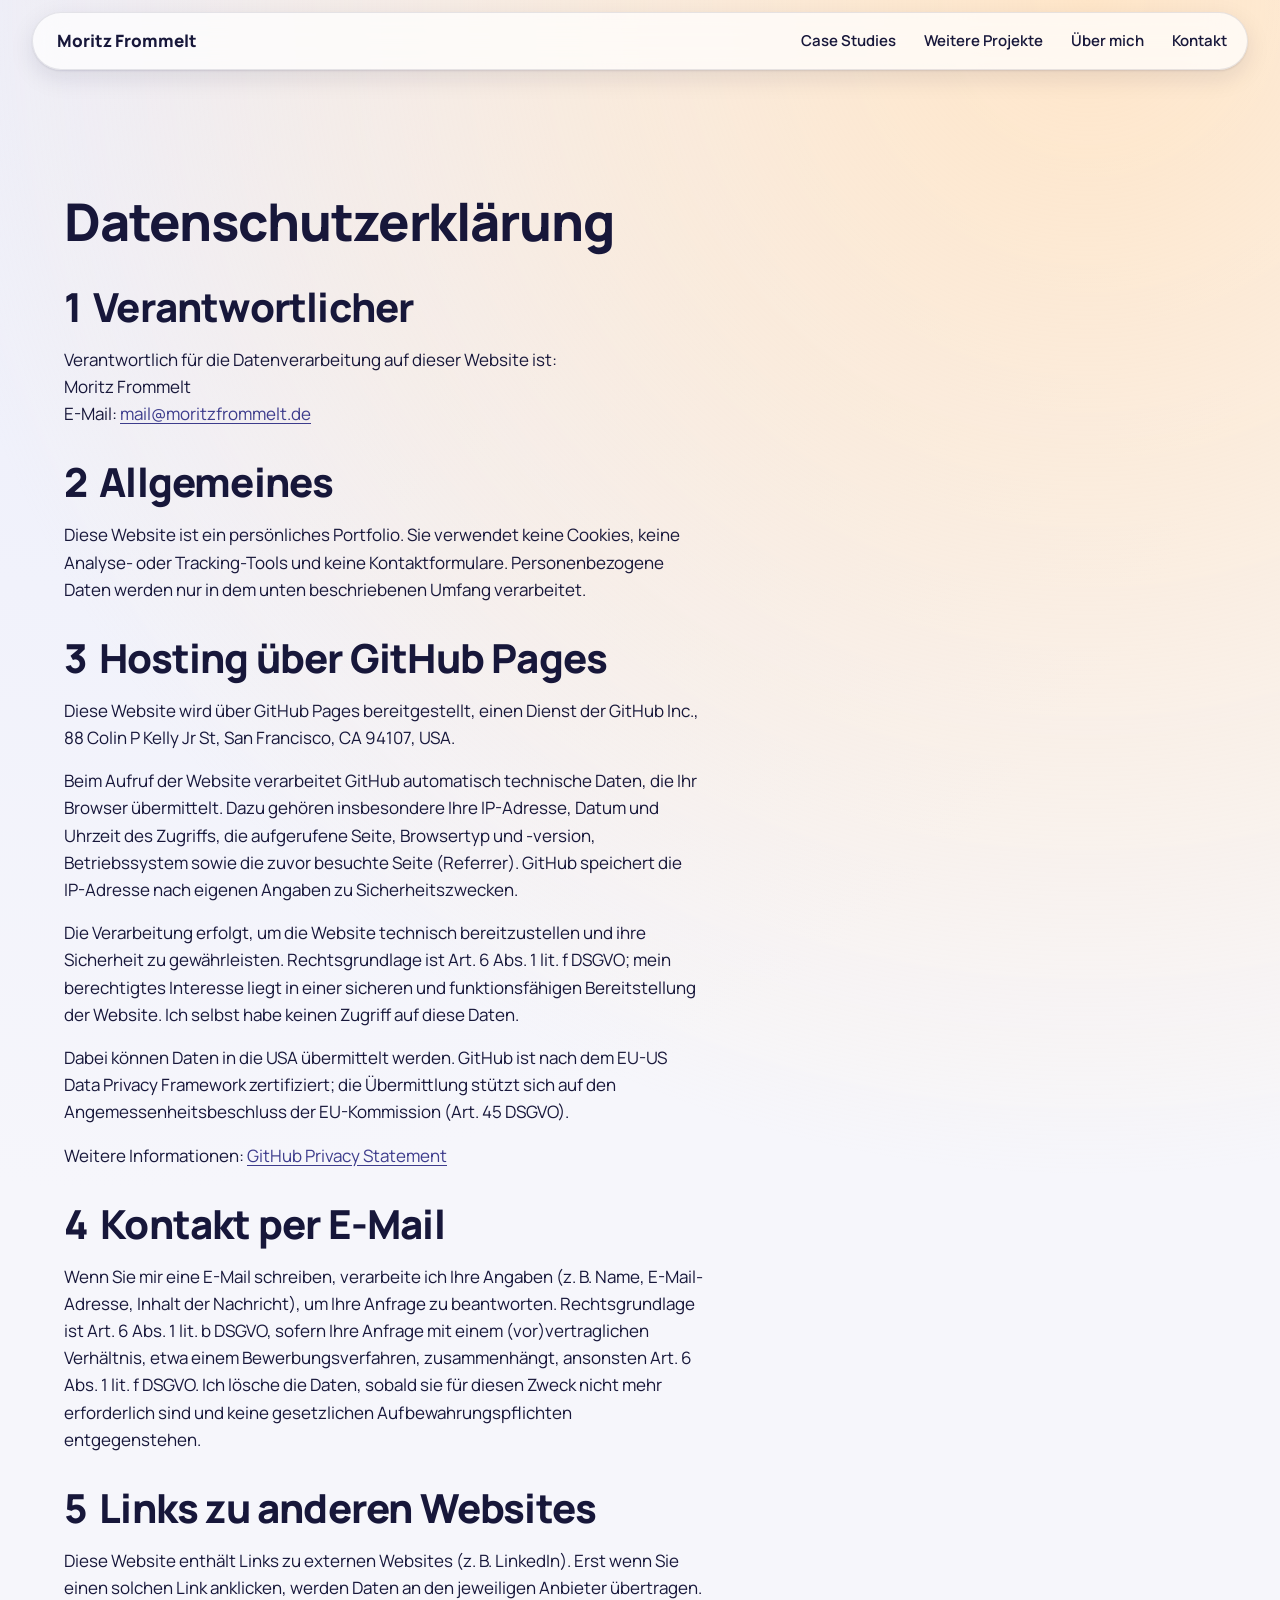
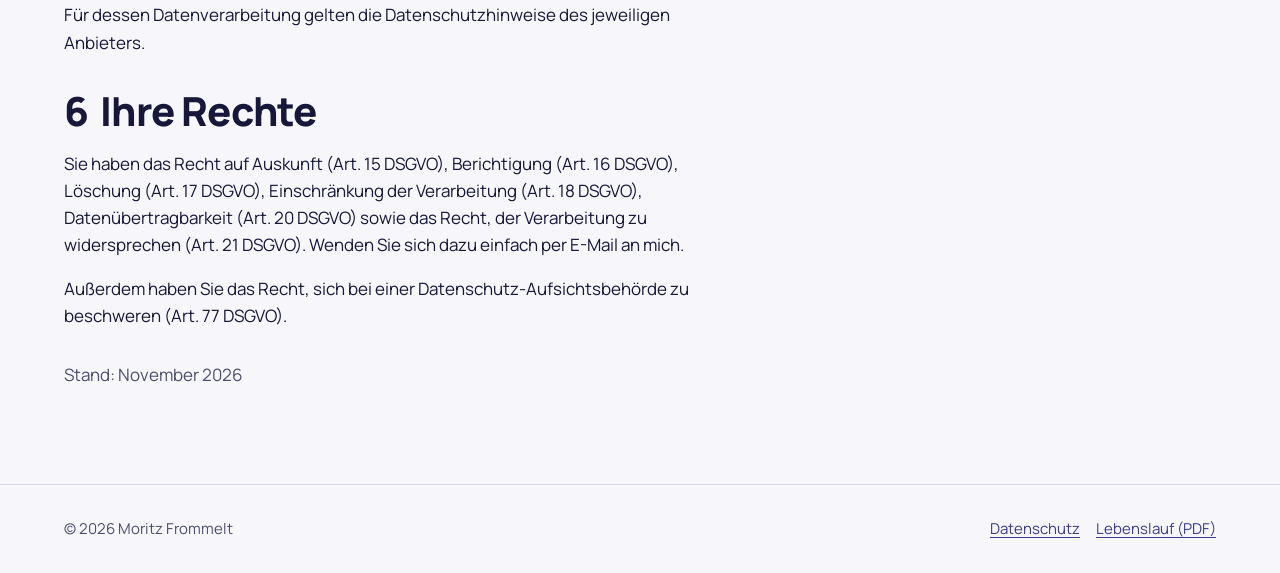
<file: datenschutz.html>
<!doctype html>
<html lang="de">
<head>
  <meta charset="utf-8">
  <meta name="viewport" content="width=device-width, initial-scale=1">
  <meta name="robots" content="noindex, nofollow">
  <title>Datenschutz: Moritz Frommelt</title>
  <meta name="description" content="Datenschutzerklärung der Portfolio-Website von Moritz Frommelt: Hosting über GitHub Pages, Kontakt per E-Mail, Ihre Rechte.">
  <link rel="stylesheet" href="style.css">
</head>
<body>
  <a class="skip-link" href="#inhalt">Zum Inhalt springen</a>

  <div class="hero-zone">
  <header class="site-header">
    <div class="site-header__bar">
      <a class="site-header__name" href="index.html">Moritz Frommelt</a>
      <button class="site-nav-toggle" type="button" aria-expanded="false" aria-controls="hauptnavigation" hidden>
        <svg class="site-nav-toggle__open" viewBox="0 0 24 24" fill="none" stroke="currentColor" stroke-width="2" stroke-linecap="round" aria-hidden="true"><path d="M4 7h16M4 12h16M4 17h16"/></svg>
        <svg class="site-nav-toggle__close" viewBox="0 0 24 24" fill="none" stroke="currentColor" stroke-width="2" stroke-linecap="round" aria-hidden="true"><path d="M6 6l12 12M18 6L6 18"/></svg>
        Menü
      </button>
      <nav class="site-nav" id="hauptnavigation" aria-label="Hauptnavigation">
        <ul>
          <li><a href="index.html#cases">Case Studies</a></li>
          <li><a href="index.html#weitere-projekte">Weitere Projekte</a></li>
          <li><a href="ueber-mich.html">Über mich</a></li>
          <li><a href="index.html#kontakt">Kontakt</a></li>
        </ul>
      </nav>
    </div>
  </header>

    <!-- Text von Moritz vorgegeben (Stand November 2026), keine eigene Rechtsprüfung -->
    <main id="inhalt" class="section" aria-labelledby="datenschutz-titel">
      <div class="container stack-lg">
        <h1 id="datenschutz-titel">Datenschutzerklärung</h1>

        <div class="stack">
          <h2><span class="label-num">1</span>Verantwortlicher</h2>
          <p>Verantwortlich für die Datenverarbeitung auf dieser Website ist:<br>
            Moritz Frommelt<br>
            E-Mail: <a href="mailto:mail@moritzfrommelt.de">mail@moritzfrommelt.de</a></p>
        </div>

        <div class="stack">
          <h2><span class="label-num">2</span>Allgemeines</h2>
          <p>Diese Website ist ein persönliches Portfolio. Sie verwendet keine Cookies, keine Analyse- oder Tracking-Tools und keine Kontaktformulare. Personenbezogene Daten werden nur in dem unten beschriebenen Umfang verarbeitet.</p>
        </div>

        <div class="stack">
          <h2><span class="label-num">3</span>Hosting über GitHub Pages</h2>
          <p>Diese Website wird über GitHub Pages bereitgestellt, einen Dienst der GitHub Inc., 88 Colin P Kelly Jr St, San Francisco, CA 94107, USA.</p>
          <p>Beim Aufruf der Website verarbeitet GitHub automatisch technische Daten, die Ihr Browser übermittelt. Dazu gehören insbesondere Ihre IP-Adresse, Datum und Uhrzeit des Zugriffs, die aufgerufene Seite, Browsertyp und -version, Betriebssystem sowie die zuvor besuchte Seite (Referrer). GitHub speichert die IP-Adresse nach eigenen Angaben zu Sicherheitszwecken.</p>
          <p>Die Verarbeitung erfolgt, um die Website technisch bereitzustellen und ihre Sicherheit zu gewährleisten. Rechtsgrundlage ist Art. 6 Abs. 1 lit. f DSGVO; mein berechtigtes Interesse liegt in einer sicheren und funktionsfähigen Bereitstellung der Website. Ich selbst habe keinen Zugriff auf diese Daten.</p>
          <p>Dabei können Daten in die USA übermittelt werden. GitHub ist nach dem EU-US Data Privacy Framework zertifiziert; die Übermittlung stützt sich auf den Angemessenheitsbeschluss der EU-Kommission (Art. 45 DSGVO).</p>
          <p>Weitere Informationen: <a href="https://docs.github.com/de/site-policy/privacy-policies/github-general-privacy-statement">GitHub Privacy Statement</a></p>
        </div>

        <div class="stack">
          <h2><span class="label-num">4</span>Kontakt per E-Mail</h2>
          <p>Wenn Sie mir eine E-Mail schreiben, verarbeite ich Ihre Angaben (z. B. Name, E-Mail-Adresse, Inhalt der Nachricht), um Ihre Anfrage zu beantworten. Rechtsgrundlage ist Art. 6 Abs. 1 lit. b DSGVO, sofern Ihre Anfrage mit einem (vor)vertraglichen Verhältnis, etwa einem Bewerbungsverfahren, zusammenhängt, ansonsten Art. 6 Abs. 1 lit. f DSGVO. Ich lösche die Daten, sobald sie für diesen Zweck nicht mehr erforderlich sind und keine gesetzlichen Aufbewahrungspflichten entgegenstehen.</p>
        </div>

        <div class="stack">
          <h2><span class="label-num">5</span>Links zu anderen Websites</h2>
          <p>Diese Website enthält Links zu externen Websites (z. B. LinkedIn). Erst wenn Sie einen solchen Link anklicken, werden Daten an den jeweiligen Anbieter übertragen. Für dessen Datenverarbeitung gelten die Datenschutzhinweise des jeweiligen Anbieters.</p>
        </div>

        <div class="stack">
          <h2><span class="label-num">6</span>Ihre Rechte</h2>
          <p>Sie haben das Recht auf Auskunft (Art. 15 DSGVO), Berichtigung (Art. 16 DSGVO), Löschung (Art. 17 DSGVO), Einschränkung der Verarbeitung (Art. 18 DSGVO), Datenübertragbarkeit (Art. 20 DSGVO) sowie das Recht, der Verarbeitung zu widersprechen (Art. 21 DSGVO). Wenden Sie sich dazu einfach per E-Mail an mich.</p>
          <p>Außerdem haben Sie das Recht, sich bei einer Datenschutz-Aufsichtsbehörde zu beschweren (Art. 77 DSGVO).</p>
        </div>

        <p class="muted">Stand: November 2026</p>
      </div>
    </main>
  </div>

  <footer class="site-footer">
    <div class="container site-footer__inner">
      <p>© 2026 Moritz Frommelt</p>
      <ul>
        <!-- <li><a href="impressum.html">Impressum</a></li> -->
        <li><a href="datenschutz.html" aria-current="page">Datenschutz</a></li>
        <li><a href="unterlagen/Lebenslauf_Moritz-Frommelt_final.pdf" target="_blank" rel="noopener">Lebenslauf (PDF)</a></li>
      </ul>
    </div>
  </footer>

  <script>
    // Hauptmenü: unter 60 em aufklappbar, ohne Skript bleibt es sichtbar
    (function () {
      var header = document.querySelector('.site-header');
      var button = header && header.querySelector('.site-nav-toggle');
      if (!button) return;
      header.classList.add('site-header--js');
      button.hidden = false;
      function setOpen(open) {
        header.classList.toggle('is-open', open);
        button.setAttribute('aria-expanded', String(open));
      }
      button.addEventListener('click', function () { setOpen(!header.classList.contains('is-open')); });
      Array.prototype.forEach.call(header.querySelectorAll('.site-nav a'), function (link) {
        link.addEventListener('click', function () { setOpen(false); });
      });
      document.addEventListener('keydown', function (event) {
        if (event.key === 'Escape' && header.classList.contains('is-open')) { setOpen(false); button.focus(); }
      });
      window.matchMedia('(min-width: 60em)').addEventListener('change', function () { setOpen(false); });
    })();
  </script>
</body>
</html>
</file>
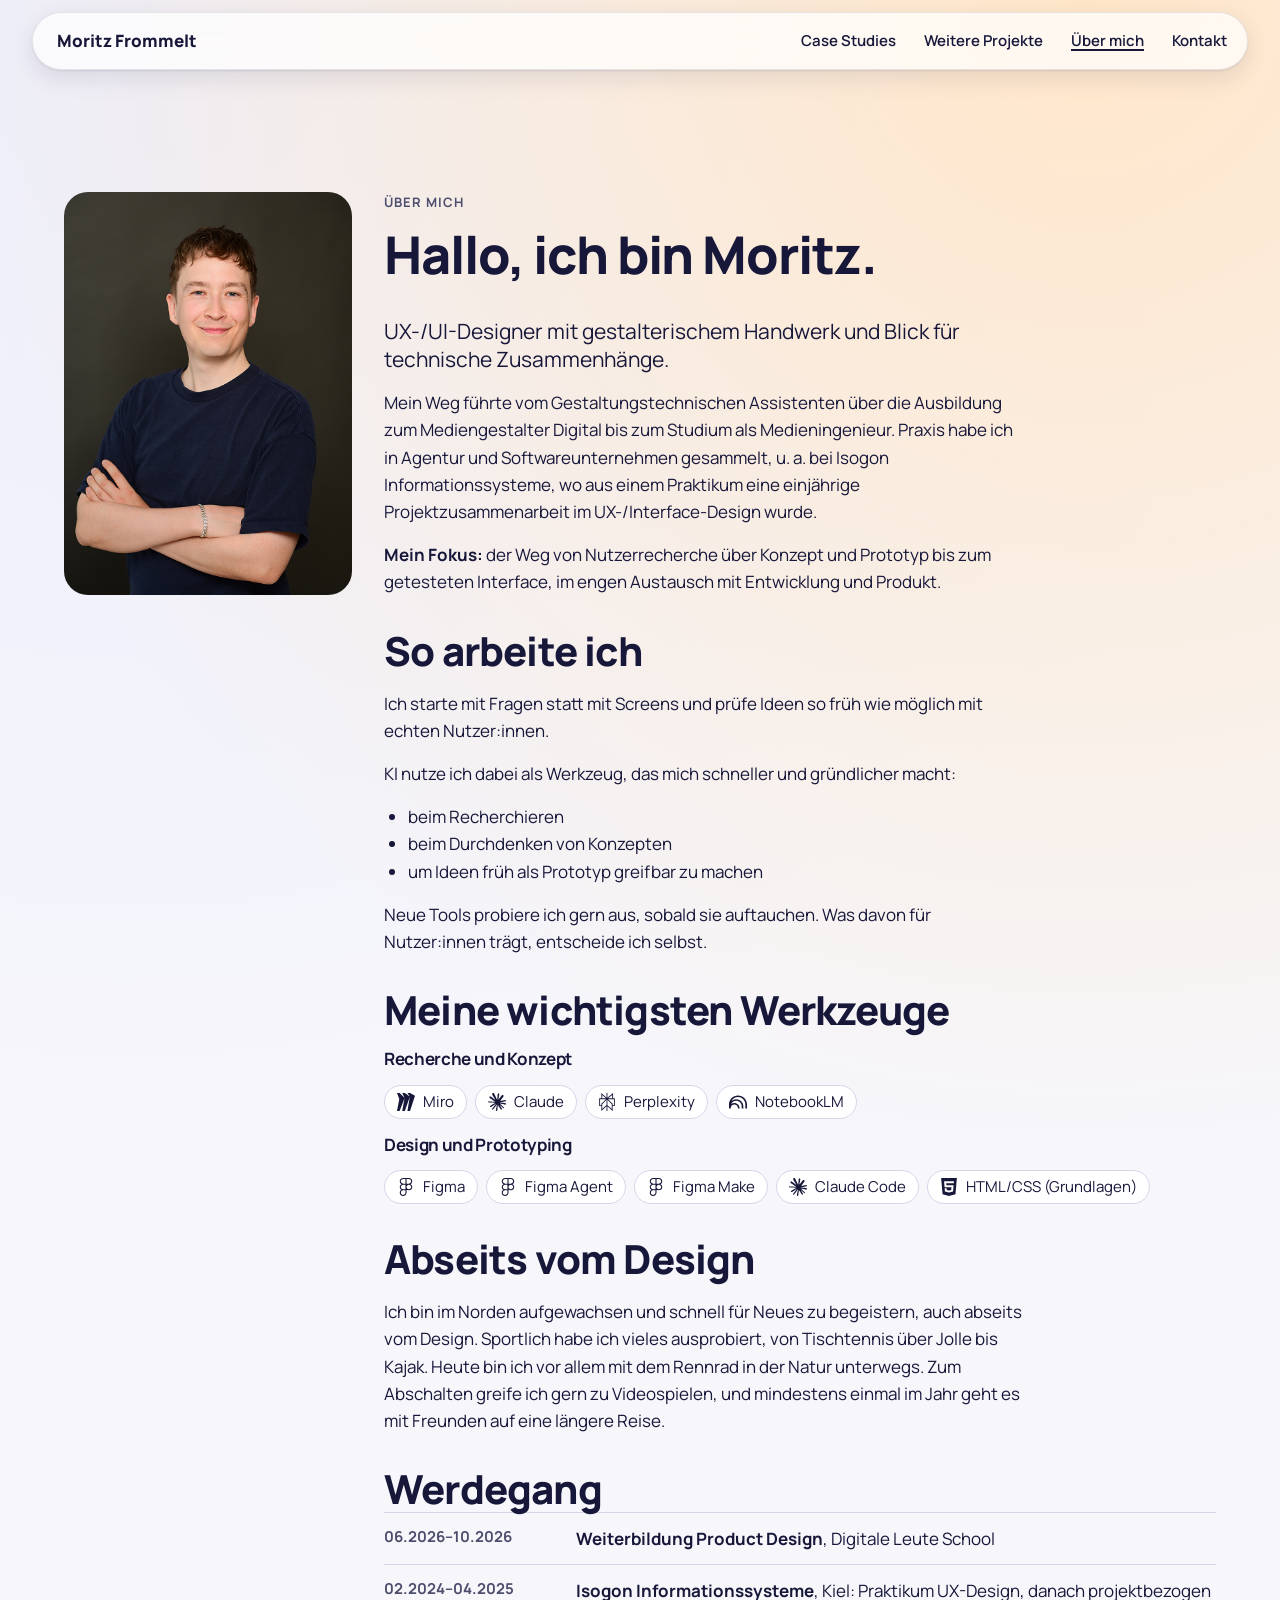
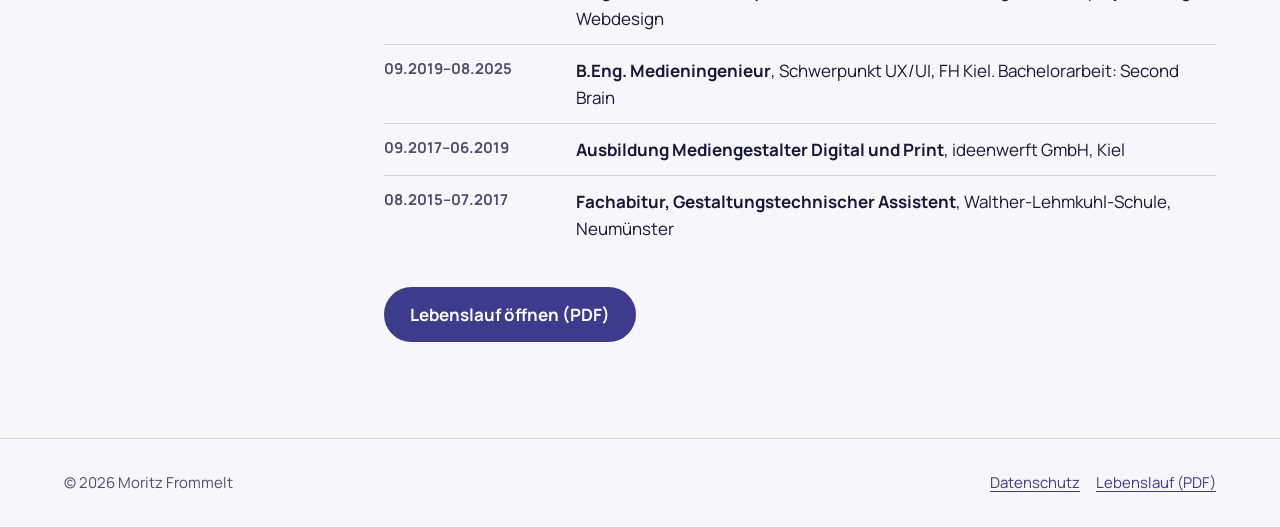
<file: ueber-mich.html>
<!doctype html>
<html lang="de">
<head>
  <meta charset="utf-8">
  <meta name="viewport" content="width=device-width, initial-scale=1">
  <meta name="robots" content="noindex, nofollow">
  <title>Über mich: Moritz Frommelt</title>
  <meta name="description" content="Über Moritz Frommelt: Werdegang, Arbeitsweise und Werkzeuge des UX/UI- und Product Designers aus Kiel.">
  <link rel="stylesheet" href="style.css">
</head>
<body>
  <a class="skip-link" href="#inhalt">Zum Inhalt springen</a>

  <div class="hero-zone">
  <header class="site-header">
    <div class="site-header__bar">
      <a class="site-header__name" href="index.html">Moritz Frommelt</a>
      <button class="site-nav-toggle" type="button" aria-expanded="false" aria-controls="hauptnavigation" hidden>
        <svg class="site-nav-toggle__open" viewBox="0 0 24 24" fill="none" stroke="currentColor" stroke-width="2" stroke-linecap="round" aria-hidden="true"><path d="M4 7h16M4 12h16M4 17h16"/></svg>
        <svg class="site-nav-toggle__close" viewBox="0 0 24 24" fill="none" stroke="currentColor" stroke-width="2" stroke-linecap="round" aria-hidden="true"><path d="M6 6l12 12M18 6L6 18"/></svg>
        Menü
      </button>
      <nav class="site-nav" id="hauptnavigation" aria-label="Hauptnavigation">
        <ul>
          <li><a href="index.html#cases">Case Studies</a></li>
          <li><a href="index.html#weitere-projekte">Weitere Projekte</a></li>
          <li><a href="ueber-mich.html" aria-current="page">Über mich</a></li>
          <li><a href="index.html#kontakt">Kontakt</a></li>
        </ul>
      </nav>
    </div>
  </header>

    <!-- a) Einstieg -->
    <main id="inhalt" class="section" aria-labelledby="ueber-titel">
      <div class="container about">
        <img class="about__portrait" src="media/profil/pb_komprimiert_v3.jpg" width="412" height="577" loading="lazy" decoding="async"
             alt="Moritz Frommelt, lächelnd, mit verschränkten Armen vor dunklem Hintergrund">
        <div class="stack-lg">
          <div class="section__head">
            <span class="eyebrow">Über mich</span>
            <h1 id="ueber-titel">Hallo, ich bin Moritz.</h1>
          </div>

          <!-- b) Werdegang als Fließtext, frühere Fassung, von Moritz bevorzugt -->
          <div class="stack">
            <p class="lead">UX-/UI-Designer mit gestalterischem Handwerk und Blick für technische Zusammenhänge.</p>
            <p>Mein Weg führte vom Gestaltungstechnischen Assistenten über die Ausbildung zum Mediengestalter Digital bis zum Studium als Medieningenieur. Praxis habe ich in Agentur und Softwareunternehmen gesammelt, u. a. bei Isogon Informationssysteme, wo aus einem Praktikum eine einjährige Projektzusammenarbeit im UX-/Interface-Design wurde.</p>
            <p><strong>Mein Fokus:</strong> der Weg von Nutzerrecherche über Konzept und Prototyp bis zum getesteten Interface, im engen Austausch mit Entwicklung und Produkt.</p>
          </div>

          <!-- c) Arbeitsweise -->
          <div class="stack">
            <h2>So arbeite ich</h2>
            <p>Ich starte mit Fragen statt mit Screens und prüfe Ideen so früh wie möglich mit echten Nutzer:innen.</p>
            <p>KI nutze ich dabei als Werkzeug, das mich schneller und gründlicher macht:</p>
            <ul>
              <li>beim Recherchieren</li>
              <li>beim Durchdenken von Konzepten</li>
              <li>um Ideen früh als Prototyp greifbar zu machen</li>
            </ul>
            <p>Neue Tools probiere ich gern aus, sobald sie auftauchen. Was davon für Nutzer:innen trägt, entscheide ich selbst.</p>
          </div>

          <!-- d) Werkzeuge -->
          <div class="stack">
            <h2>Meine wichtigsten Werkzeuge</h2>
            <div class="stack">
              <h3 class="group-title">Recherche und Konzept</h3>
              <ul class="inline-list inline-list--tools">
                <li><span class="tool-logo" style="--logo: url(media/logos/miro.svg)" aria-hidden="true"></span>Miro</li>
                <li><span class="tool-logo" style="--logo: url(media/logos/claude.svg)" aria-hidden="true"></span>Claude</li>
                <li><span class="tool-logo" style="--logo: url(media/logos/perplexity.svg)" aria-hidden="true"></span>Perplexity</li>
                <li><span class="tool-logo" style="--logo: url(media/logos/notebooklm.svg)" aria-hidden="true"></span>NotebookLM</li>
              </ul>
            </div>
            <div class="stack">
              <h3 class="group-title">Design und Prototyping</h3>
              <ul class="inline-list inline-list--tools">
                <li><span class="tool-logo" style="--logo: url(media/logos/figma.svg)" aria-hidden="true"></span>Figma</li>
                <li><span class="tool-logo" style="--logo: url(media/logos/figma.svg)" aria-hidden="true"></span>Figma Agent</li>
                <li><span class="tool-logo" style="--logo: url(media/logos/figma.svg)" aria-hidden="true"></span>Figma Make</li>
                <li><span class="tool-logo" style="--logo: url(media/logos/claude.svg)" aria-hidden="true"></span>Claude Code</li>
                <li><span class="tool-logo" style="--logo: url(media/logos/html5.svg)" aria-hidden="true"></span>HTML/CSS (Grundlagen)</li>
              </ul>
            </div>
          </div>

          <!-- e) Persönliches -->
          <div class="stack">
            <h2>Abseits vom Design</h2>
            <p>Ich bin im Norden aufgewachsen und schnell für Neues zu begeistern, auch abseits vom Design. Sportlich habe ich vieles ausprobiert, von Tischtennis über Jolle bis Kajak. Heute bin ich vor allem mit dem Rennrad in der Natur unterwegs. Zum Abschalten greife ich gern zu Videospielen, und mindestens einmal im Jahr geht es mit Freunden auf eine längere Reise.</p>
          </div>

          <!-- f) Werdegang als Liste -->
          <div class="stack">
            <h2>Werdegang</h2>
            <ol class="timeline">
              <li><time>06.2026–10.2026</time><span><strong>Weiterbildung Product Design</strong>, Digitale Leute School</span></li>
              <li><time>02.2024–04.2025</time><span><strong>Isogon Informationssysteme</strong>, Kiel: Praktikum UX-Design, danach projektbezogen Webdesign</span></li>
              <li><time>09.2019–08.2025</time><span><strong>B.Eng. Medieningenieur</strong>, Schwerpunkt UX/UI, FH Kiel. Bachelorarbeit: Second Brain</span></li>
              <li><time>09.2017–06.2019</time><span><strong>Ausbildung Mediengestalter Digital und Print</strong>, ideenwerft GmbH, Kiel</span></li>
              <li><time>08.2015–07.2017</time><span><strong>Fachabitur, Gestaltungstechnischer Assistent</strong>, Walther-Lehmkuhl-Schule, Neumünster</span></li>
            </ol>
          </div>

          <!-- h) Lebenslauf-Download -->
          <p><a class="button button--primary" href="unterlagen/Lebenslauf_Moritz-Frommelt_final.pdf" target="_blank" rel="noopener">Lebenslauf öffnen (PDF)</a></p>
        </div>
      </div>
    </main>
  </div>

  <footer class="site-footer">
    <div class="container site-footer__inner">
      <p>© 2026 Moritz Frommelt</p>
      <ul>
        <!-- <li><a href="impressum.html">Impressum</a></li> -->
        <li><a href="datenschutz.html">Datenschutz</a></li>
        <li><a href="unterlagen/Lebenslauf_Moritz-Frommelt_final.pdf" target="_blank" rel="noopener">Lebenslauf (PDF)</a></li>
      </ul>
    </div>
  </footer>

  <script>
    // Hauptmenü: unter 60 em aufklappbar, ohne Skript bleibt es sichtbar
    (function () {
      var header = document.querySelector('.site-header');
      var button = header && header.querySelector('.site-nav-toggle');
      if (!button) return;
      header.classList.add('site-header--js');
      button.hidden = false;
      function setOpen(open) {
        header.classList.toggle('is-open', open);
        button.setAttribute('aria-expanded', String(open));
      }
      button.addEventListener('click', function () { setOpen(!header.classList.contains('is-open')); });
      Array.prototype.forEach.call(header.querySelectorAll('.site-nav a'), function (link) {
        link.addEventListener('click', function () { setOpen(false); });
      });
      document.addEventListener('keydown', function (event) {
        if (event.key === 'Escape' && header.classList.contains('is-open')) { setOpen(false); button.focus(); }
      });
      window.matchMedia('(min-width: 60em)').addEventListener('change', function () { setOpen(false); });
    })();
  </script>
</body>
</html>
</file>
<file: style.css>
/* ==========================================================================
   Portfolio Moritz Frommelt – style.css
   1. Variablen (alle Werte stehen nur hier)
   2. Schrift
   3. Grundlagen
   4. Layout
   5. Komponenten
   6. Seiten-Abschnitte
   7. Platzhalter
   8. Bewegung und Transparenz
   Hinweis: Media Queries können keine Variablen lesen – Breakpoints stehen
   deshalb als Zahl in der Query (40em = 640 px, 60em = 960 px).
   ========================================================================== */

/* 1 · Variablen ----------------------------------------------------------- */
:root {
  color-scheme: light;

  /* Farben – Light */
  --color-bg: #F6F6FB;
  --color-surface: #FFFFFF;
  --color-surface-tint: #ECEEFB;
  --color-stage: #E3E5F3;
  --color-stage-light: #E3E5F3; /* App-Komponenten sind für hellen Grund gebaut; bleibt hell, falls Dark Mode zurückkommt */
  --color-text: #17173A;
  --color-text-muted: #4D4E6E;
  --color-primary: #3D3C8C;
  --color-primary-hover: #2E2D6E;
  --color-on-primary: #FFFFFF;
  --color-accent: #FFB45E;
  --color-on-accent: #17173A;
  --color-accent-soft: #FFE6C9;
  --color-glow-accent: var(--color-accent-soft);
  --color-glow-primary: var(--color-surface-tint);
  --color-border: #D4D7EA;
  --color-placeholder: #E6E6E9;
  --color-placeholder-text: #4A4A55;
  --color-placeholder-border: #9A9AA6;
  --color-glass: rgb(255 255 255 / 0.72);
  --color-glass-border: rgb(23 23 58 / 0.10);
  --color-shadow: rgb(23 23 58 / 0.10);

  /* Schrift */
  --font-sans: "Manrope", system-ui, -apple-system, "Segoe UI", Roboto, sans-serif;
  --weight-regular: 400;
  --weight-medium: 500;
  --weight-semibold: 600;
  --weight-bold: 700;
  --weight-extrabold: 800;

  --text-xs: 0.8125rem;
  --text-sm: 0.9375rem;
  --text-base: 1.0625rem;
  --text-lg: 1.3125rem;
  --text-xl: 1.625rem;
  --text-2xs: 0.6875rem;
  --text-2xl: clamp(1.75rem, 4vw, 2.0625rem);
  --text-h2: clamp(2rem, 5vw, 2.5rem);
  --text-3xl: clamp(2.125rem, 6vw, 3.25rem);
  --text-hero: clamp(1.75rem, 4.5vw, 2.75rem);
  --text-stat: clamp(2.5rem, 7vw, 3.5rem);

  --leading-tight: 1.15;
  --leading-snug: 1.35;
  --leading-body: 1.6;
  --tracking-caps: 0.08em;
  --tracking-tight: -0.02em;

  /* Abstände (4er-Raster) */
  --space-1: 0.25rem;
  --space-2: 0.5rem;
  --space-3: 0.75rem;
  --space-4: 1rem;
  --space-5: 1.5rem;
  --space-6: 2rem;
  --space-7: 3rem;
  --space-8: 4rem;
  --space-9: 6rem;
  --space-10: 8rem;

  /* Radien */
  --radius-sm: 0.5rem;
  --radius-md: 1rem;
  --radius-lg: 1.5rem;
  --radius-pill: 999px;

  /* Linien, Schatten, Glas */
  --border-width: 1px;
  --border-width-strong: 2px;
  --focus-width: 3px;
  --focus-offset: 3px;
  --shadow-card: 0 1px 2px var(--color-shadow), 0 8px 24px var(--color-shadow);
  --shadow-screen: 0 4px 16px var(--color-shadow);
  --blur-glass: 16px;
  --shadow-glow: none;

  /* Layout */
  --width-text: 40rem;
  --width-content: 72rem;
  --width-header: 80rem;
  --width-screen: 16.25rem;
  --width-portrait: 18rem;
  --width-avatar: 6rem;
  --size-icon: 1em;
  --gutter: var(--space-4);
  --header-offset: 6rem;
  --header-offset-mobile: 5rem;
  --tabs-top: 5rem;
  --tabs-top-mobile: 4.5rem;
  --height-tabs: 3.5rem;
  --width-timeline-label: 11rem;
  --width-turn-label: 13rem;
  --width-statement: 30ch;
  --size-icon-label: 1.125rem;
  --size-toggle: 2.75rem; /* Mindest-Tippfläche 44 px */
  --width-table: 34rem;
  --height-fuel-bar: 3rem;
  --text-ph: 0.92em;
  --glow-size: 50%;

  /* Bewegung */
  --duration-fast: 150ms;
  --lift-button: -2px;
  --shadow-button-hover: 0 6px 16px var(--color-shadow);
  --easing: ease-out;
}

@media (min-width: 40em) {
  :root { --gutter: var(--space-6); }
}

/* 2 · Schrift ------------------------------------------------------------- */
@font-face {
  font-family: "Manrope";
  src: url("media/fonts/Manrope-Regular.ttf") format("truetype");
  font-weight: 400;
  font-display: swap;
}
@font-face {
  font-family: "Manrope";
  src: url("media/fonts/Manrope-Medium.ttf") format("truetype");
  font-weight: 500;
  font-display: swap;
}
@font-face {
  font-family: "Manrope";
  src: url("media/fonts/Manrope-SemiBold.ttf") format("truetype");
  font-weight: 600;
  font-display: swap;
}
@font-face {
  font-family: "Manrope";
  src: url("media/fonts/Manrope-Bold.ttf") format("truetype");
  font-weight: 700;
  font-display: swap;
}
@font-face {
  font-family: "Manrope";
  src: url("media/fonts/Manrope-ExtraBold.ttf") format("truetype");
  font-weight: 800;
  font-display: swap;
}

/* 3 · Grundlagen ---------------------------------------------------------- */
*,
*::before,
*::after { box-sizing: border-box; }

html {
  scroll-behavior: smooth;
  scroll-padding-top: var(--header-offset-mobile);
  -webkit-text-size-adjust: 100%;
}
@media (min-width: 60em) { html { scroll-padding-top: var(--header-offset); } }

body {
  margin: 0;
  background: var(--color-bg);
  color: var(--color-text);
  font-family: var(--font-sans);
  font-size: var(--text-base);
  font-weight: var(--weight-regular);
  line-height: var(--leading-body);
  overflow-wrap: break-word;
  hyphens: auto;
}

h1, h2, h3, h4 {
  margin: 0;
  line-height: var(--leading-tight);
  letter-spacing: var(--tracking-tight);
  font-weight: var(--weight-extrabold);
  text-wrap: balance;
}
h1 { font-size: var(--text-3xl); }
h2 { font-size: var(--text-h2); }
h3 { font-size: var(--text-lg); font-weight: var(--weight-bold); }
h4 { font-size: var(--text-base); font-weight: var(--weight-bold); }

p { margin: 0; max-width: var(--width-text); }
p + p { margin-top: var(--space-4); }

img, svg { display: block; max-width: 100%; height: auto; }

a { color: var(--color-primary); text-underline-offset: 0.2em; }
a:hover { text-decoration-thickness: var(--border-width-strong); }

:focus-visible {
  outline: var(--focus-width) solid var(--color-primary);
  outline-offset: var(--focus-offset);
  border-radius: var(--radius-sm);
}

ul { margin: 0; padding-left: var(--space-5); }

.visually-hidden {
  position: absolute;
  width: 1px;
  height: 1px;
  overflow: hidden;
  clip-path: inset(50%);
  white-space: nowrap;
}

.skip-link {
  position: absolute;
  left: var(--space-4);
  top: var(--space-4);
  z-index: 100;
  padding: var(--space-3) var(--space-5);
  background: var(--color-primary);
  color: var(--color-on-primary);
  font-weight: var(--weight-bold);
  border-radius: var(--radius-pill);
  transform: translateY(-200%);
}
.skip-link:focus { transform: none; }

/* 4 · Layout -------------------------------------------------------------- */
.container {
  width: 100%;
  max-width: calc(var(--width-content) + 2 * var(--gutter));
  margin-inline: auto;
  padding-inline: var(--gutter);
}

.section { padding-block: var(--space-8); }
.section--tint { background: var(--color-surface-tint); }
.section__head { margin-bottom: var(--space-6); }
.section__head > * + * { margin-top: var(--space-3); }

.stack > * + * { margin-top: var(--space-4); }
.stack-lg > * + * { margin-top: var(--space-6); }

.grid { display: grid; gap: var(--space-5); grid-template-columns: minmax(0, 1fr); }

/* Einspaltige Raster dürfen nie breiter als der Bildschirm werden */
.case-card, .about, .persona, .turn, .turn__row, .meta, .glance dl, .timeline li, .screens { grid-template-columns: minmax(0, 1fr); }

@media (min-width: 40em) {
  .grid--2 { grid-template-columns: repeat(2, minmax(0, 1fr)); }
  .grid--3 { grid-template-columns: repeat(2, minmax(0, 1fr)); }
}
@media (min-width: 60em) {
  .section { padding-block: var(--space-9); }
  .grid--3 { grid-template-columns: repeat(3, minmax(0, 1fr)); }
}

/* 5 · Komponenten --------------------------------------------------------- */

/* Kopfzeile mit Glas: auf allen Breiten fixiert, unter 60 em mit Menü-Button */
.site-header {
  position: fixed;
  top: var(--space-2);
  left: 0;
  right: 0;
  z-index: 50;
  width: 100%;
  max-width: calc(var(--width-header) + 2 * var(--gutter));
  margin-inline: auto;
  padding-inline: var(--gutter);
}
.site-header__bar {
  display: flex;
  flex-wrap: wrap;
  align-items: center;
  gap: var(--space-2) var(--space-4);
  padding: var(--space-2) var(--space-2) var(--space-2) var(--space-5);
  background: var(--color-glass);
  border: var(--border-width) solid var(--color-glass-border);
  border-radius: var(--radius-lg);
  box-shadow: var(--shadow-card);
  -webkit-backdrop-filter: blur(var(--blur-glass));
  backdrop-filter: blur(var(--blur-glass));
}
.site-header__name {
  font-weight: var(--weight-extrabold);
  color: var(--color-text);
  text-decoration: none;
  margin-right: auto;
}
.site-nav-toggle {
  display: inline-flex;
  align-items: center;
  gap: var(--space-2);
  height: var(--size-toggle);
  padding: 0 var(--space-4);
  font: inherit;
  font-size: var(--text-sm);
  font-weight: var(--weight-semibold);
  color: var(--color-text);
  background: var(--color-surface-tint);
  border: 0;
  border-radius: var(--radius-pill);
  cursor: pointer;
}
.site-nav-toggle[hidden] { display: none; }
.site-nav-toggle svg { width: var(--size-icon-label); height: var(--size-icon-label); }
.site-nav-toggle__close,
.site-nav-toggle[aria-expanded="true"] .site-nav-toggle__open { display: none; }
.site-nav-toggle[aria-expanded="true"] .site-nav-toggle__close { display: block; }
.site-nav { width: 100%; }
.site-nav ul {
  display: flex;
  flex-direction: column;
  gap: var(--space-1);
  margin: 0;
  padding: var(--space-2) 0 var(--space-1);
  list-style: none;
}
.site-nav a {
  display: block;
  padding: var(--space-3) var(--space-4);
  color: var(--color-text);
  font-size: var(--text-base);
  font-weight: var(--weight-semibold);
  text-decoration: none;
  white-space: nowrap;
  border-radius: var(--radius-pill);
}
.site-nav a:hover { background: var(--color-surface-tint); }
.site-nav a[aria-current="page"] {
  text-decoration: underline;
  text-decoration-thickness: var(--border-width-strong);
  text-underline-offset: 0.2em;
}
/* Mit Skript: Menü unter 60 em zugeklappt, bis der Button es öffnet */
@media (max-width: 59.99em) {
  .site-header--js .site-nav { display: none; }
  .site-header--js.is-open .site-nav { display: block; }
}

@media (min-width: 60em) {
  .site-header { top: var(--space-3); }
  .site-header__bar { border-radius: var(--radius-pill); flex-wrap: nowrap; }
  .site-nav-toggle,
  .site-nav-toggle[hidden] { display: none; }
  .site-nav,
  .site-header--js .site-nav { display: block; width: auto; }
  .site-nav ul { flex-direction: row; padding: 0; }
  .site-nav a { display: inline-block; padding: var(--space-2) var(--space-3); font-size: var(--text-sm); }
}

/* Buttons */
.button {
  display: inline-flex;
  align-items: center;
  gap: var(--space-2);
  padding: var(--space-3) var(--space-5);
  font-weight: var(--weight-bold);
  text-decoration: none;
  border-radius: var(--radius-pill);
  border: var(--border-width-strong) solid var(--color-primary);
  transition: background-color var(--duration-fast) var(--easing), border-color var(--duration-fast) var(--easing),
              box-shadow var(--duration-fast) var(--easing), transform var(--duration-fast) var(--easing);
}
.button--primary { background: var(--color-primary); color: var(--color-on-primary); box-shadow: var(--shadow-glow); }
.button--secondary { background: transparent; color: var(--color-primary); }
/* Hover: Primär wird dunkler und hebt sich leicht, Sekundär füllt sich zart; kein Unterstrich */
.button:hover { transform: translateY(var(--lift-button)); box-shadow: var(--shadow-button-hover); }
.button--primary:hover { background: var(--color-primary-hover); border-color: var(--color-primary-hover); }
.button--secondary:hover { background: var(--color-surface-tint); }
.button:active { transform: none; box-shadow: none; }

/* Überzeile */
.eyebrow {
  display: block;
  font-size: var(--text-xs);
  font-weight: var(--weight-bold);
  letter-spacing: var(--tracking-caps);
  text-transform: uppercase;
  color: var(--color-text-muted);
}
.eyebrow--accent { color: var(--color-primary); }
/* Nummer vor Überzeile oder Titel, mit Abstand statt Trennzeichen */
.label-num { margin-right: var(--space-3); }

.lead { font-size: var(--text-lg); line-height: var(--leading-snug); }
.muted { color: var(--color-text-muted); }

/* Herkunfts-Etiketten: Symbol + Wort, nie nur Farbe */
.tag {
  display: inline-flex;
  align-items: center;
  gap: var(--space-2);
  padding: var(--space-1) var(--space-3);
  font-size: var(--text-xs);
  font-weight: var(--weight-bold);
  letter-spacing: var(--tracking-caps);
  text-transform: uppercase;
  line-height: var(--leading-snug);
  border-radius: var(--radius-pill);
  border: var(--border-width) solid var(--color-border);
  background: var(--color-surface-tint);
  color: var(--color-text);
  -webkit-hyphens: none;
  hyphens: none;
}
.tag svg { width: var(--size-icon); height: var(--size-icon); flex: none; }
.tag { flex-wrap: wrap; max-width: 100%; }
.tag__detail { min-width: 0; }
.tag__detail { font-weight: var(--weight-medium); text-transform: none; letter-spacing: normal; }
.tag--decision { background: var(--color-primary); color: var(--color-on-primary); border-color: var(--color-primary); }
.tag--rejected { background: transparent; border-style: dashed; color: var(--color-text-muted); }
.tag--finding { background: var(--color-accent); color: var(--color-on-accent); border-color: var(--color-accent); }
.tag--status { background: transparent; }

.tag-list { display: flex; flex-wrap: wrap; gap: var(--space-2); list-style: none; padding: 0; }

/* Karten */
.card {
  background: var(--color-surface);
  border: var(--border-width) solid var(--color-border);
  border-radius: var(--radius-lg);
  padding: var(--space-5);
}
@media (min-width: 40em) { .card { padding: var(--space-6); } }
.card--shadow { box-shadow: var(--shadow-card); }

/* Bühne für App-Screens */
.stage {
  background: var(--color-stage);
  border-radius: var(--radius-md);
  padding: var(--space-5);
  display: flex;
  flex-wrap: wrap;
  justify-content: center;
  align-items: flex-start;
  gap: var(--space-5);
}
.stage--wide { padding: var(--space-4); }
.screen {
  width: var(--width-screen);
  max-width: 100%;
  border-radius: var(--radius-md);
  box-shadow: var(--shadow-screen);
}

/* Bild mit Kontextsatz */
.figure { margin: 0; }
.figure img { border-radius: var(--radius-md); }
.figure__caption {
  margin-top: var(--space-3);
  font-size: var(--text-sm);
  color: var(--color-text-muted);
  max-width: var(--width-text);
}
.figure__caption strong { color: var(--color-text); }

/* Kennzahl */
.stat__value {
  display: block;
  font-size: var(--text-stat);
  font-weight: var(--weight-extrabold);
  line-height: var(--leading-tight);
  letter-spacing: var(--tracking-tight);
  color: var(--color-primary);
}
.stat__label { display: block; margin-top: var(--space-2); max-width: var(--width-text); }

/* Meta-Liste (Rolle, Zeitraum …) */
.meta {
  display: grid;
  gap: var(--space-4);
  margin: 0;
}
@media (min-width: 40em) { .meta { grid-template-columns: repeat(2, minmax(0, 1fr)); } }
@media (min-width: 60em) { .meta { grid-template-columns: repeat(4, minmax(0, 1fr)); } }
.meta dt {
  font-size: var(--text-xs);
  font-weight: var(--weight-bold);
  letter-spacing: var(--tracking-caps);
  text-transform: uppercase;
  color: var(--color-text-muted);
}
.meta dd { margin: var(--space-1) 0 0; font-weight: var(--weight-semibold); }

/* 6 · Seiten-Abschnitte --------------------------------------------------- */

/* Kopfzeile + Einstieg: eine gemeinsame Fläche, der Verlauf endet, wo sie endet */
.hero-zone {
  position: relative;
  padding-top: var(--header-offset-mobile);
  background:
    radial-gradient(circle at 85% 0%, var(--color-glow-accent), transparent var(--glow-size)),
    radial-gradient(circle at 10% 0%, var(--color-glow-primary), transparent var(--glow-size));
}
@media (min-width: 60em) {
  /* Der Header ist fixed und nimmt keinen Platz im Fluss ein: dieser Abstand hält den Titel darunter frei */
  .hero-zone { padding-top: var(--header-offset); }
}

/* Einstieg */
.hero {
  padding-block: var(--space-9) var(--space-8);
}
.hero__inner > * + * { margin-top: var(--space-5); }
.hero h1 { max-width: 30ch; font-size: var(--text-hero); }
.hero__actions { display: flex; flex-wrap: wrap; gap: var(--space-3); }
.case-hero h1 { font-size: var(--text-3xl); max-width: 22ch; }

/* Case-Karte */
.case-card {
  display: grid;
  grid-template-columns: minmax(0, 1fr);
  background: var(--color-surface);
  border: var(--border-width) solid var(--color-border);
  border-radius: var(--radius-lg);
  overflow: hidden;
  box-shadow: var(--shadow-card);
}
@media (min-width: 60em) {
  .case-card { grid-template-columns: minmax(0, 1fr) minmax(0, 1fr); }
  .case-card--reverse .case-card__media { order: -1; }
}
.case-card--teaser { box-shadow: none; }

.case-card__content {
  display: flex;
  flex-direction: column;
  gap: var(--space-4);
  padding: var(--space-5);
}
@media (min-width: 40em) { .case-card__content { padding: var(--space-6); } }
@media (min-width: 60em) { .case-card__content { padding: var(--space-7); justify-content: center; } }

.case-card__media {
  background: var(--color-stage);
  display: flex;
  align-items: center;
  justify-content: center;
  padding: var(--space-6);
  min-height: 16rem;
}

.case-card h3 { font-size: var(--text-xl); }
.case-card h3 a { color: var(--color-text); text-decoration: none; }
.case-card h3 a:hover { text-decoration: underline; }

.case-card__divider {
  margin: 0;
  border: none;
  border-top: var(--border-width) solid var(--color-border);
}

.case-stats {
  display: grid;
  grid-template-columns: minmax(0, 1fr);
  gap: var(--space-4);
  margin: 0;
}
.case-stats__item {
  display: flex;
  flex-direction: column;
  align-items: flex-start;
  gap: var(--space-2);
  padding-top: var(--space-4);
  border-top: var(--border-width) solid var(--color-border);
}
.case-stats__item:first-child { padding-top: 0; border-top: none; }

@media (min-width: 30em) {
  .case-stats { grid-template-columns: repeat(3, minmax(0, 1fr)); gap: var(--space-5); align-items: start; }
  .case-stats__item {
    padding-top: 0;
    border-top: none;
    padding-left: var(--space-5);
    border-left: var(--border-width) solid var(--color-border);
  }
  .case-stats__item:first-child { padding-left: 0; border-left: none; }
}

.case-stats dt {
  margin: 0;
  font-size: var(--text-2xl);
  font-weight: var(--weight-extrabold);
  color: var(--color-text);
  line-height: var(--leading-tight);
  white-space: nowrap;
}
.case-stats dd {
  margin: 0;
  font-size: var(--text-xs);
  color: var(--color-text-muted);
  max-width: 12rem;
}

.tag--kpi {
  padding: var(--space-1) var(--space-2);
  font-size: var(--text-2xs);
  background: var(--color-surface-tint);
  color: var(--color-text-muted);
  border-color: var(--color-border);
}

.case-stats__note {
  margin: 0;
  font-size: var(--text-xs);
  color: var(--color-text-muted);
}

/* Kachel „Weitere Arbeiten" */
.work-tile { display: flex; flex-direction: column; gap: var(--space-3); }
.work-tile img { border-radius: var(--radius-md); }
.work-tile h3 { font-size: var(--text-lg); }

/* Über mich */
.about { display: grid; gap: var(--space-6); }
@media (min-width: 60em) { .about { grid-template-columns: var(--width-portrait) minmax(0, 1fr); align-items: start; } }
.about__portrait { border-radius: var(--radius-lg); width: var(--width-portrait); max-width: 100%; }
.timeline { list-style: none; padding: 0; margin: 0; }
.timeline li {
  display: grid;
  gap: var(--space-1);
  padding-block: var(--space-3);
  border-top: var(--border-width) solid var(--color-border);
}
@media (min-width: 40em) { .timeline li { grid-template-columns: var(--width-timeline-label) minmax(0, 1fr); gap: var(--space-4); } }
.timeline time { font-size: var(--text-sm); font-weight: var(--weight-bold); color: var(--color-text-muted); }
/* Gruppenüberschrift (h3) über einer .inline-list, eine Stufe ruhiger als h3 */
.group-title { font-size: var(--text-base); }
.inline-list { display: flex; flex-wrap: wrap; gap: var(--space-2); list-style: none; padding: 0; }
.inline-list li {
  padding: var(--space-1) var(--space-3);
  font-size: var(--text-sm);
  border: var(--border-width) solid var(--color-border);
  border-radius: var(--radius-pill);
  background: var(--color-surface);
}
/* Werkzeuge mit einfarbigem Logo (Simple Icons, CC0) in Textfarbe */
.inline-list--tools li { display: inline-flex; align-items: center; gap: var(--space-2); }
.tool-logo {
  flex: none;
  width: var(--size-icon-label);
  height: var(--size-icon-label);
  background-color: currentColor;
  -webkit-mask: var(--logo) center / contain no-repeat;
  mask: var(--logo) center / contain no-repeat;
}

/* Kontakt */
.contact { text-align: left; }
.contact__links { display: flex; flex-wrap: wrap; gap: var(--space-3); align-items: center; }

/* Fußzeile */
.site-footer {
  padding-block: var(--space-6);
  border-top: var(--border-width) solid var(--color-border);
  font-size: var(--text-sm);
  color: var(--color-text-muted);
}
.site-footer__inner { display: flex; flex-wrap: wrap; justify-content: space-between; gap: var(--space-3); }
.site-footer ul { display: flex; gap: var(--space-4); list-style: none; padding: 0; }

/* Case Study */
.case-hero { padding-block: var(--space-7) var(--space-6); }
.case-hero__inner > * + * { margin-top: var(--space-5); }
.breadcrumb { font-size: var(--text-sm); font-weight: var(--weight-semibold); }

.glance {
  background: var(--color-surface-tint);
  border-radius: var(--radius-lg);
  padding: var(--space-5);
}
@media (min-width: 40em) { .glance { padding: var(--space-6); } }
.glance dl { display: grid; gap: var(--space-4); margin: var(--space-4) 0 0; }
@media (min-width: 60em) { .glance dl { grid-template-columns: repeat(3, minmax(0, 1fr)); gap: var(--space-6); } }
.glance dt { font-weight: var(--weight-extrabold); }
.glance dd { margin: var(--space-1) 0 0; }

/* Kapitel-Tabs: wie Reiter an einem Papierstapel, kleben unter der Kopfzeile */
.chapter-tabs {
  position: sticky;
  top: var(--tabs-top-mobile);
  z-index: 40;
  background: var(--color-bg);
}
@media (min-width: 60em) { .chapter-tabs { top: var(--tabs-top); } }
.chapter-tabs__list {
  display: flex;
  gap: var(--space-1);
  margin: 0;
  padding: var(--space-3) 0 0;
  list-style: none;
  overflow-x: auto;
  scrollbar-width: none;
  border-bottom: var(--border-width) solid var(--color-border);
}
.chapter-tabs__list::-webkit-scrollbar { display: none; }
.chapter-tabs__list li { flex: none; }
.chapter-tabs a {
  display: block;
  margin-bottom: calc(var(--border-width) * -1);
  padding: var(--space-2) var(--space-4);
  font-size: var(--text-sm);
  font-weight: var(--weight-semibold);
  white-space: nowrap;
  text-decoration: none;
  color: var(--color-text-muted);
  background: var(--color-surface-tint);
  border: var(--border-width) solid var(--color-border);
  border-top: var(--focus-width) solid transparent;
  border-radius: var(--radius-sm) var(--radius-sm) 0 0;
}
.chapter-tabs a:hover { color: var(--color-text); }
.chapter-tabs a[aria-current] {
  color: var(--color-text);
  font-weight: var(--weight-bold);
  background: var(--color-bg);
  border-top-color: var(--color-primary);
  border-bottom-color: var(--color-bg);
}
.chapter-tabs a:focus-visible { outline-offset: calc(var(--focus-width) * -1); }
html:has(.chapter-tabs) { scroll-padding-top: calc(var(--tabs-top-mobile) + var(--height-tabs)); }
@media (min-width: 60em) { html:has(.chapter-tabs) { scroll-padding-top: calc(var(--tabs-top) + var(--height-tabs)); } }

.chapter { padding-block: var(--space-7); border-top: var(--border-width) solid var(--color-border); }
.chapter > .container > * + * { margin-top: var(--space-5); }
.chapter__number { color: var(--color-primary); }

/* Wendepunkt */
.turn {
  display: grid;
  gap: var(--space-4);
  background: var(--color-surface);
  border: var(--border-width) solid var(--color-border);
  border-radius: var(--radius-lg);
  padding: var(--space-5);
}
@media (min-width: 40em) { .turn { padding: var(--space-6); } }
.turn__row { display: grid; gap: var(--space-2); }
@media (min-width: 60em) { .turn__row { grid-template-columns: var(--width-turn-label) minmax(0, 1fr); gap: var(--space-4); align-items: start; } }
.turn__rejected p { color: var(--color-text-muted); }

/* Persona */
.persona { display: grid; gap: var(--space-5); }
@media (min-width: 40em) { .persona { grid-template-columns: var(--width-avatar) minmax(0, 1fr); } }
.persona__avatar {
  width: var(--width-avatar);
  aspect-ratio: 1;
  padding: var(--space-4);
  border-radius: var(--radius-pill);
  background: var(--color-surface-tint);
  color: var(--color-text);
}
.persona__avatar svg { width: 100%; height: 100%; }
.persona dl { display: grid; gap: var(--space-4); margin: 0; }
@media (min-width: 60em) { .persona dl { grid-template-columns: repeat(2, minmax(0, 1fr)); } }
.persona dt { font-weight: var(--weight-bold); }
.persona dd { margin: var(--space-1) 0 0; }

.quote {
  margin: 0;
  padding-left: var(--space-5);
  border-left: var(--focus-width) solid var(--color-accent);
  font-size: var(--text-lg);
  line-height: var(--leading-snug);
  font-weight: var(--weight-semibold);
}
.quote footer { margin-top: var(--space-3); }

/* Key Screens */
.screens { display: grid; gap: var(--space-6); }
@media (min-width: 40em) { .screens { grid-template-columns: repeat(2, minmax(0, 1fr)); } }
@media (min-width: 60em) { .screens { grid-template-columns: repeat(3, minmax(0, 1fr)); } }
.screens .stage { padding: var(--space-4); }

/* Speicher-Grafik (Kapitel Problem): Zeitstrahl 0–3:30 h, Spalten im Verhältnis 90 : 120 Minuten */
.fuel { display: grid; gap: var(--space-5); }
.fuel__title {
  margin: 0;
  font-size: var(--text-base);
  font-weight: var(--weight-bold);
  line-height: var(--leading-tight);
}
.fuel__timeline {
  display: grid;
  grid-template-columns: 3fr 4fr;
}
.fuel__cut {
  grid-column: 2;
  padding: 0 0 var(--space-2) var(--space-2);
  border-left: var(--border-width-strong) solid var(--color-text);
  font-size: var(--text-sm);
  font-weight: var(--weight-bold);
}
.fuel__seg { grid-row: 2; height: var(--height-fuel-bar); }
.fuel__seg--store {
  grid-column: 1;
  background: var(--color-primary);
  border-radius: var(--radius-sm) 0 0 var(--radius-sm);
}
.fuel__seg--intake {
  grid-column: 2;
  background: var(--color-accent-soft);
  border: var(--border-width) solid var(--color-accent);
  border-left: var(--border-width-strong) solid var(--color-text);
  border-radius: 0 var(--radius-sm) var(--radius-sm) 0;
}
.fuel__seg-label {
  grid-row: 3;
  margin: var(--space-3) 0 0;
  padding-right: var(--space-3);
  font-size: var(--text-sm);
  font-weight: var(--weight-semibold);
  line-height: var(--leading-snug);
}
.fuel__seg-label--intake { padding: 0 0 0 var(--space-2); }
.fuel__seg-label .muted { font-weight: var(--weight-regular); }
.fuel__time {
  grid-row: 4;
  margin-top: var(--space-3);
  font-size: var(--text-xs);
  font-weight: var(--weight-semibold);
  color: var(--color-text-muted);
}
.fuel__time--cut { grid-column: 2; padding-left: var(--space-2); }
.fuel__time--end { grid-column: 2; justify-self: end; }
.nowrap { white-space: nowrap; }

/* Komponenten-Ausschnitt: eigene Radien der App behalten */
.figure .component-shot { border-radius: 0; }
.stage--light { background: var(--color-stage-light); }

/* Kernaussage: getönte Fläche mit Label (Erkenntnis, HMW-Frage, Lösungsidee) */
.statement {
  max-width: var(--width-text);
  padding: var(--space-5) var(--space-6);
  background: var(--color-surface-tint);
  border-radius: var(--radius-md);
}
.statement__label {
  display: flex;
  align-items: center;
  gap: var(--space-2);
  margin-bottom: var(--space-3);
  font-size: var(--text-xs);
  font-weight: var(--weight-bold);
  letter-spacing: var(--tracking-caps);
  text-transform: uppercase;
  color: var(--color-text-muted);
}
.statement__label svg { width: var(--size-icon-label); height: var(--size-icon-label); flex: none; }
.statement p {
  font-size: var(--text-xl);
  font-weight: var(--weight-medium);
  line-height: var(--leading-snug);
}

/* Vorgehen in vier Schritten */
.steps {
  display: grid;
  gap: var(--space-3);
  grid-template-columns: minmax(0, 1fr);
  list-style: none;
  padding: 0;
  margin: 0;
}
@media (min-width: 40em) { .steps { grid-template-columns: repeat(2, minmax(0, 1fr)); } }
@media (min-width: 60em) { .steps { grid-template-columns: repeat(4, minmax(0, 1fr)); } }
.steps__item {
  background: var(--color-surface);
  border-radius: var(--radius-md);
  padding: var(--space-4);
}
.steps__item p { margin: var(--space-2) 0 0; font-size: var(--text-sm); }

/* Tabelle (KI-Werkzeuge) */
.table-scroll { overflow-x: auto; }
.data-table {
  width: 100%;
  min-width: var(--width-table);
  border-collapse: collapse;
  font-size: var(--text-sm);
}
.data-table th,
.data-table td {
  padding: var(--space-3) var(--space-4) var(--space-3) 0;
  border-bottom: var(--border-width) solid var(--color-border);
  text-align: left;
  vertical-align: top;
}
.data-table thead th {
  font-size: var(--text-xs);
  letter-spacing: var(--tracking-caps);
  text-transform: uppercase;
  color: var(--color-text-muted);
}
.data-table tbody th { font-weight: var(--weight-bold); }

/* Umfrage-Ausschnitt: zeigt einen Bereich des langen Screenshots */
.crop {
  position: relative;
  overflow: hidden;
  border-radius: var(--radius-md);
  background: var(--color-surface);
  aspect-ratio: var(--crop-ratio);
}
.crop img {
  position: absolute;
  max-width: none;
  width: var(--crop-scale);
  left: var(--crop-x);
  top: var(--crop-y);
}

/* 7 · Platzhalter --------------------------------------------------------- */
.ph {
  display: inline;
  padding: 0 var(--space-1);
  background: var(--color-placeholder);
  color: var(--color-placeholder-text);
  border: var(--border-width) dashed var(--color-placeholder-border);
  border-radius: var(--radius-sm);
  font-weight: var(--weight-semibold);
  font-size: var(--text-ph);
  -webkit-box-decoration-break: clone;
  box-decoration-break: clone;
}
.ph-img {
  display: grid;
  place-items: center;
  width: 100%;
  aspect-ratio: var(--ph-ratio, 16 / 10);
  padding: var(--space-4);
  background: var(--color-placeholder);
  color: var(--color-placeholder-text);
  border: var(--border-width-strong) dashed var(--color-placeholder-border);
  border-radius: var(--radius-md);
  font-size: var(--text-sm);
  font-weight: var(--weight-semibold);
  text-align: center;
}

/* 8 · Bewegung und Transparenz ------------------------------------------- */
@media (prefers-reduced-motion: reduce) {
  html { scroll-behavior: auto; }
  *, *::before, *::after { transition: none !important; animation: none !important; }
  .button:hover { transform: none; }
}

@media (prefers-reduced-transparency: reduce) {
  .site-header__bar {
    background: var(--color-surface);
    -webkit-backdrop-filter: none;
    backdrop-filter: none;
  }
}
@supports not ((backdrop-filter: blur(1px)) or (-webkit-backdrop-filter: blur(1px))) {
  .site-header__bar { background: var(--color-surface); }
}
</file>
